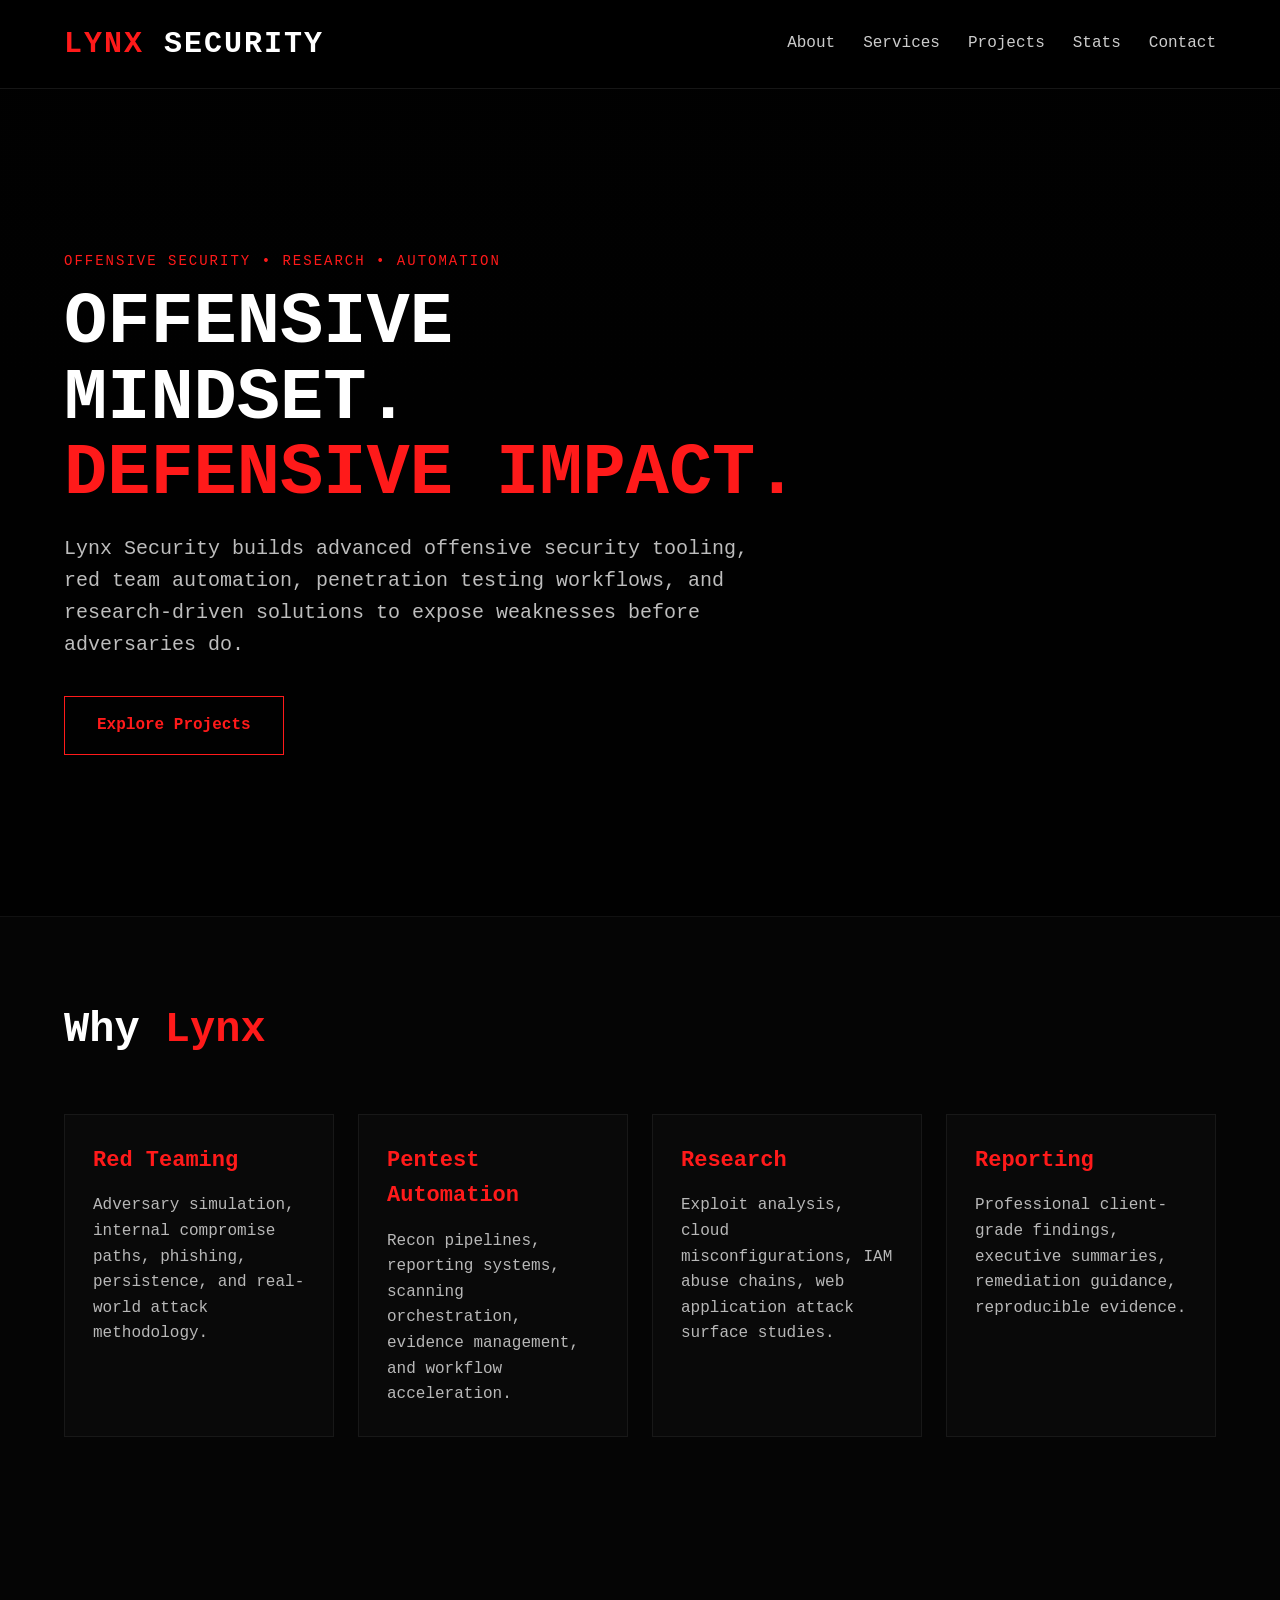
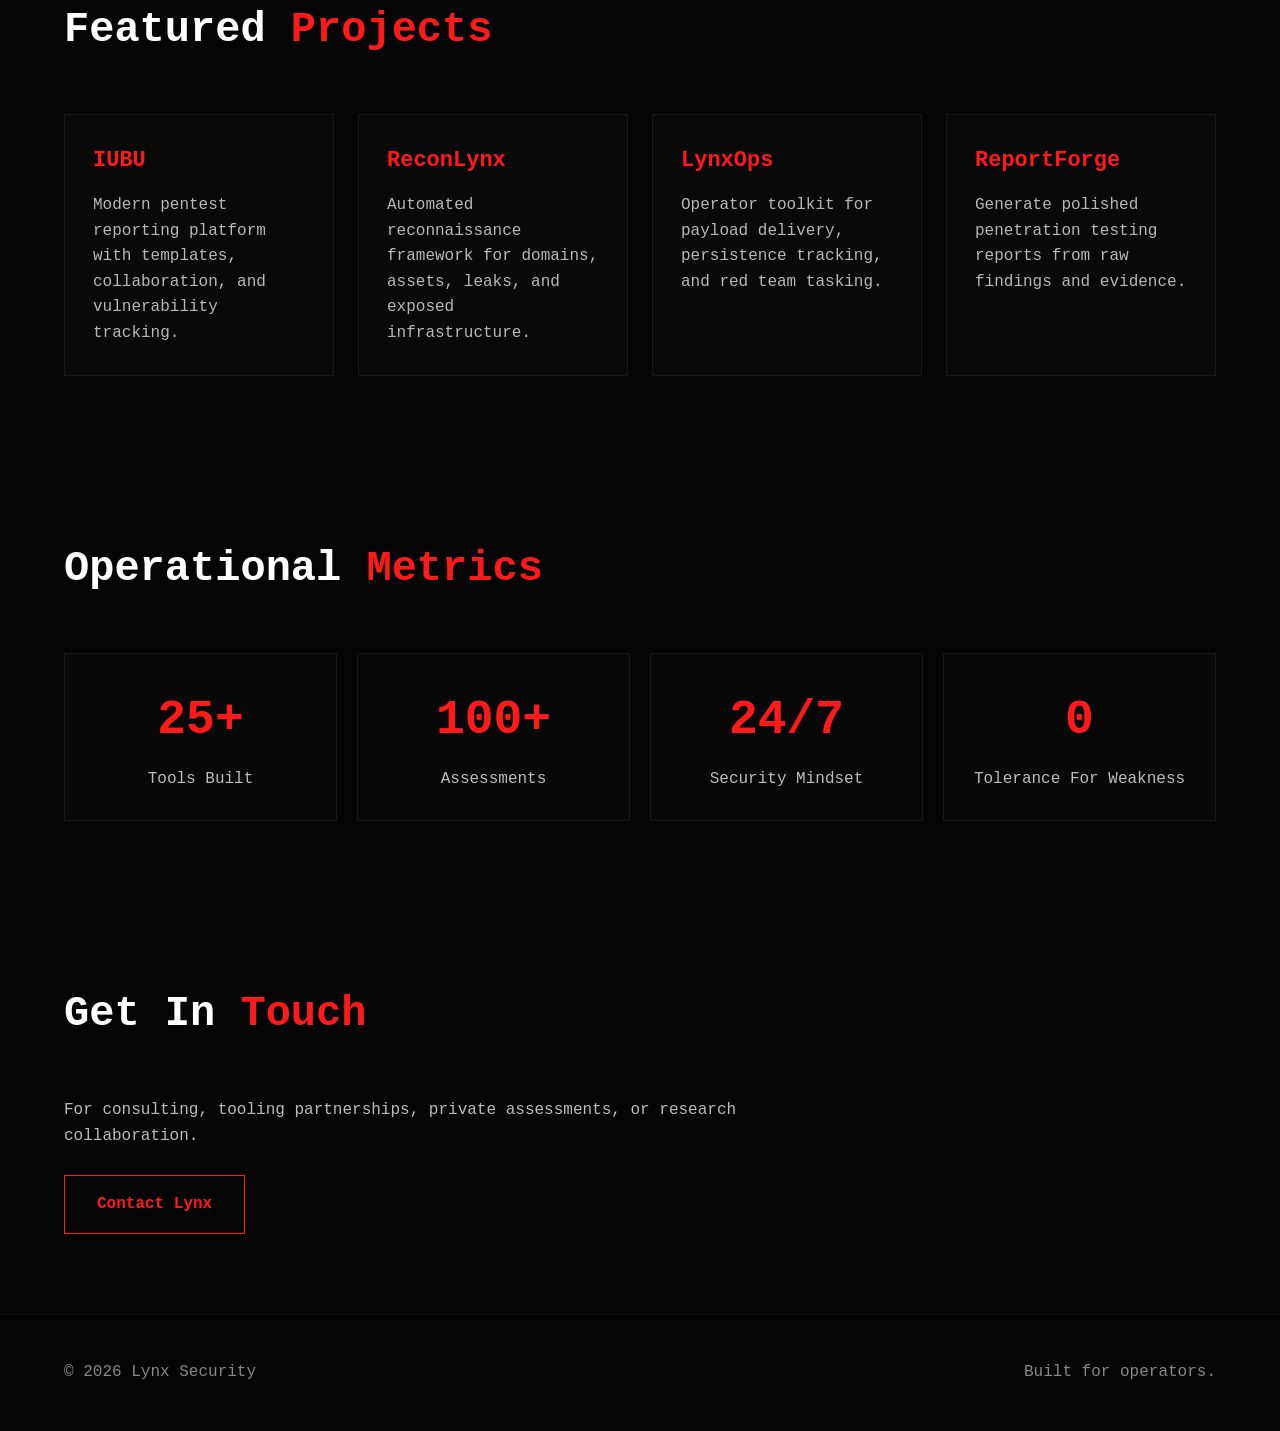
<file: index.html>
<!DOCTYPE html>
<html lang="en">
<head>
<meta charset="UTF-8">
<meta name="viewport" content="width=device-width, initial-scale=1.0">
<title>Lynx Security</title>
<style>
*{
    margin:0;
    padding:0;
    box-sizing:border-box;
}

body{
    background:#050505;
    color:#ffffff;
    font-family:Consolas, monospace;
    line-height:1.6;
}

a{
    text-decoration:none;
    color:inherit;
}

.container{
    width:90%;
    max-width:1400px;
    margin:auto;
}

header{
    border-bottom:1px solid #161616;
    background:#000;
    position:sticky;
    top:0;
    z-index:1000;
}

nav{
    display:flex;
    justify-content:space-between;
    align-items:center;
    padding:20px 0;
}

.logo{
    font-size:30px;
    font-weight:900;
    color:#ff1a1a;
    letter-spacing:2px;
}

.logo span{
    color:#fff;
}

nav ul{
    list-style:none;
    display:flex;
    gap:28px;
}

nav ul li a{
    color:#ccc;
    transition:0.2s;
}

nav ul li a:hover{
    color:#ff1a1a;
}

.hero{
    min-height:92vh;
    display:flex;
    align-items:center;
    background:
    linear-gradient(rgba(0,0,0,.75), rgba(0,0,0,.88)),
    url("https://images.unsplash.com/photo-1518770660439-4636190af475?auto=format&fit=crop&w=1600&q=80");
    background-size:cover;
    background-position:center;
    border-bottom:1px solid #111;
}

.hero-content{
    max-width:760px;
    padding:80px 0;
}

.tag{
    color:#ff1a1a;
    margin-bottom:14px;
    font-size:14px;
    letter-spacing:2px;
}

.hero h1{
    font-size:72px;
    line-height:1.05;
    margin-bottom:20px;
}

.hero h1 span{
    color:#ff1a1a;
}

.hero p{
    color:#bdbdbd;
    font-size:20px;
    max-width:700px;
    margin-bottom:35px;
}

.btn{
    display:inline-block;
    padding:16px 32px;
    border:1px solid #ff1a1a;
    color:#ff1a1a;
    font-weight:bold;
    transition:.25s;
}

.btn:hover{
    background:#ff1a1a;
    color:#000;
}

.section{
    padding:80px 0;
}

.section-title{
    font-size:42px;
    margin-bottom:50px;
}

.section-title span{
    color:#ff1a1a;
}

.grid{
    display:grid;
    grid-template-columns:repeat(auto-fit,minmax(260px,1fr));
    gap:24px;
}

.card{
    border:1px solid #181818;
    background:#090909;
    padding:28px;
    transition:.25s;
}

.card:hover{
    border-color:#ff1a1a;
    transform:translateY(-4px);
}

.card h3{
    color:#ff1a1a;
    margin-bottom:15px;
    font-size:22px;
}

.card p{
    color:#b8b8b8;
}

.stats{
    display:grid;
    grid-template-columns:repeat(auto-fit,minmax(220px,1fr));
    gap:20px;
}

.stat{
    text-align:center;
    padding:28px;
    border:1px solid #181818;
    background:#080808;
}

.stat h2{
    color:#ff1a1a;
    font-size:48px;
}

.stat p{
    color:#bcbcbc;
    margin-top:8px;
}

footer{
    border-top:1px solid #111;
    padding:45px 0;
    color:#888;
}

footer .foot{
    display:flex;
    justify-content:space-between;
    flex-wrap:wrap;
    gap:20px;
}

@media(max-width:900px){

.hero h1{
    font-size:52px;
}

nav{
    flex-direction:column;
    gap:18px;
}

nav ul{
    flex-wrap:wrap;
    justify-content:center;
}
}

@media(max-width:600px){

.hero h1{
    font-size:40px;
}

.hero p{
    font-size:17px;
}

.section-title{
    font-size:32px;
}
}
</style>
</head>
<body>

<header>
<div class="container">
<nav>
<div class="logo">LYNX <span>SECURITY</span></div>

<ul>
<li><a href="#about">About</a></li>
<li><a href="#services">Services</a></li>
<li><a href="#projects">Projects</a></li>
<li><a href="#stats">Stats</a></li>
<li><a href="#contact">Contact</a></li>
</ul>
</nav>
</div>
</header>

<section class="hero">
<div class="container">
<div class="hero-content">
<div class="tag">OFFENSIVE SECURITY • RESEARCH • AUTOMATION</div>
<h1>OFFENSIVE MINDSET.<br><span>DEFENSIVE IMPACT.</span></h1>
<p>
Lynx Security builds advanced offensive security tooling, red team automation,
penetration testing workflows, and research-driven solutions to expose weaknesses before adversaries do.
</p>
<a href="#projects" class="btn">Explore Projects</a>
</div>
</div>
</section>

<section class="section" id="about">
<div class="container">
<h2 class="section-title">Why <span>Lynx</span></h2>

<div class="grid">
<div class="card">
<h3>Red Teaming</h3>
<p>Adversary simulation, internal compromise paths, phishing, persistence, and real-world attack methodology.</p>
</div>

<div class="card">
<h3>Pentest Automation</h3>
<p>Recon pipelines, reporting systems, scanning orchestration, evidence management, and workflow acceleration.</p>
</div>

<div class="card">
<h3>Research</h3>
<p>Exploit analysis, cloud misconfigurations, IAM abuse chains, web application attack surface studies.</p>
</div>

<div class="card">
<h3>Reporting</h3>
<p>Professional client-grade findings, executive summaries, remediation guidance, reproducible evidence.</p>
</div>
</div>
</div>
</section>

<section class="section" id="projects">
<div class="container">
<h2 class="section-title">Featured <span>Projects</span></h2>

<div class="grid">
<div class="card">
<h3>IUBU</h3>
<p>Modern pentest reporting platform with templates, collaboration, and vulnerability tracking.</p>
</div>

<div class="card">
<h3>ReconLynx</h3>
<p>Automated reconnaissance framework for domains, assets, leaks, and exposed infrastructure.</p>
</div>

<div class="card">
<h3>LynxOps</h3>
<p>Operator toolkit for payload delivery, persistence tracking, and red team tasking.</p>
</div>

<div class="card">
<h3>ReportForge</h3>
<p>Generate polished penetration testing reports from raw findings and evidence.</p>
</div>
</div>
</div>
</section>

<section class="section" id="stats">
<div class="container">
<h2 class="section-title">Operational <span>Metrics</span></h2>

<div class="stats">
<div class="stat">
<h2>25+</h2>
<p>Tools Built</p>
</div>

<div class="stat">
<h2>100+</h2>
<p>Assessments</p>
</div>

<div class="stat">
<h2>24/7</h2>
<p>Security Mindset</p>
</div>

<div class="stat">
<h2>0</h2>
<p>Tolerance For Weakness</p>
</div>
</div>
</div>
</section>

<section class="section" id="contact">
<div class="container">
<h2 class="section-title">Get In <span>Touch</span></h2>
<p style="color:#bcbcbc; max-width:700px; margin-bottom:25px;">
For consulting, tooling partnerships, private assessments, or research collaboration.
</p>
<a href="mailto:contact@lynx-security.com" class="btn">Contact Lynx</a>
</div>
</section>

<footer>
<div class="container">
<div class="foot">
<div>© 2026 Lynx Security</div>
<div>Built for operators.</div>
</div>
</div>
</footer>

</body>
</html>
</file>
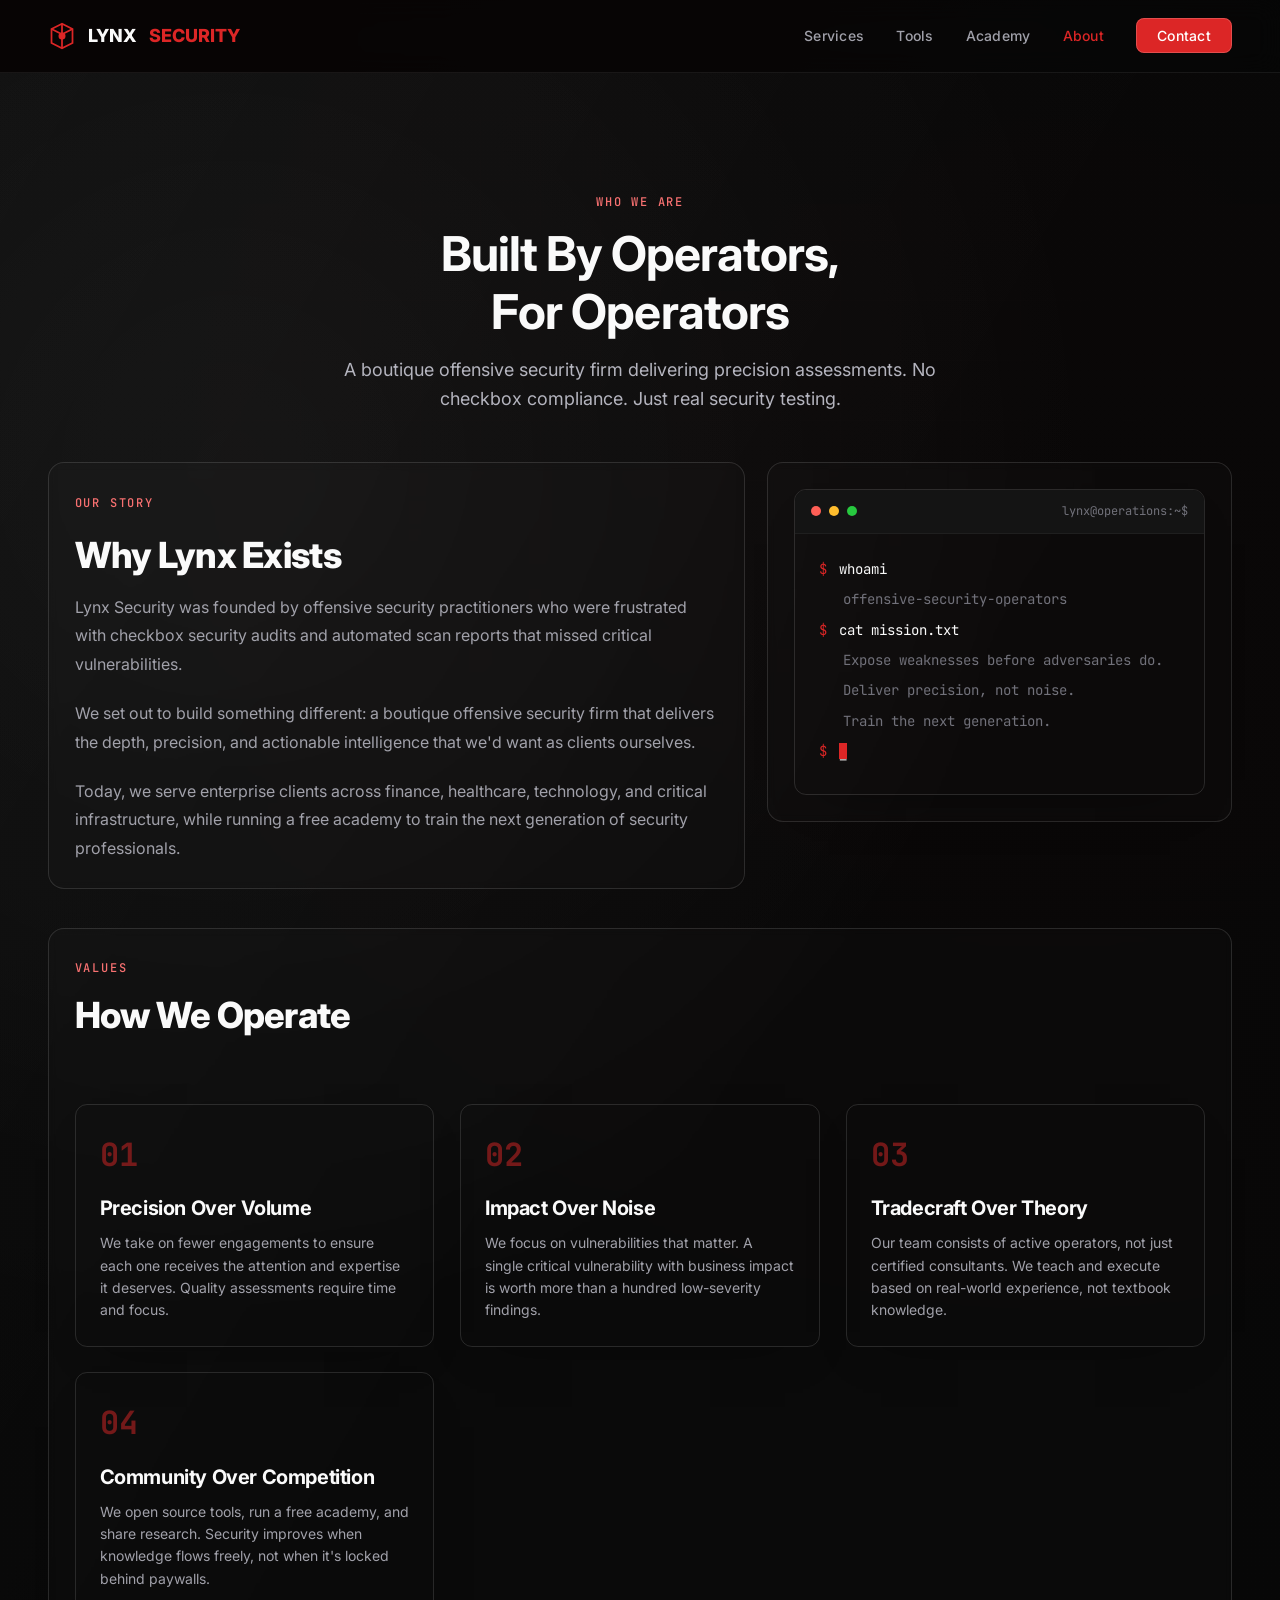
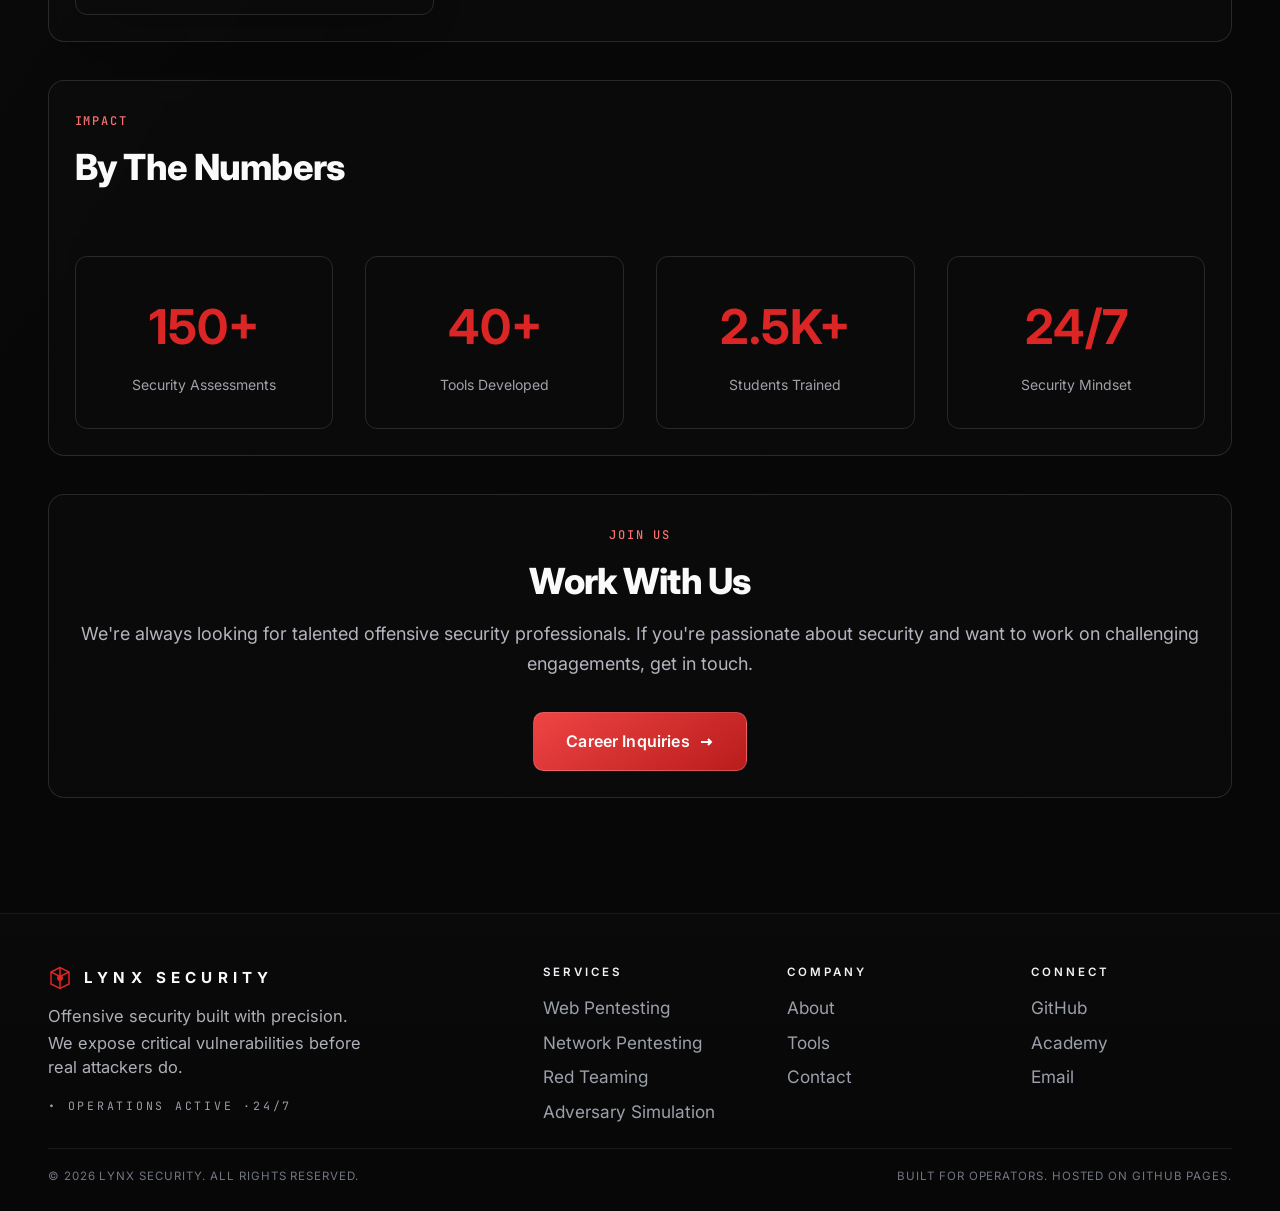
<file: pages/about.html>
<!DOCTYPE html>
<html lang="en">
<head>
    <meta charset="UTF-8">
    <meta name="viewport" content="width=device-width, initial-scale=1.0">
    <title>About | Lynx Security</title>
    <meta name="description" content="Elite offensive security firm built by operators. Learn about our mission, values, and team of professional security researchers.">
    <link rel="preconnect" href="https://fonts.googleapis.com">
    <link rel="preconnect" href="https://fonts.gstatic.com" crossorigin>
    <link href="https://fonts.googleapis.com/css2?family=Inter:wght@300;400;500;600;700;800&family=JetBrains+Mono:wght@400;500&display=swap" rel="stylesheet">
    <link rel="stylesheet" href="../css/style.css">
</head>
<body>
    <div class="grid-bg" aria-hidden="true"></div>
    
    <header class="header" id="header">
        <div class="container">
            <nav class="nav" role="navigation" aria-label="Main navigation">
                <a href="../index.html" class="logo" aria-label="Lynx Security Home">
                    <svg class="logo-icon" viewBox="0 0 32 32" fill="none" aria-hidden="true">
                        <path d="M16 2L4 8v16l12 6 12-6V8L16 2z" stroke="currentColor" stroke-width="2"/>
                        <path d="M16 2v28M4 8l12 6 12-6" stroke="currentColor" stroke-width="2"/>
                        <circle cx="16" cy="16" r="4" fill="currentColor"/>
                    </svg>
                    <span class="logo-text">LYNX</span>
                    <span class="logo-accent">SECURITY</span>
                </a>
                
                <ul class="nav-menu" role="menubar">
                    <li role="none"><a href="services.html" class="nav-link" role="menuitem">Services</a></li>
                    <li role="none"><a href="tools.html" class="nav-link" role="menuitem">Tools</a></li>
                    <li role="none"><a href="https://wiki.lynx-security.study" class="nav-link" role="menuitem">Academy</a></li>
                    <li role="none"><a href="about.html" class="nav-link is-active" role="menuitem">About</a></li>
                    <li role="none"><a href="contact.html" class="nav-link nav-link--cta" role="menuitem">Contact</a></li>
                </ul>
                
                <button class="nav-toggle" aria-label="Toggle navigation" aria-expanded="false">
                    <span></span>
                    <span></span>
                    <span></span>
                </button>
            </nav>
        </div>
    </header>

    <main>
        <section class="section about-page">
            <div class="container">
                <header class="about-page__hero reveal">
                    <span class="section-tag">Who We Are</span>
                    <h1 class="page-header__title">Built By Operators,<br>For Operators</h1>
                    <p class="page-header__subtitle">A boutique offensive security firm delivering precision assessments. No checkbox compliance. Just real security testing.</p>
                </header>

                <div class="about-page__story">
                    <div class="about-page__panel reveal">
                        <span class="section-tag">Our Story</span>
                        <h2 class="section-title">Why Lynx Exists</h2>
                        <div class="prose-stack">
                            <p>Lynx Security was founded by offensive security practitioners who were frustrated with checkbox security audits and automated scan reports that missed critical vulnerabilities.</p>
                            <p>We set out to build something different: a boutique offensive security firm that delivers the depth, precision, and actionable intelligence that we'd want as clients ourselves.</p>
                            <p>Today, we serve enterprise clients across finance, healthcare, technology, and critical infrastructure, while running a free academy to train the next generation of security professionals.</p>
                        </div>
                    </div>

                    <div class="about-page__panel reveal">
                        <div class="terminal-card">
                            <div class="terminal-header">
                                <span class="terminal-dot terminal-dot--red" aria-hidden="true"></span>
                                <span class="terminal-dot terminal-dot--yellow" aria-hidden="true"></span>
                                <span class="terminal-dot terminal-dot--green" aria-hidden="true"></span>
                                <span class="terminal-title">lynx@operations:~$</span>
                            </div>
                            <div class="terminal-body">
                                <div class="terminal-line">
                                    <span class="terminal-prompt">$</span>
                                    <span class="terminal-command">whoami</span>
                                </div>
                                <div class="terminal-line terminal-output">offensive-security-operators</div>
                                <div class="terminal-line">
                                    <span class="terminal-prompt">$</span>
                                    <span class="terminal-command">cat mission.txt</span>
                                </div>
                                <div class="terminal-line terminal-output">Expose weaknesses before adversaries do.</div>
                                <div class="terminal-line terminal-output">Deliver precision, not noise.</div>
                                <div class="terminal-line terminal-output">Train the next generation.</div>
                                <div class="terminal-line">
                                    <span class="terminal-prompt">$</span>
                                    <span class="terminal-cursor" aria-hidden="true">_</span>
                                </div>
                            </div>
                        </div>
                    </div>
                </div>

                <section class="about-page__values reveal" aria-label="Lynx values">
                    <header class="section-header">
                        <span class="section-tag">Values</span>
                        <h2 class="section-title">How We Operate</h2>
                    </header>
                    <div class="feature-grid">
                        <div class="feature-item">
                            <div class="value-item__index">01</div>
                            <h4 class="value-item__title">Precision Over Volume</h4>
                            <p class="value-item__desc">We take on fewer engagements to ensure each one receives the attention and expertise it deserves. Quality assessments require time and focus.</p>
                        </div>
                        <div class="feature-item">
                            <div class="value-item__index">02</div>
                            <h4 class="value-item__title">Impact Over Noise</h4>
                            <p class="value-item__desc">We focus on vulnerabilities that matter. A single critical vulnerability with business impact is worth more than a hundred low-severity findings.</p>
                        </div>
                        <div class="feature-item">
                            <div class="value-item__index">03</div>
                            <h4 class="value-item__title">Tradecraft Over Theory</h4>
                            <p class="value-item__desc">Our team consists of active operators, not just certified consultants. We teach and execute based on real-world experience, not textbook knowledge.</p>
                        </div>
                        <div class="feature-item">
                            <div class="value-item__index">04</div>
                            <h4 class="value-item__title">Community Over Competition</h4>
                            <p class="value-item__desc">We open source tools, run a free academy, and share research. Security improves when knowledge flows freely, not when it's locked behind paywalls.</p>
                        </div>
                    </div>
                </section>

                <section class="about-page__stats reveal" aria-label="Impact metrics">
                    <header class="section-header">
                        <span class="section-tag">Impact</span>
                        <h2 class="section-title">By The Numbers</h2>
                    </header>
                    <div class="stats-grid">
                        <div class="stat-card">
                            <div class="stat-card__value">150+</div>
                            <div class="stat-card__label">Security Assessments</div>
                        </div>
                        <div class="stat-card">
                            <div class="stat-card__value">40+</div>
                            <div class="stat-card__label">Tools Developed</div>
                        </div>
                        <div class="stat-card">
                            <div class="stat-card__value">2.5K+</div>
                            <div class="stat-card__label">Students Trained</div>
                        </div>
                        <div class="stat-card">
                            <div class="stat-card__value">24/7</div>
                            <div class="stat-card__label">Security Mindset</div>
                        </div>
                    </div>
                </section>

                <section class="about-page__cta reveal" aria-label="Work with Lynx">
                    <span class="section-tag">Join Us</span>
                    <h2 class="section-title">Work With Us</h2>
                    <p class="contact-desc">We're always looking for talented offensive security professionals. If you're passionate about security and want to work on challenging engagements, get in touch.</p>
                    <a href="contact.html" class="btn btn--primary btn--large">
                        <span>Career Inquiries</span>
                        <svg class="btn-icon" viewBox="0 0 16 16" fill="none" aria-hidden="true">
                            <path d="M3 8h10M10 5l3 3-3 3" stroke="currentColor" stroke-width="2"/>
                        </svg>
                    </a>
                </section>
            </div>
        </section>
    </main>

    <footer class="footer">
        <div class="container">
            <div class="footer-grid">
                <div class="footer-brand">
                    <a href="../index.html" class="footer-logo">
                        <svg class="footer-logo__icon" viewBox="0 0 32 32" fill="none" aria-hidden="true">
                            <path d="M16 2L4 8v16l12 6 12-6V8L16 2z" stroke="currentColor" stroke-width="2"/>
                            <path d="M16 2v28M4 8l12 6 12-6" stroke="currentColor" stroke-width="2"/>
                            <circle cx="16" cy="16" r="4" fill="currentColor"/>
                        </svg>
                        <span class="footer-logo__text">LYNX SECURITY</span>
                    </a>
                    <p class="footer-tagline">Offensive security built with precision.</p>
                </div>
                
                <nav class="footer-nav" aria-label="Footer navigation">
                    <div class="footer-nav__col">
                        <h4 class="footer-nav__title">Services</h4>
                        <ul class="footer-nav__list">
                            <li><a href="web-pentesting.html">Web Pentesting</a></li>
                            <li><a href="network-pentesting.html">Network Pentesting</a></li>
                            <li><a href="red-teaming.html">Red Teaming</a></li>
                            <li><a href="adversary-simulation.html">Adversary Simulation</a></li>
                        </ul>
                    </div>
                    <div class="footer-nav__col">
                        <h4 class="footer-nav__title">Company</h4>
                        <ul class="footer-nav__list">
                            <li><a href="about.html">About</a></li>
                            <li><a href="tools.html">Tools</a></li>
                            <li><a href="contact.html">Contact</a></li>
                        </ul>
                    </div>
                    <div class="footer-nav__col">
                        <h4 class="footer-nav__title">Connect</h4>
                        <ul class="footer-nav__list">
                            <li><a href="https://github.com/lynx-security" target="_blank" rel="noopener noreferrer">GitHub</a></li>
                            <li><a href="https://wiki.lynx-security.study">Academy</a></li>
                            <li><a href="mailto:contact@lynx-security.study">Email</a></li>
                        </ul>
                    </div>
                </nav>
            </div>
            
            <div class="footer-bottom">
                <p class="footer-copyright">© 2026 Lynx Security. All rights reserved.</p>
                <p class="footer-built">Built for operators. Hosted on GitHub Pages.</p>
            </div>
        </div>
    </footer>

    <script src="../js/main.js" defer></script>
</body>
</html>
</file>
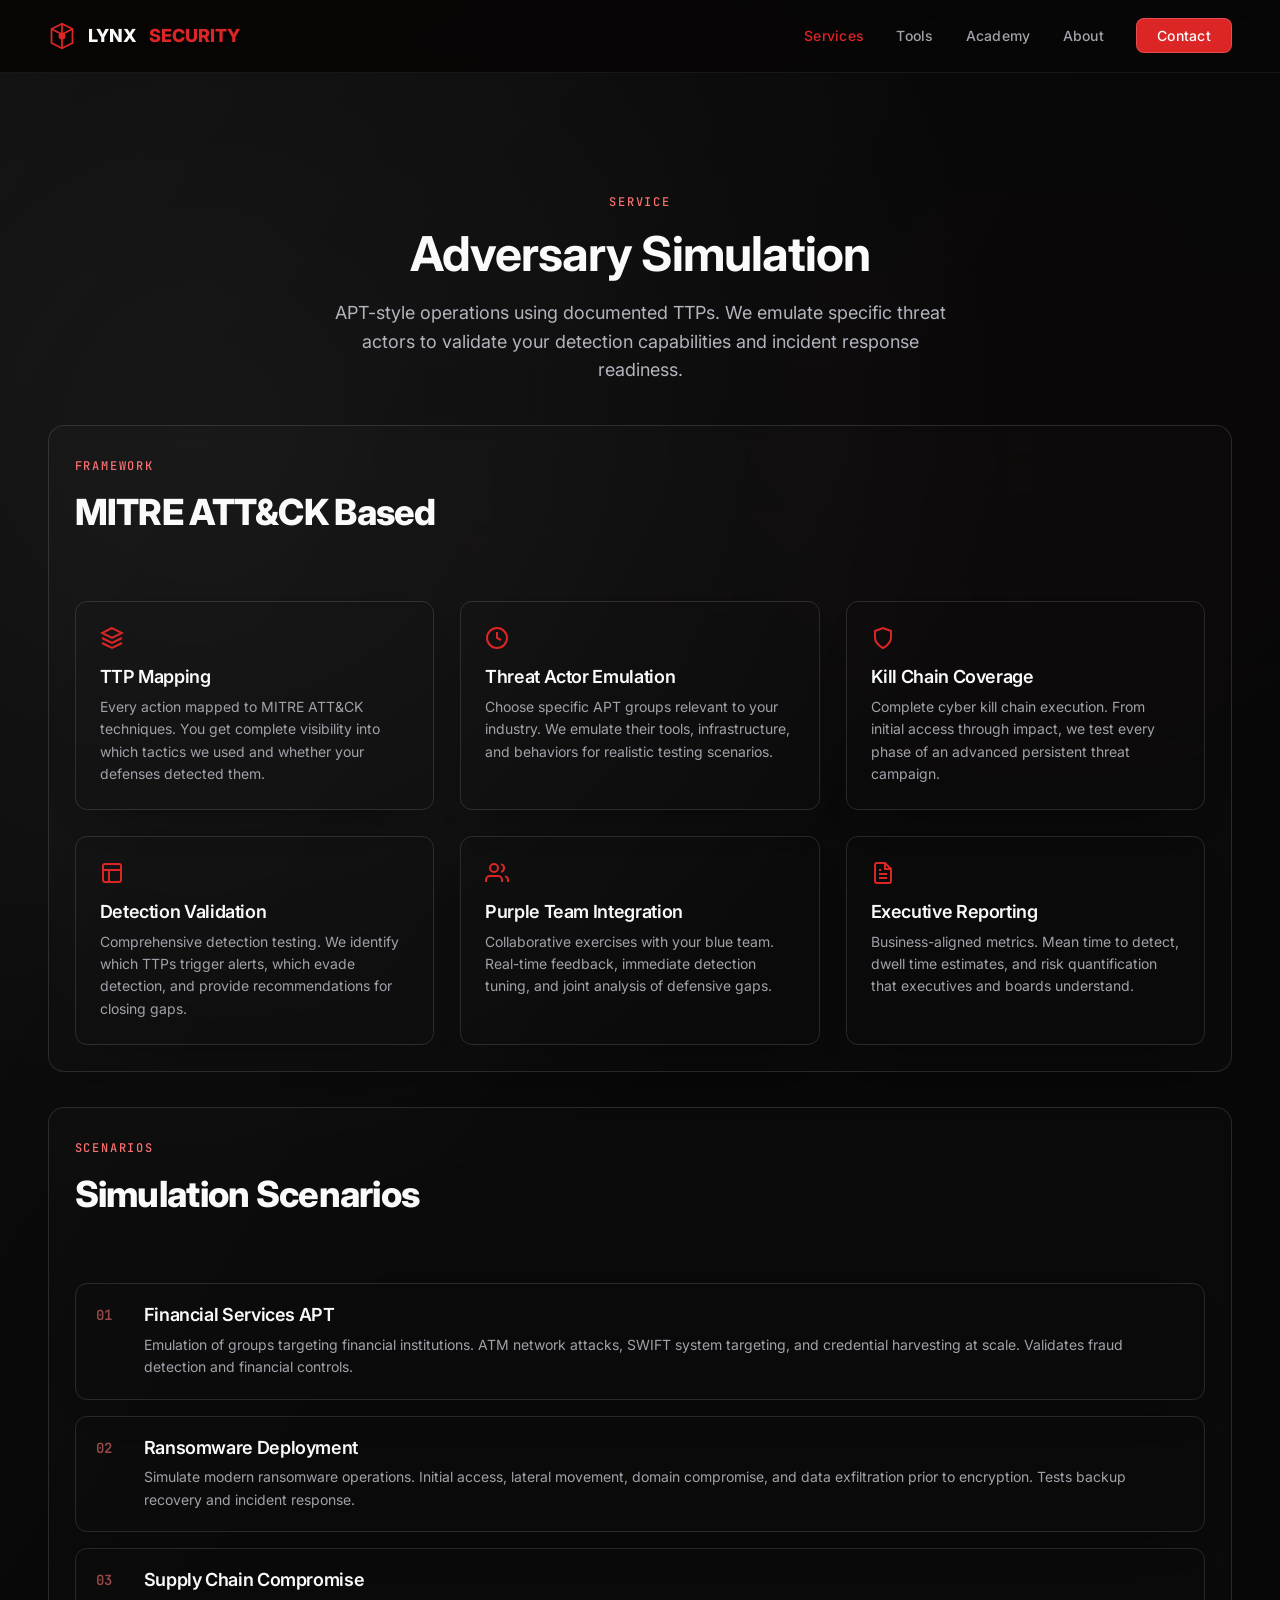
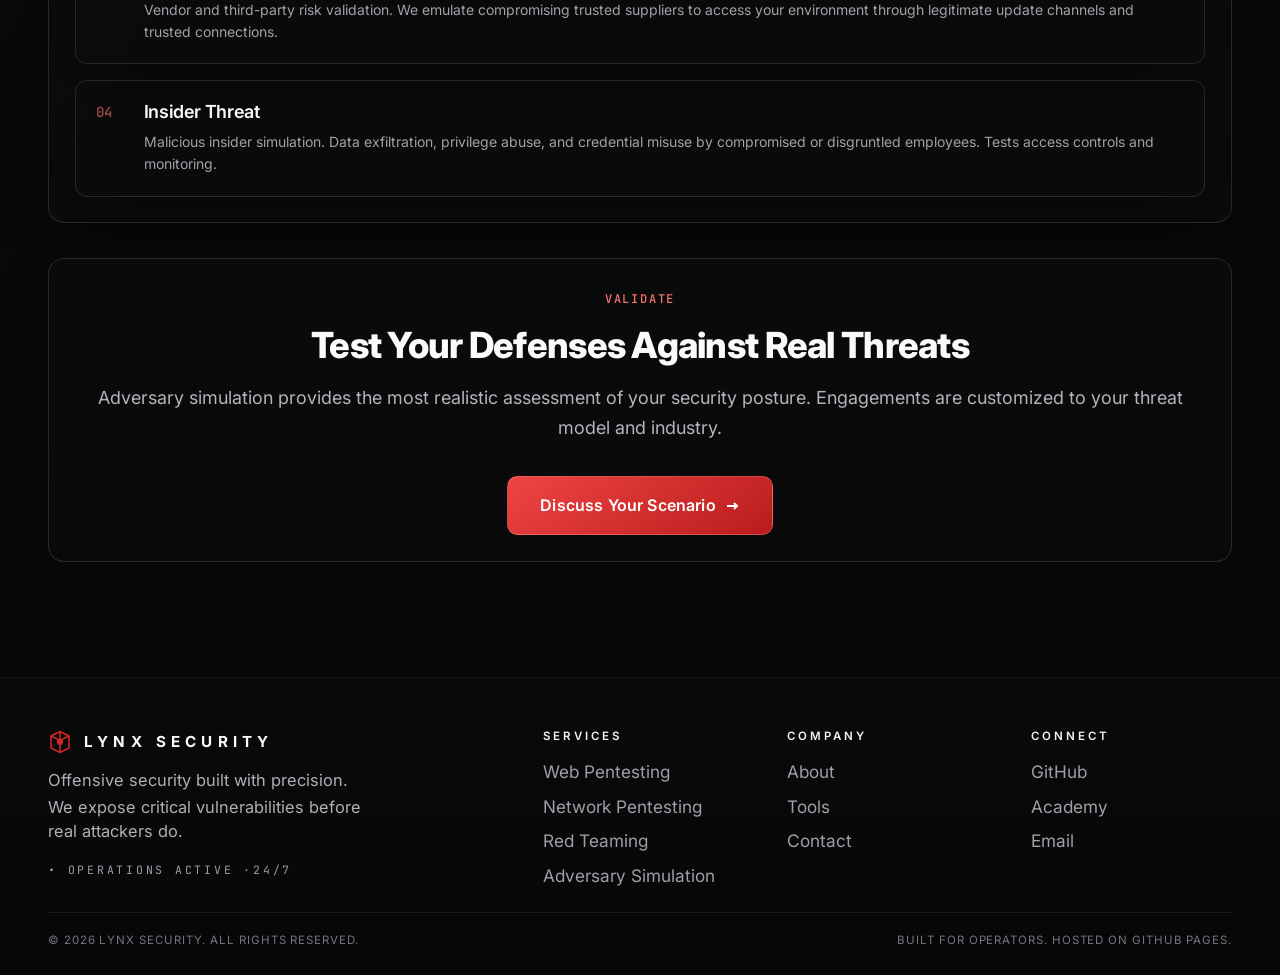
<file: pages/adversary-simulation.html>
<!DOCTYPE html>
<html lang="en">
<head>
    <meta charset="UTF-8">
    <meta name="viewport" content="width=device-width, initial-scale=1.0">
    <title>Adversary Simulation | Lynx Security</title>
    <meta name="description" content="APT-style adversary simulation using MITRE ATT&CK framework. Emulate threat actors to validate detection and response capabilities.">
    <link rel="preconnect" href="https://fonts.googleapis.com">
    <link rel="preconnect" href="https://fonts.gstatic.com" crossorigin>
    <link href="https://fonts.googleapis.com/css2?family=Inter:wght@300;400;500;600;700;800&family=JetBrains+Mono:wght@400;500&display=swap" rel="stylesheet">
    <link rel="stylesheet" href="../css/style.css">
</head>
<body>
    <div class="grid-bg" aria-hidden="true"></div>
    
    <header class="header" id="header">
        <div class="container">
            <nav class="nav" role="navigation" aria-label="Main navigation">
                <a href="../index.html" class="logo" aria-label="Lynx Security Home">
                    <svg class="logo-icon" viewBox="0 0 32 32" fill="none" aria-hidden="true">
                        <path d="M16 2L4 8v16l12 6 12-6V8L16 2z" stroke="currentColor" stroke-width="2"/>
                        <path d="M16 2v28M4 8l12 6 12-6" stroke="currentColor" stroke-width="2"/>
                        <circle cx="16" cy="16" r="4" fill="currentColor"/>
                    </svg>
                    <span class="logo-text">LYNX</span>
                    <span class="logo-accent">SECURITY</span>
                </a>
                
                <ul class="nav-menu" role="menubar">
                    <li role="none"><a href="services.html" class="nav-link is-active" role="menuitem">Services</a></li>
                    <li role="none"><a href="tools.html" class="nav-link" role="menuitem">Tools</a></li>
                    <li role="none"><a href="https://wiki.lynx-security.study" class="nav-link" role="menuitem">Academy</a></li>
                    <li role="none"><a href="about.html" class="nav-link" role="menuitem">About</a></li>
                    <li role="none"><a href="contact.html" class="nav-link nav-link--cta" role="menuitem">Contact</a></li>
                </ul>
                
                <button class="nav-toggle" aria-label="Toggle navigation" aria-expanded="false">
                    <span></span>
                    <span></span>
                    <span></span>
                </button>
            </nav>
        </div>
    </header>

    <main>
        <section class="section service-detail-page service-detail-page--adversary">
            <div class="container">
                <header class="service-detail-page__hero reveal">
                    <span class="section-tag">Service</span>
                    <h1 class="page-header__title">Adversary Simulation</h1>
                    <p class="page-header__subtitle">APT-style operations using documented TTPs. We emulate specific threat actors to validate your detection capabilities and incident response readiness.</p>
                </header>

                <section class="service-detail-page__panel reveal" aria-label="Framework">
                    <header class="section-header">
                        <span class="section-tag">Framework</span>
                        <h2 class="section-title">MITRE ATT&CK Based</h2>
                    </header>

                    <div class="feature-grid">
                    <div class="feature-item reveal">
                        <svg class="feature-item__icon" viewBox="0 0 24 24" fill="none" aria-hidden="true">
                            <path d="M12 2L2 7l10 5 10-5-10-5zM2 17l10 5 10-5M2 12l10 5 10-5" stroke="currentColor" stroke-width="2"/>
                        </svg>
                        <h4 class="feature-item__title">TTP Mapping</h4>
                        <p class="feature-item__desc">Every action mapped to MITRE ATT&CK techniques. You get complete visibility into which tactics we used and whether your defenses detected them.</p>
                    </div>
                    
                    <div class="feature-item reveal">
                        <svg class="feature-item__icon" viewBox="0 0 24 24" fill="none" aria-hidden="true">
                            <circle cx="12" cy="12" r="10" stroke="currentColor" stroke-width="2"/>
                            <path d="M12 6v6l4 2" stroke="currentColor" stroke-width="2"/>
                        </svg>
                        <h4 class="feature-item__title">Threat Actor Emulation</h4>
                        <p class="feature-item__desc">Choose specific APT groups relevant to your industry. We emulate their tools, infrastructure, and behaviors for realistic testing scenarios.</p>
                    </div>
                    
                    <div class="feature-item reveal">
                        <svg class="feature-item__icon" viewBox="0 0 24 24" fill="none" aria-hidden="true">
                            <path d="M12 22s8-4 8-10V5l-8-3-8 3v7c0 6 8 10 8 10z" stroke="currentColor" stroke-width="2"/>
                        </svg>
                        <h4 class="feature-item__title">Kill Chain Coverage</h4>
                        <p class="feature-item__desc">Complete cyber kill chain execution. From initial access through impact, we test every phase of an advanced persistent threat campaign.</p>
                    </div>
                    
                    <div class="feature-item reveal">
                        <svg class="feature-item__icon" viewBox="0 0 24 24" fill="none" aria-hidden="true">
                            <rect x="3" y="3" width="18" height="18" rx="2" stroke="currentColor" stroke-width="2"/>
                            <path d="M3 9h18M9 21V9" stroke="currentColor" stroke-width="2"/>
                        </svg>
                        <h4 class="feature-item__title">Detection Validation</h4>
                        <p class="feature-item__desc">Comprehensive detection testing. We identify which TTPs trigger alerts, which evade detection, and provide recommendations for closing gaps.</p>
                    </div>
                    
                    <div class="feature-item reveal">
                        <svg class="feature-item__icon" viewBox="0 0 24 24" fill="none" aria-hidden="true">
                            <path d="M17 21v-2a4 4 0 0 0-4-4H5a4 4 0 0 0-4 4v2" stroke="currentColor" stroke-width="2"/>
                            <circle cx="9" cy="7" r="4" stroke="currentColor" stroke-width="2"/>
                            <path d="M23 21v-2a4 4 0 0 0-3-3.87" stroke="currentColor" stroke-width="2"/>
                            <path d="M16 3.13a4 4 0 0 1 0 7.75" stroke="currentColor" stroke-width="2"/>
                        </svg>
                        <h4 class="feature-item__title">Purple Team Integration</h4>
                        <p class="feature-item__desc">Collaborative exercises with your blue team. Real-time feedback, immediate detection tuning, and joint analysis of defensive gaps.</p>
                    </div>
                    
                    <div class="feature-item reveal">
                        <svg class="feature-item__icon" viewBox="0 0 24 24" fill="none" aria-hidden="true">
                            <path d="M14 2H6a2 2 0 0 0-2 2v16a2 2 0 0 0 2 2h12a2 2 0 0 0 2-2V8z" stroke="currentColor" stroke-width="2"/>
                            <path d="M14 2v6h6M16 13H8M16 17H8M10 9H8" stroke="currentColor" stroke-width="2"/>
                        </svg>
                        <h4 class="feature-item__title">Executive Reporting</h4>
                        <p class="feature-item__desc">Business-aligned metrics. Mean time to detect, dwell time estimates, and risk quantification that executives and boards understand.</p>
                    </div>
                    </div>
                </section>

                <section class="service-detail-page__panel reveal" aria-label="Scenarios">
                    <header class="section-header">
                        <span class="section-tag">Scenarios</span>
                        <h2 class="section-title">Simulation Scenarios</h2>
                    </header>

                    <div class="list">
                    <div class="list-item reveal">
                        <span class="list-item__number">01</span>
                        <div class="list-item__content">
                            <h4 class="list-item__title">Financial Services APT</h4>
                            <p class="list-item__desc">Emulation of groups targeting financial institutions. ATM network attacks, SWIFT system targeting, and credential harvesting at scale. Validates fraud detection and financial controls.</p>
                        </div>
                    </div>
                    
                    <div class="list-item reveal">
                        <span class="list-item__number">02</span>
                        <div class="list-item__content">
                            <h4 class="list-item__title">Ransomware Deployment</h4>
                            <p class="list-item__desc">Simulate modern ransomware operations. Initial access, lateral movement, domain compromise, and data exfiltration prior to encryption. Tests backup recovery and incident response.</p>
                        </div>
                    </div>
                    
                    <div class="list-item reveal">
                        <span class="list-item__number">03</span>
                        <div class="list-item__content">
                            <h4 class="list-item__title">Supply Chain Compromise</h4>
                            <p class="list-item__desc">Vendor and third-party risk validation. We emulate compromising trusted suppliers to access your environment through legitimate update channels and trusted connections.</p>
                        </div>
                    </div>
                    
                    <div class="list-item reveal">
                        <span class="list-item__number">04</span>
                        <div class="list-item__content">
                            <h4 class="list-item__title">Insider Threat</h4>
                            <p class="list-item__desc">Malicious insider simulation. Data exfiltration, privilege abuse, and credential misuse by compromised or disgruntled employees. Tests access controls and monitoring.</p>
                        </div>
                    </div>
                    </div>
                </section>

                <section class="service-detail-page__cta reveal" aria-label="Get started">
                    <span class="section-tag">Validate</span>
                    <h2 class="section-title">Test Your Defenses Against Real Threats</h2>
                    <p class="contact-desc">Adversary simulation provides the most realistic assessment of your security posture. Engagements are customized to your threat model and industry.</p>
                    <a href="contact.html" class="btn btn--primary btn--large">
                        <span>Discuss Your Scenario</span>
                        <svg class="btn-icon" viewBox="0 0 16 16" fill="none" aria-hidden="true">
                            <path d="M3 8h10M10 5l3 3-3 3" stroke="currentColor" stroke-width="2"/>
                        </svg>
                    </a>
                </section>
            </div>
        </section>
    </main>

    <footer class="footer">
        <div class="container">
            <div class="footer-grid">
                <div class="footer-brand">
                    <a href="../index.html" class="footer-logo">
                        <svg class="footer-logo__icon" viewBox="0 0 32 32" fill="none" aria-hidden="true">
                            <path d="M16 2L4 8v16l12 6 12-6V8L16 2z" stroke="currentColor" stroke-width="2"/>
                            <path d="M16 2v28M4 8l12 6 12-6" stroke="currentColor" stroke-width="2"/>
                            <circle cx="16" cy="16" r="4" fill="currentColor"/>
                        </svg>
                        <span class="footer-logo__text">LYNX SECURITY</span>
                    </a>
                    <p class="footer-tagline">Offensive security built with precision.</p>
                </div>
                
                <nav class="footer-nav" aria-label="Footer navigation">
                    <div class="footer-nav__col">
                        <h4 class="footer-nav__title">Services</h4>
                        <ul class="footer-nav__list">
                            <li><a href="web-pentesting.html">Web Pentesting</a></li>
                            <li><a href="network-pentesting.html">Network Pentesting</a></li>
                            <li><a href="red-teaming.html">Red Teaming</a></li>
                            <li><a href="adversary-simulation.html">Adversary Simulation</a></li>
                        </ul>
                    </div>
                    <div class="footer-nav__col">
                        <h4 class="footer-nav__title">Company</h4>
                        <ul class="footer-nav__list">
                            <li><a href="about.html">About</a></li>
                            <li><a href="tools.html">Tools</a></li>
                            <li><a href="contact.html">Contact</a></li>
                        </ul>
                    </div>
                    <div class="footer-nav__col">
                        <h4 class="footer-nav__title">Connect</h4>
                        <ul class="footer-nav__list">
                            <li><a href="https://github.com/lynx-security" target="_blank" rel="noopener noreferrer">GitHub</a></li>
                            <li><a href="https://wiki.lynx-security.study">Academy</a></li>
                            <li><a href="mailto:contact@lynx-security.study">Email</a></li>
                        </ul>
                    </div>
                </nav>
            </div>
            
            <div class="footer-bottom">
                <p class="footer-copyright">© 2026 Lynx Security. All rights reserved.</p>
                <p class="footer-built">Built for operators. Hosted on GitHub Pages.</p>
            </div>
        </div>
    </footer>

    <script src="../js/main.js" defer></script>
</body>
</html>
</file>
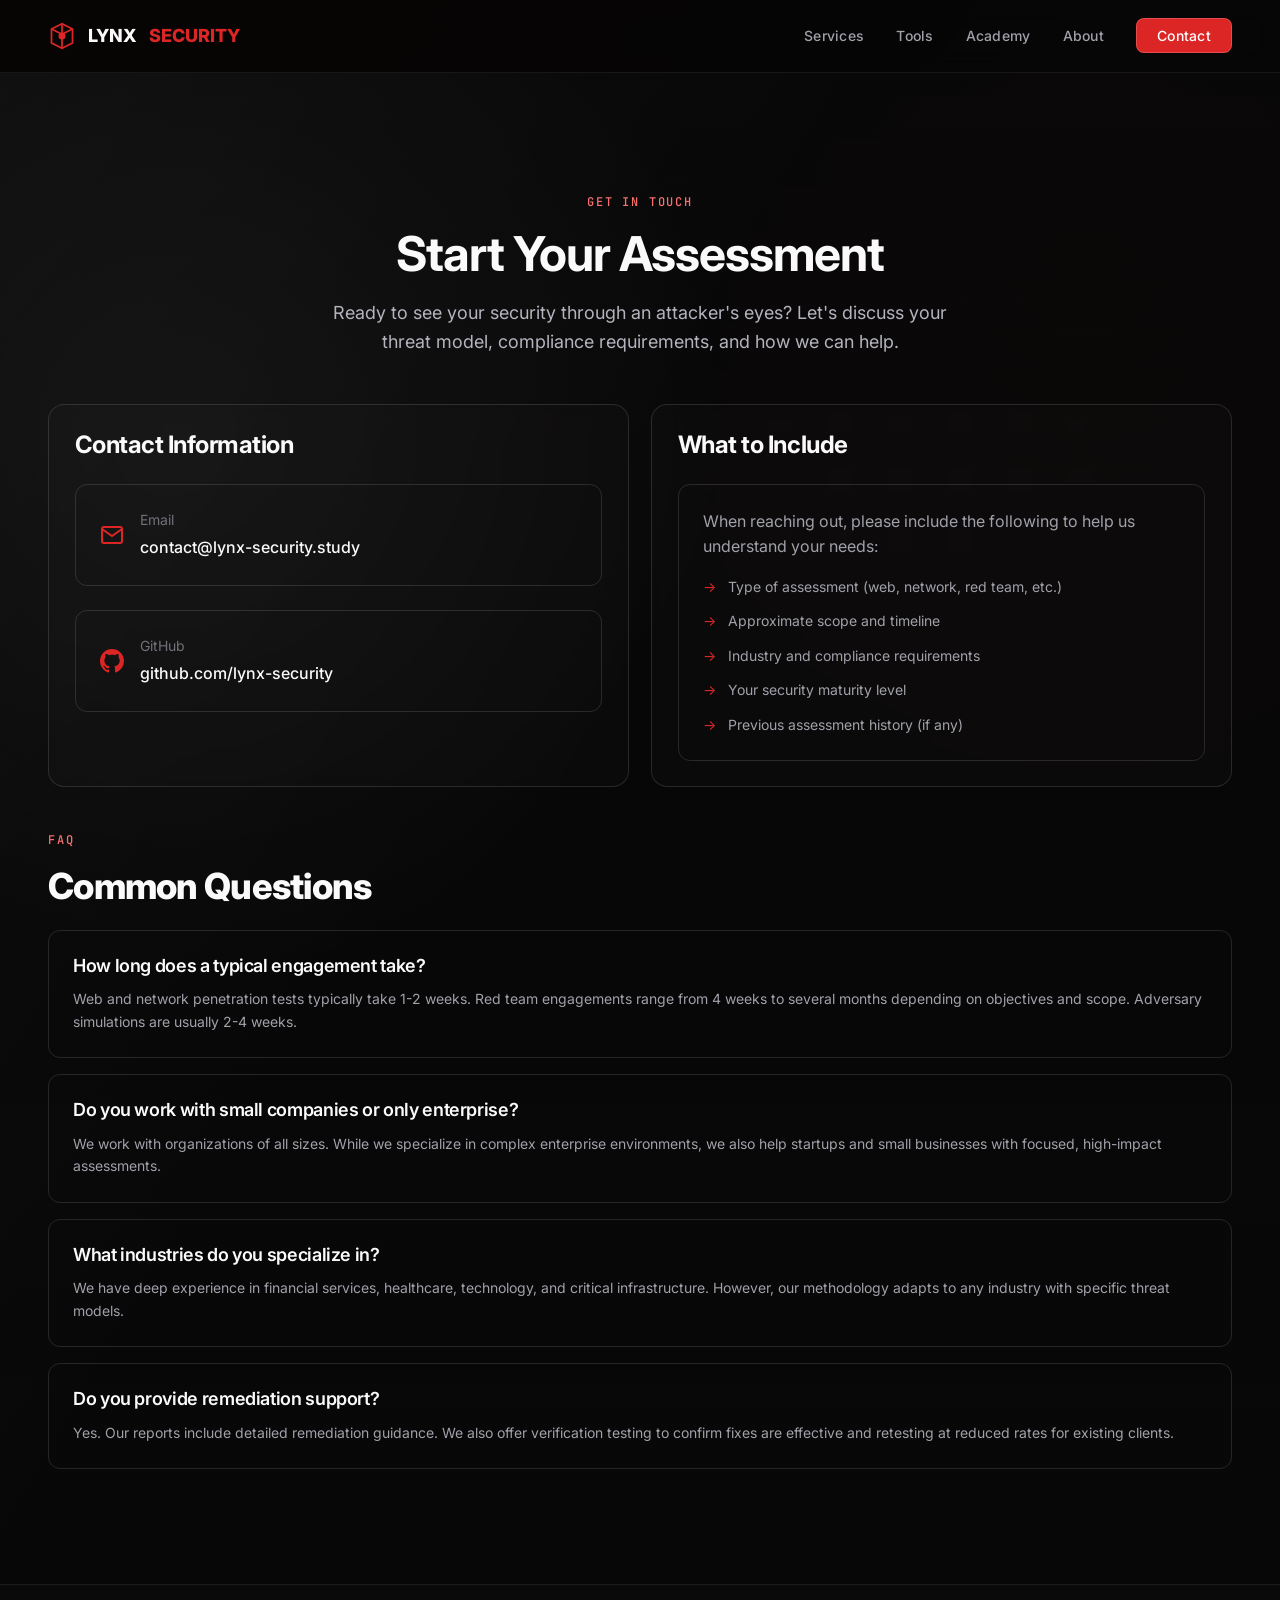
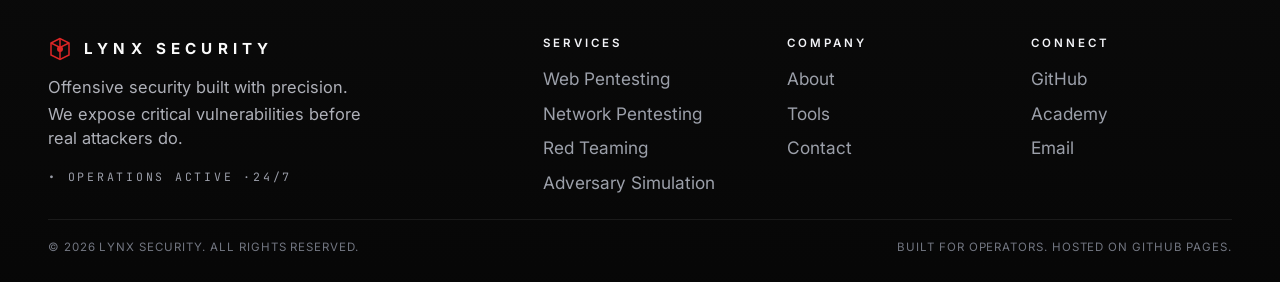
<file: pages/contact.html>
<!DOCTYPE html>
<html lang="en">
<head>
    <meta charset="UTF-8">
    <meta name="viewport" content="width=device-width, initial-scale=1.0">
    <title>Contact | Lynx Security</title>
    <meta name="description" content="Contact Lynx Security for offensive security assessments, red team operations, and security consulting. Email us or connect on GitHub.">
    <link rel="preconnect" href="https://fonts.googleapis.com">
    <link rel="preconnect" href="https://fonts.gstatic.com" crossorigin>
    <link href="https://fonts.googleapis.com/css2?family=Inter:wght@300;400;500;600;700;800&family=JetBrains+Mono:wght@400;500&display=swap" rel="stylesheet">
    <link rel="stylesheet" href="../css/style.css">
</head>
<body>
    <div class="grid-bg" aria-hidden="true"></div>
    
    <header class="header" id="header">
        <div class="container">
            <nav class="nav" role="navigation" aria-label="Main navigation">
                <a href="../index.html" class="logo" aria-label="Lynx Security Home">
                    <svg class="logo-icon" viewBox="0 0 32 32" fill="none" aria-hidden="true">
                        <path d="M16 2L4 8v16l12 6 12-6V8L16 2z" stroke="currentColor" stroke-width="2"/>
                        <path d="M16 2v28M4 8l12 6 12-6" stroke="currentColor" stroke-width="2"/>
                        <circle cx="16" cy="16" r="4" fill="currentColor"/>
                    </svg>
                    <span class="logo-text">LYNX</span>
                    <span class="logo-accent">SECURITY</span>
                </a>
                
                <ul class="nav-menu" role="menubar">
                    <li role="none"><a href="services.html" class="nav-link" role="menuitem">Services</a></li>
                    <li role="none"><a href="tools.html" class="nav-link" role="menuitem">Tools</a></li>
                    <li role="none"><a href="https://wiki.lynx-security.study" class="nav-link" role="menuitem">Academy</a></li>
                    <li role="none"><a href="about.html" class="nav-link" role="menuitem">About</a></li>
                    <li role="none"><a href="contact.html" class="nav-link nav-link--cta is-active" role="menuitem">Contact</a></li>
                </ul>
                
                <button class="nav-toggle" aria-label="Toggle navigation" aria-expanded="false">
                    <span></span>
                    <span></span>
                    <span></span>
                </button>
            </nav>
        </div>
    </header>

    <main>
        <section class="section contact-page">
            <div class="container">
                <header class="contact-page__hero reveal">
                    <span class="section-tag">Get In Touch</span>
                    <h1 class="page-header__title">Start Your Assessment</h1>
                    <p class="page-header__subtitle">Ready to see your security through an attacker's eyes? Let's discuss your threat model, compliance requirements, and how we can help.</p>
                </header>

                <div class="contact-page__grid">
                    <article class="contact-page__panel reveal">
                        <h2 class="block-title">Contact Information</h2>
                        <div class="contact-methods">
                            <a href="mailto:contact@lynx-security.study" class="contact-method">
                                <svg class="contact-method__icon" viewBox="0 0 24 24" fill="none" aria-hidden="true">
                                    <path d="M4 4h16c1.1 0 2 .9 2 2v12c0 1.1-.9 2-2 2H4c-1.1 0-2-.9-2-2V6c0-1.1.9-2 2-2z" stroke="currentColor" stroke-width="2"/>
                                    <path d="M22 6l-10 7L2 6" stroke="currentColor" stroke-width="2"/>
                                </svg>
                                <div>
                                    <div class="contact-method__label">Email</div>
                                    <div class="contact-method__value">contact@lynx-security.study</div>
                                </div>
                            </a>

                            <a href="https://github.com/lynx-security" target="_blank" rel="noopener noreferrer" class="contact-method">
                                <svg class="contact-method__icon" viewBox="0 0 24 24" fill="currentColor" aria-hidden="true">
                                    <path d="M12 0C5.37 0 0 5.37 0 12c0 5.31 3.435 9.795 8.205 11.385.6.105.825-.255.825-.57 0-.285-.015-1.23-.015-2.235-3.015.555-3.795-.735-4.035-1.41-.135-.345-.72-1.41-1.23-1.695-.42-.225-1.02-.78-.015-.795.945-.015 1.62.87 1.845 1.23 1.08 1.815 2.805 1.305 3.495.99.105-.78.42-1.305.765-1.605-2.67-.3-5.46-1.335-5.46-5.925 0-1.305.465-2.385 1.23-3.225-.12-.3-.54-1.53.12-3.18 0 0 1.005-.315 3.3 1.23.96-.27 1.98-.405 3-.405s2.04.135 3 .405c2.295-1.56 3.3-1.23 3.3-1.23.66 1.65.24 2.88.12 3.18.765.84 1.23 1.905 1.23 3.225 0 4.605-2.805 5.625-5.475 5.925.435.375.81 1.095.81 2.22 0 1.605-.015 2.895-.015 3.3 0 .315.225.69.825.57A12.02 12.02 0 0 0 24 12c0-6.63-5.37-12-12-12z"/>
                                </svg>
                                <div>
                                    <div class="contact-method__label">GitHub</div>
                                    <div class="contact-method__value">github.com/lynx-security</div>
                                </div>
                            </a>
                        </div>
                    </article>

                    <article class="contact-page__panel reveal">
                        <h2 class="block-title">What to Include</h2>
                        <div class="info-card">
                            <p class="info-card__desc">When reaching out, please include the following to help us understand your needs:</p>
                            <ul class="checklist">
                                <li><span>Type of assessment (web, network, red team, etc.)</span></li>
                                <li><span>Approximate scope and timeline</span></li>
                                <li><span>Industry and compliance requirements</span></li>
                                <li><span>Your security maturity level</span></li>
                                <li><span>Previous assessment history (if any)</span></li>
                            </ul>
                        </div>
                    </article>
                </div>

                <div class="contact-page__faq reveal">
                    <header class="section-header">
                        <span class="section-tag">FAQ</span>
                        <h2 class="section-title">Common Questions</h2>
                    </header>

                    <div class="faq-list">
                        <div class="faq-item">
                            <h4 class="faq-item__q">How long does a typical engagement take?</h4>
                            <p class="faq-item__a">Web and network penetration tests typically take 1-2 weeks. Red team engagements range from 4 weeks to several months depending on objectives and scope. Adversary simulations are usually 2-4 weeks.</p>
                        </div>

                        <div class="faq-item">
                            <h4 class="faq-item__q">Do you work with small companies or only enterprise?</h4>
                            <p class="faq-item__a">We work with organizations of all sizes. While we specialize in complex enterprise environments, we also help startups and small businesses with focused, high-impact assessments.</p>
                        </div>

                        <div class="faq-item">
                            <h4 class="faq-item__q">What industries do you specialize in?</h4>
                            <p class="faq-item__a">We have deep experience in financial services, healthcare, technology, and critical infrastructure. However, our methodology adapts to any industry with specific threat models.</p>
                        </div>

                        <div class="faq-item">
                            <h4 class="faq-item__q">Do you provide remediation support?</h4>
                            <p class="faq-item__a">Yes. Our reports include detailed remediation guidance. We also offer verification testing to confirm fixes are effective and retesting at reduced rates for existing clients.</p>
                        </div>
                    </div>
                </div>
            </div>
        </section>
    </main>

    <footer class="footer">
        <div class="container">
            <div class="footer-grid">
                <div class="footer-brand">
                    <a href="../index.html" class="footer-logo">
                        <svg class="footer-logo__icon" viewBox="0 0 32 32" fill="none" aria-hidden="true">
                            <path d="M16 2L4 8v16l12 6 12-6V8L16 2z" stroke="currentColor" stroke-width="2"/>
                            <path d="M16 2v28M4 8l12 6 12-6" stroke="currentColor" stroke-width="2"/>
                            <circle cx="16" cy="16" r="4" fill="currentColor"/>
                        </svg>
                        <span class="footer-logo__text">LYNX SECURITY</span>
                    </a>
                    <p class="footer-tagline">Offensive security built with precision.</p>
                </div>
                
                <nav class="footer-nav" aria-label="Footer navigation">
                    <div class="footer-nav__col">
                        <h4 class="footer-nav__title">Services</h4>
                        <ul class="footer-nav__list">
                            <li><a href="web-pentesting.html">Web Pentesting</a></li>
                            <li><a href="network-pentesting.html">Network Pentesting</a></li>
                            <li><a href="red-teaming.html">Red Teaming</a></li>
                            <li><a href="adversary-simulation.html">Adversary Simulation</a></li>
                        </ul>
                    </div>
                    <div class="footer-nav__col">
                        <h4 class="footer-nav__title">Company</h4>
                        <ul class="footer-nav__list">
                            <li><a href="about.html">About</a></li>
                            <li><a href="tools.html">Tools</a></li>
                            <li><a href="contact.html">Contact</a></li>
                        </ul>
                    </div>
                    <div class="footer-nav__col">
                        <h4 class="footer-nav__title">Connect</h4>
                        <ul class="footer-nav__list">
                            <li><a href="https://github.com/lynx-security" target="_blank" rel="noopener noreferrer">GitHub</a></li>
                            <li><a href="https://wiki.lynx-security.study">Academy</a></li>
                            <li><a href="mailto:contact@lynx-security.study">Email</a></li>
                        </ul>
                    </div>
                </nav>
            </div>
            
            <div class="footer-bottom">
                <p class="footer-copyright">© 2026 Lynx Security. All rights reserved.</p>
                <p class="footer-built">Built for operators. Hosted on GitHub Pages.</p>
            </div>
        </div>
    </footer>

    <script src="../js/main.js" defer></script>
</body>
</html>
</file>
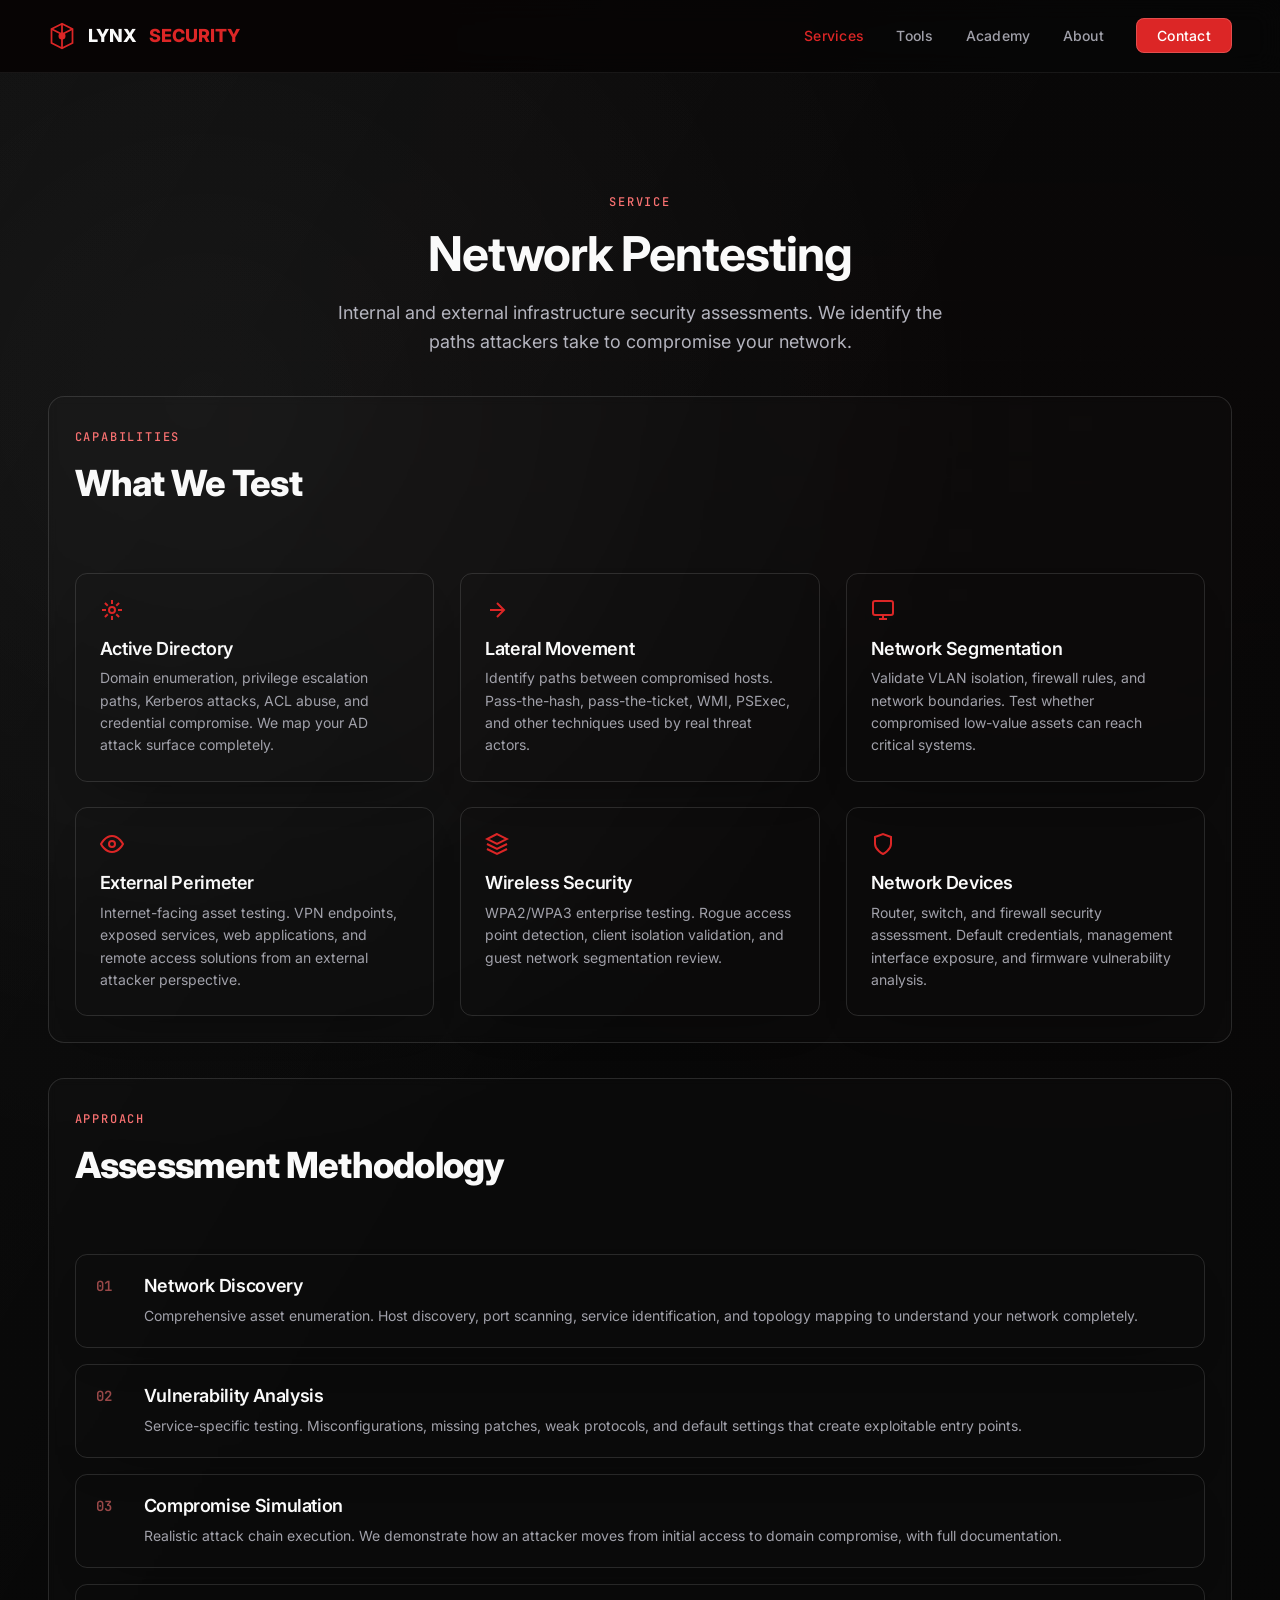
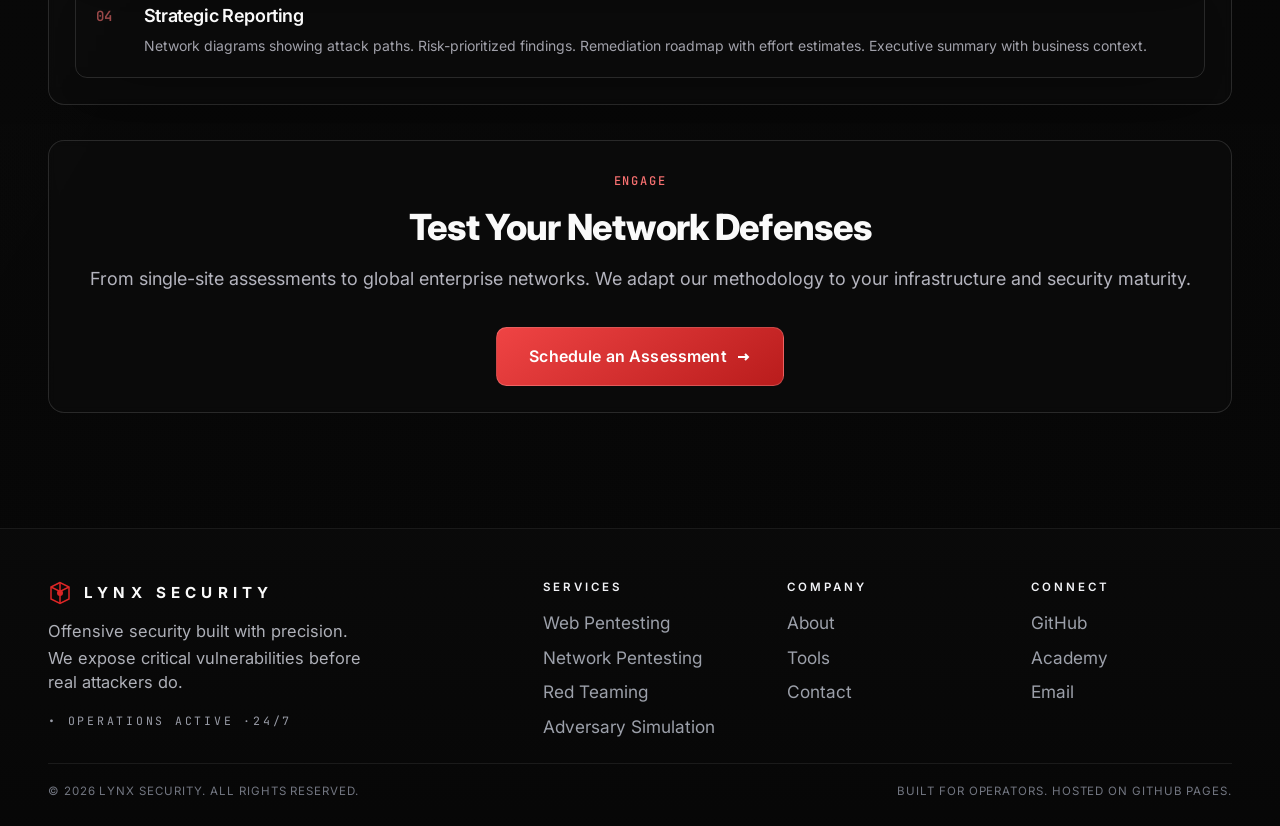
<file: pages/network-pentesting.html>
<!DOCTYPE html>
<html lang="en">
<head>
    <meta charset="UTF-8">
    <meta name="viewport" content="width=device-width, initial-scale=1.0">
    <title>Network Pentesting | Lynx Security</title>
    <meta name="description" content="Professional network penetration testing. Active Directory exploitation, lateral movement, infrastructure assessment, and wireless security.">
    <link rel="preconnect" href="https://fonts.googleapis.com">
    <link rel="preconnect" href="https://fonts.gstatic.com" crossorigin>
    <link href="https://fonts.googleapis.com/css2?family=Inter:wght@300;400;500;600;700;800&family=JetBrains+Mono:wght@400;500&display=swap" rel="stylesheet">
    <link rel="stylesheet" href="../css/style.css">
</head>
<body>
    <div class="grid-bg" aria-hidden="true"></div>
    
    <header class="header" id="header">
        <div class="container">
            <nav class="nav" role="navigation" aria-label="Main navigation">
                <a href="../index.html" class="logo" aria-label="Lynx Security Home">
                    <svg class="logo-icon" viewBox="0 0 32 32" fill="none" aria-hidden="true">
                        <path d="M16 2L4 8v16l12 6 12-6V8L16 2z" stroke="currentColor" stroke-width="2"/>
                        <path d="M16 2v28M4 8l12 6 12-6" stroke="currentColor" stroke-width="2"/>
                        <circle cx="16" cy="16" r="4" fill="currentColor"/>
                    </svg>
                    <span class="logo-text">LYNX</span>
                    <span class="logo-accent">SECURITY</span>
                </a>
                
                <ul class="nav-menu" role="menubar">
                    <li role="none"><a href="services.html" class="nav-link is-active" role="menuitem">Services</a></li>
                    <li role="none"><a href="tools.html" class="nav-link" role="menuitem">Tools</a></li>
                    <li role="none"><a href="https://wiki.lynx-security.study" class="nav-link" role="menuitem">Academy</a></li>
                    <li role="none"><a href="about.html" class="nav-link" role="menuitem">About</a></li>
                    <li role="none"><a href="contact.html" class="nav-link nav-link--cta" role="menuitem">Contact</a></li>
                </ul>
                
                <button class="nav-toggle" aria-label="Toggle navigation" aria-expanded="false">
                    <span></span>
                    <span></span>
                    <span></span>
                </button>
            </nav>
        </div>
    </header>

    <main>
        <section class="section service-detail-page service-detail-page--network">
            <div class="container">
                <header class="service-detail-page__hero reveal">
                    <span class="section-tag">Service</span>
                    <h1 class="page-header__title">Network Pentesting</h1>
                    <p class="page-header__subtitle">Internal and external infrastructure security assessments. We identify the paths attackers take to compromise your network.</p>
                </header>

                <section class="service-detail-page__panel reveal" aria-label="Capabilities">
                    <header class="section-header">
                        <span class="section-tag">Capabilities</span>
                        <h2 class="section-title">What We Test</h2>
                    </header>

                    <div class="feature-grid">
                    <div class="feature-item reveal">
                        <svg class="feature-item__icon" viewBox="0 0 24 24" fill="none" aria-hidden="true">
                            <circle cx="12" cy="12" r="3" stroke="currentColor" stroke-width="2"/>
                            <path d="M12 2v4M12 18v4M4.93 4.93l2.83 2.83M16.24 16.24l2.83 2.83M2 12h4M18 12h4M4.93 19.07l2.83-2.83M16.24 7.76l2.83-2.83" stroke="currentColor" stroke-width="2"/>
                        </svg>
                        <h4 class="feature-item__title">Active Directory</h4>
                        <p class="feature-item__desc">Domain enumeration, privilege escalation paths, Kerberos attacks, ACL abuse, and credential compromise. We map your AD attack surface completely.</p>
                    </div>
                    
                    <div class="feature-item reveal">
                        <svg class="feature-item__icon" viewBox="0 0 24 24" fill="none" aria-hidden="true">
                            <path d="M5 12h14M12 5l7 7-7 7" stroke="currentColor" stroke-width="2"/>
                        </svg>
                        <h4 class="feature-item__title">Lateral Movement</h4>
                        <p class="feature-item__desc">Identify paths between compromised hosts. Pass-the-hash, pass-the-ticket, WMI, PSExec, and other techniques used by real threat actors.</p>
                    </div>
                    
                    <div class="feature-item reveal">
                        <svg class="feature-item__icon" viewBox="0 0 24 24" fill="none" aria-hidden="true">
                            <rect x="2" y="3" width="20" height="14" rx="2" stroke="currentColor" stroke-width="2"/>
                            <line x1="8" y1="21" x2="16" y2="21" stroke="currentColor" stroke-width="2"/>
                            <line x1="12" y1="17" x2="12" y2="21" stroke="currentColor" stroke-width="2"/>
                        </svg>
                        <h4 class="feature-item__title">Network Segmentation</h4>
                        <p class="feature-item__desc">Validate VLAN isolation, firewall rules, and network boundaries. Test whether compromised low-value assets can reach critical systems.</p>
                    </div>
                    
                    <div class="feature-item reveal">
                        <svg class="feature-item__icon" viewBox="0 0 24 24" fill="none" aria-hidden="true">
                            <path d="M1 12s4-8 11-8 11 8 11 8-4 8-11 8-11-8-11-8z" stroke="currentColor" stroke-width="2"/>
                            <circle cx="12" cy="12" r="3" stroke="currentColor" stroke-width="2"/>
                        </svg>
                        <h4 class="feature-item__title">External Perimeter</h4>
                        <p class="feature-item__desc">Internet-facing asset testing. VPN endpoints, exposed services, web applications, and remote access solutions from an external attacker perspective.</p>
                    </div>
                    
                    <div class="feature-item reveal">
                        <svg class="feature-item__icon" viewBox="0 0 24 24" fill="none" aria-hidden="true">
                            <path d="M12 2L2 7l10 5 10-5-10-5zM2 17l10 5 10-5M2 12l10 5 10-5" stroke="currentColor" stroke-width="2"/>
                        </svg>
                        <h4 class="feature-item__title">Wireless Security</h4>
                        <p class="feature-item__desc">WPA2/WPA3 enterprise testing. Rogue access point detection, client isolation validation, and guest network segmentation review.</p>
                    </div>
                    
                    <div class="feature-item reveal">
                        <svg class="feature-item__icon" viewBox="0 0 24 24" fill="none" aria-hidden="true">
                            <path d="M12 22s8-4 8-10V5l-8-3-8 3v7c0 6 8 10 8 10z" stroke="currentColor" stroke-width="2"/>
                        </svg>
                        <h4 class="feature-item__title">Network Devices</h4>
                        <p class="feature-item__desc">Router, switch, and firewall security assessment. Default credentials, management interface exposure, and firmware vulnerability analysis.</p>
                    </div>
                    </div>
                </section>

                <section class="service-detail-page__panel reveal" aria-label="Approach">
                    <header class="section-header">
                        <span class="section-tag">Approach</span>
                        <h2 class="section-title">Assessment Methodology</h2>
                    </header>
                
                    <div class="list">
                    <div class="list-item reveal">
                        <span class="list-item__number">01</span>
                        <div class="list-item__content">
                            <h4 class="list-item__title">Network Discovery</h4>
                            <p class="list-item__desc">Comprehensive asset enumeration. Host discovery, port scanning, service identification, and topology mapping to understand your network completely.</p>
                        </div>
                    </div>
                    
                    <div class="list-item reveal">
                        <span class="list-item__number">02</span>
                        <div class="list-item__content">
                            <h4 class="list-item__title">Vulnerability Analysis</h4>
                            <p class="list-item__desc">Service-specific testing. Misconfigurations, missing patches, weak protocols, and default settings that create exploitable entry points.</p>
                        </div>
                    </div>
                    
                    <div class="list-item reveal">
                        <span class="list-item__number">03</span>
                        <div class="list-item__content">
                            <h4 class="list-item__title">Compromise Simulation</h4>
                            <p class="list-item__desc">Realistic attack chain execution. We demonstrate how an attacker moves from initial access to domain compromise, with full documentation.</p>
                        </div>
                    </div>
                    
                    <div class="list-item reveal">
                        <span class="list-item__number">04</span>
                        <div class="list-item__content">
                            <h4 class="list-item__title">Strategic Reporting</h4>
                            <p class="list-item__desc">Network diagrams showing attack paths. Risk-prioritized findings. Remediation roadmap with effort estimates. Executive summary with business context.</p>
                        </div>
                    </div>
                    </div>
                </section>

                <section class="service-detail-page__cta reveal" aria-label="Get started">
                    <span class="section-tag">Engage</span>
                    <h2 class="section-title">Test Your Network Defenses</h2>
                    <p class="contact-desc">From single-site assessments to global enterprise networks. We adapt our methodology to your infrastructure and security maturity.</p>
                    <a href="contact.html" class="btn btn--primary btn--large">
                        <span>Schedule an Assessment</span>
                        <svg class="btn-icon" viewBox="0 0 16 16" fill="none" aria-hidden="true">
                            <path d="M3 8h10M10 5l3 3-3 3" stroke="currentColor" stroke-width="2"/>
                        </svg>
                    </a>
                </section>
            </div>
        </section>
    </main>

    <footer class="footer">
        <div class="container">
            <div class="footer-grid">
                <div class="footer-brand">
                    <a href="../index.html" class="footer-logo">
                        <svg class="footer-logo__icon" viewBox="0 0 32 32" fill="none" aria-hidden="true">
                            <path d="M16 2L4 8v16l12 6 12-6V8L16 2z" stroke="currentColor" stroke-width="2"/>
                            <path d="M16 2v28M4 8l12 6 12-6" stroke="currentColor" stroke-width="2"/>
                            <circle cx="16" cy="16" r="4" fill="currentColor"/>
                        </svg>
                        <span class="footer-logo__text">LYNX SECURITY</span>
                    </a>
                    <p class="footer-tagline">Offensive security built with precision.</p>
                </div>
                
                <nav class="footer-nav" aria-label="Footer navigation">
                    <div class="footer-nav__col">
                        <h4 class="footer-nav__title">Services</h4>
                        <ul class="footer-nav__list">
                            <li><a href="web-pentesting.html">Web Pentesting</a></li>
                            <li><a href="network-pentesting.html">Network Pentesting</a></li>
                            <li><a href="red-teaming.html">Red Teaming</a></li>
                            <li><a href="adversary-simulation.html">Adversary Simulation</a></li>
                        </ul>
                    </div>
                    <div class="footer-nav__col">
                        <h4 class="footer-nav__title">Company</h4>
                        <ul class="footer-nav__list">
                            <li><a href="about.html">About</a></li>
                            <li><a href="tools.html">Tools</a></li>
                            <li><a href="contact.html">Contact</a></li>
                        </ul>
                    </div>
                    <div class="footer-nav__col">
                        <h4 class="footer-nav__title">Connect</h4>
                        <ul class="footer-nav__list">
                            <li><a href="https://github.com/lynx-security" target="_blank" rel="noopener noreferrer">GitHub</a></li>
                            <li><a href="https://wiki.lynx-security.study">Academy</a></li>
                            <li><a href="mailto:contact@lynx-security.study">Email</a></li>
                        </ul>
                    </div>
                </nav>
            </div>
            
            <div class="footer-bottom">
                <p class="footer-copyright">© 2026 Lynx Security. All rights reserved.</p>
                <p class="footer-built">Built for operators. Hosted on GitHub Pages.</p>
            </div>
        </div>
    </footer>

    <script src="../js/main.js" defer></script>
</body>
</html>
</file>
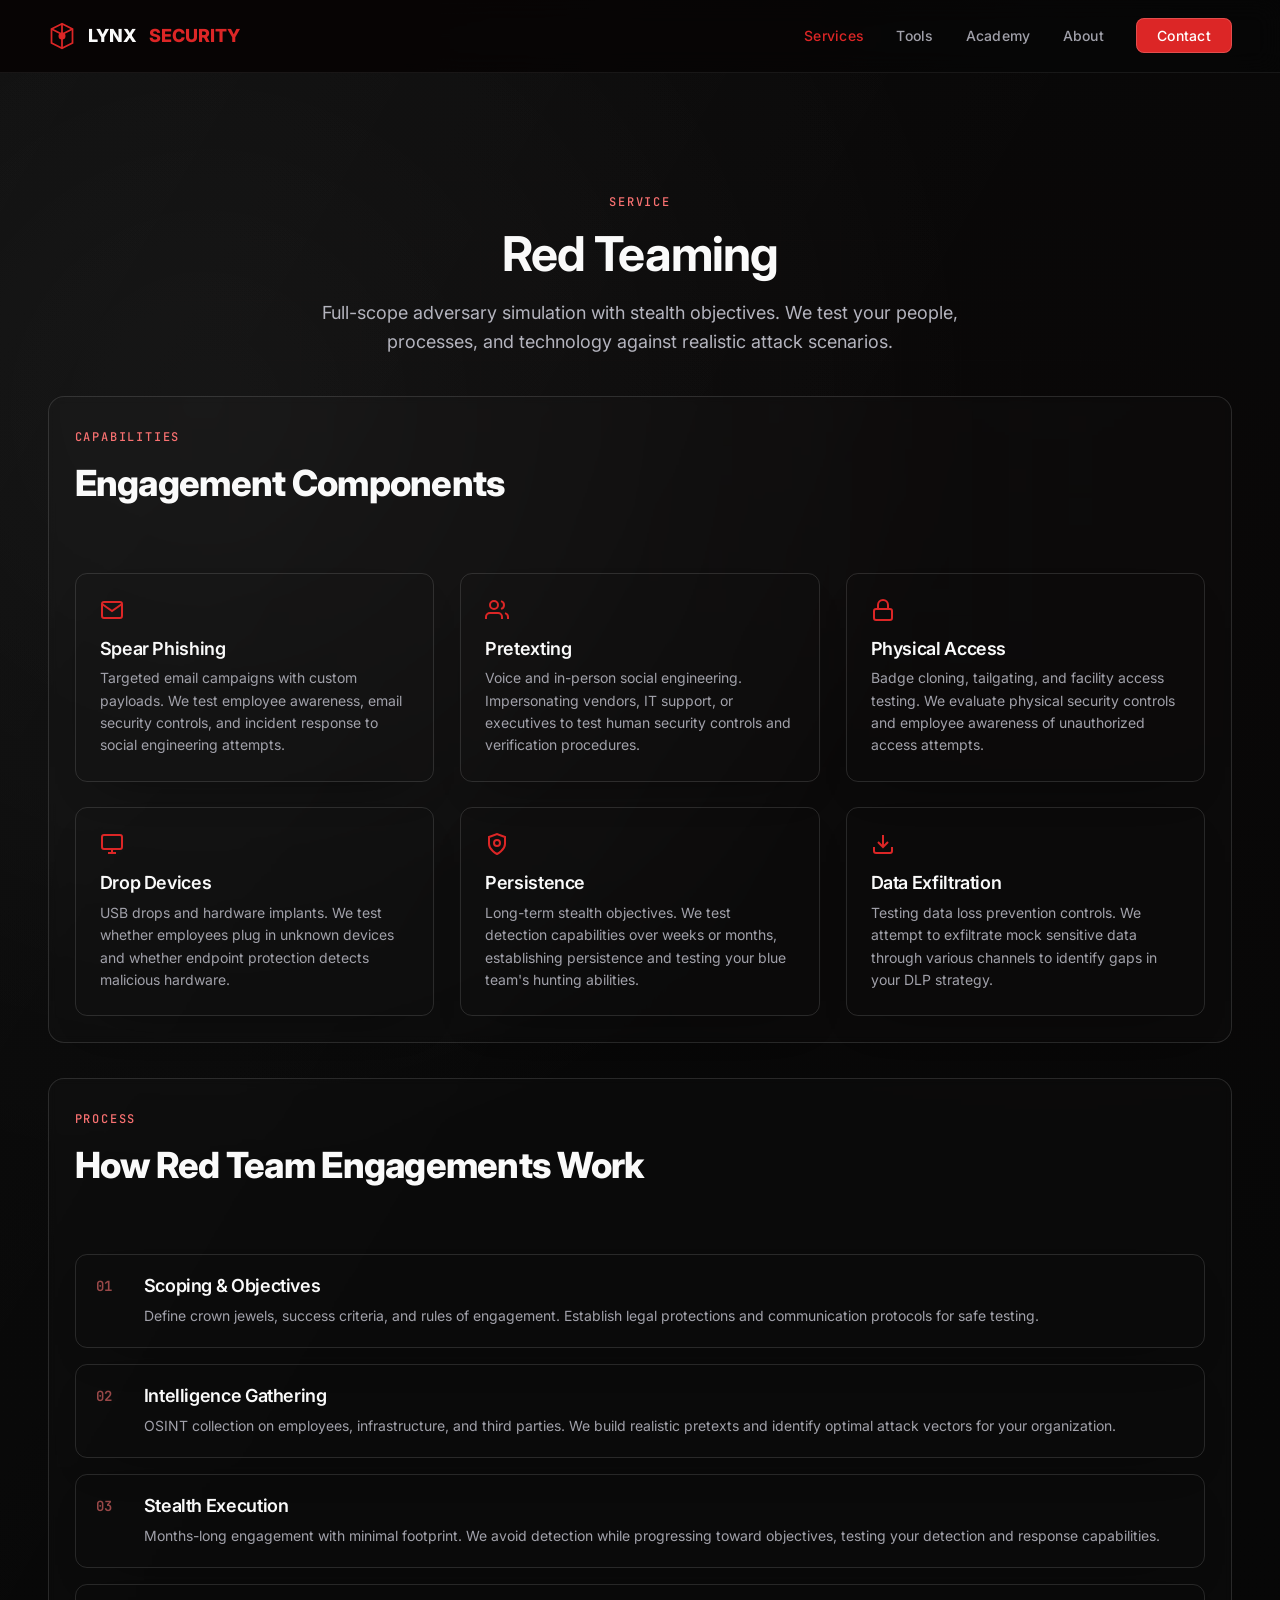
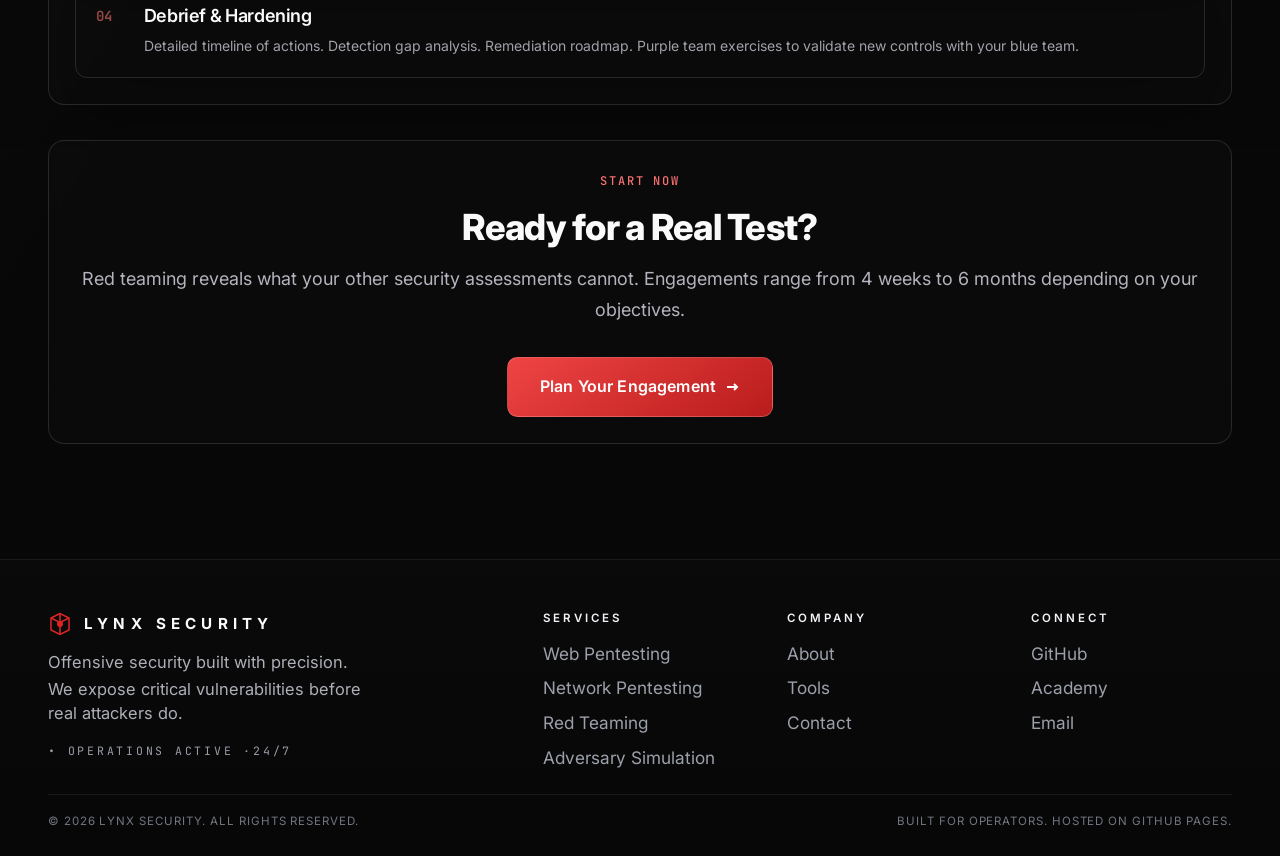
<file: pages/red-teaming.html>
<!DOCTYPE html>
<html lang="en">
<head>
    <meta charset="UTF-8">
    <meta name="viewport" content="width=device-width, initial-scale=1.0">
    <title>Red Teaming | Lynx Security</title>
    <meta name="description" content="Full-scope red team engagements with stealth objectives. Social engineering, physical access testing, and realistic adversary simulation.">
    <link rel="preconnect" href="https://fonts.googleapis.com">
    <link rel="preconnect" href="https://fonts.gstatic.com" crossorigin>
    <link href="https://fonts.googleapis.com/css2?family=Inter:wght@300;400;500;600;700;800&family=JetBrains+Mono:wght@400;500&display=swap" rel="stylesheet">
    <link rel="stylesheet" href="../css/style.css">
</head>
<body>
    <div class="grid-bg" aria-hidden="true"></div>
    
    <header class="header" id="header">
        <div class="container">
            <nav class="nav" role="navigation" aria-label="Main navigation">
                <a href="../index.html" class="logo" aria-label="Lynx Security Home">
                    <svg class="logo-icon" viewBox="0 0 32 32" fill="none" aria-hidden="true">
                        <path d="M16 2L4 8v16l12 6 12-6V8L16 2z" stroke="currentColor" stroke-width="2"/>
                        <path d="M16 2v28M4 8l12 6 12-6" stroke="currentColor" stroke-width="2"/>
                        <circle cx="16" cy="16" r="4" fill="currentColor"/>
                    </svg>
                    <span class="logo-text">LYNX</span>
                    <span class="logo-accent">SECURITY</span>
                </a>
                
                <ul class="nav-menu" role="menubar">
                    <li role="none"><a href="services.html" class="nav-link is-active" role="menuitem">Services</a></li>
                    <li role="none"><a href="tools.html" class="nav-link" role="menuitem">Tools</a></li>
                    <li role="none"><a href="https://wiki.lynx-security.study" class="nav-link" role="menuitem">Academy</a></li>
                    <li role="none"><a href="about.html" class="nav-link" role="menuitem">About</a></li>
                    <li role="none"><a href="contact.html" class="nav-link nav-link--cta" role="menuitem">Contact</a></li>
                </ul>
                
                <button class="nav-toggle" aria-label="Toggle navigation" aria-expanded="false">
                    <span></span>
                    <span></span>
                    <span></span>
                </button>
            </nav>
        </div>
    </header>

    <main>
        <section class="section service-detail-page service-detail-page--red-team">
            <div class="container">
                <header class="service-detail-page__hero reveal">
                    <span class="section-tag">Service</span>
                    <h1 class="page-header__title">Red Teaming</h1>
                    <p class="page-header__subtitle">Full-scope adversary simulation with stealth objectives. We test your people, processes, and technology against realistic attack scenarios.</p>
                </header>

                <section class="service-detail-page__panel reveal" aria-label="Capabilities">
                    <header class="section-header">
                        <span class="section-tag">Capabilities</span>
                        <h2 class="section-title">Engagement Components</h2>
                    </header>

                    <div class="feature-grid">
                    <div class="feature-item reveal">
                        <svg class="feature-item__icon" viewBox="0 0 24 24" fill="none" aria-hidden="true">
                            <path d="M4 4h16c1.1 0 2 .9 2 2v12c0 1.1-.9 2-2 2H4c-1.1 0-2-.9-2-2V6c0-1.1.9-2 2-2z" stroke="currentColor" stroke-width="2"/>
                            <path d="M22 6l-10 7L2 6" stroke="currentColor" stroke-width="2"/>
                        </svg>
                        <h4 class="feature-item__title">Spear Phishing</h4>
                        <p class="feature-item__desc">Targeted email campaigns with custom payloads. We test employee awareness, email security controls, and incident response to social engineering attempts.</p>
                    </div>
                    
                    <div class="feature-item reveal">
                        <svg class="feature-item__icon" viewBox="0 0 24 24" fill="none" aria-hidden="true">
                            <path d="M17 21v-2a4 4 0 0 0-4-4H5a4 4 0 0 0-4 4v2" stroke="currentColor" stroke-width="2"/>
                            <circle cx="9" cy="7" r="4" stroke="currentColor" stroke-width="2"/>
                            <path d="M23 21v-2a4 4 0 0 0-3-3.87" stroke="currentColor" stroke-width="2"/>
                            <path d="M16 3.13a4 4 0 0 1 0 7.75" stroke="currentColor" stroke-width="2"/>
                        </svg>
                        <h4 class="feature-item__title">Pretexting</h4>
                        <p class="feature-item__desc">Voice and in-person social engineering. Impersonating vendors, IT support, or executives to test human security controls and verification procedures.</p>
                    </div>
                    
                    <div class="feature-item reveal">
                        <svg class="feature-item__icon" viewBox="0 0 24 24" fill="none" aria-hidden="true">
                            <rect x="3" y="11" width="18" height="11" rx="2" ry="2" stroke="currentColor" stroke-width="2"/>
                            <path d="M7 11V7a5 5 0 0 1 10 0v4" stroke="currentColor" stroke-width="2"/>
                        </svg>
                        <h4 class="feature-item__title">Physical Access</h4>
                        <p class="feature-item__desc">Badge cloning, tailgating, and facility access testing. We evaluate physical security controls and employee awareness of unauthorized access attempts.</p>
                    </div>
                    
                    <div class="feature-item reveal">
                        <svg class="feature-item__icon" viewBox="0 0 24 24" fill="none" aria-hidden="true">
                            <rect x="2" y="3" width="20" height="14" rx="2" stroke="currentColor" stroke-width="2"/>
                            <line x1="8" y1="21" x2="16" y2="21" stroke="currentColor" stroke-width="2"/>
                            <line x1="12" y1="17" x2="12" y2="21" stroke="currentColor" stroke-width="2"/>
                        </svg>
                        <h4 class="feature-item__title">Drop Devices</h4>
                        <p class="feature-item__desc">USB drops and hardware implants. We test whether employees plug in unknown devices and whether endpoint protection detects malicious hardware.</p>
                    </div>
                    
                    <div class="feature-item reveal">
                        <svg class="feature-item__icon" viewBox="0 0 24 24" fill="none" aria-hidden="true">
                            <path d="M12 22s8-4 8-10V5l-8-3-8 3v7c0 6 8 10 8 10z" stroke="currentColor" stroke-width="2"/>
                            <circle cx="12" cy="11" r="3" stroke="currentColor" stroke-width="2"/>
                        </svg>
                        <h4 class="feature-item__title">Persistence</h4>
                        <p class="feature-item__desc">Long-term stealth objectives. We test detection capabilities over weeks or months, establishing persistence and testing your blue team's hunting abilities.</p>
                    </div>
                    
                    <div class="feature-item reveal">
                        <svg class="feature-item__icon" viewBox="0 0 24 24" fill="none" aria-hidden="true">
                            <path d="M21 15v4a2 2 0 0 1-2 2H5a2 2 0 0 1-2-2v-4" stroke="currentColor" stroke-width="2"/>
                            <polyline points="7,10 12,15 17,10" stroke="currentColor" stroke-width="2" fill="none"/>
                            <line x1="12" y1="15" x2="12" y2="3" stroke="currentColor" stroke-width="2"/>
                        </svg>
                        <h4 class="feature-item__title">Data Exfiltration</h4>
                        <p class="feature-item__desc">Testing data loss prevention controls. We attempt to exfiltrate mock sensitive data through various channels to identify gaps in your DLP strategy.</p>
                    </div>
                    </div>
                </section>

                <section class="service-detail-page__panel reveal" aria-label="Process">
                    <header class="section-header">
                        <span class="section-tag">Process</span>
                        <h2 class="section-title">How Red Team Engagements Work</h2>
                    </header>

                    <div class="list">
                    <div class="list-item reveal">
                        <span class="list-item__number">01</span>
                        <div class="list-item__content">
                            <h4 class="list-item__title">Scoping & Objectives</h4>
                            <p class="list-item__desc">Define crown jewels, success criteria, and rules of engagement. Establish legal protections and communication protocols for safe testing.</p>
                        </div>
                    </div>
                    
                    <div class="list-item reveal">
                        <span class="list-item__number">02</span>
                        <div class="list-item__content">
                            <h4 class="list-item__title">Intelligence Gathering</h4>
                            <p class="list-item__desc">OSINT collection on employees, infrastructure, and third parties. We build realistic pretexts and identify optimal attack vectors for your organization.</p>
                        </div>
                    </div>
                    
                    <div class="list-item reveal">
                        <span class="list-item__number">03</span>
                        <div class="list-item__content">
                            <h4 class="list-item__title">Stealth Execution</h4>
                            <p class="list-item__desc">Months-long engagement with minimal footprint. We avoid detection while progressing toward objectives, testing your detection and response capabilities.</p>
                        </div>
                    </div>
                    
                    <div class="list-item reveal">
                        <span class="list-item__number">04</span>
                        <div class="list-item__content">
                            <h4 class="list-item__title">Debrief & Hardening</h4>
                            <p class="list-item__desc">Detailed timeline of actions. Detection gap analysis. Remediation roadmap. Purple team exercises to validate new controls with your blue team.</p>
                        </div>
                    </div>
                    </div>
                </section>

                <section class="service-detail-page__cta reveal" aria-label="Get started">
                    <span class="section-tag">Start Now</span>
                    <h2 class="section-title">Ready for a Real Test?</h2>
                    <p class="contact-desc">Red teaming reveals what your other security assessments cannot. Engagements range from 4 weeks to 6 months depending on your objectives.</p>
                    <a href="contact.html" class="btn btn--primary btn--large">
                        <span>Plan Your Engagement</span>
                        <svg class="btn-icon" viewBox="0 0 16 16" fill="none" aria-hidden="true">
                            <path d="M3 8h10M10 5l3 3-3 3" stroke="currentColor" stroke-width="2"/>
                        </svg>
                    </a>
                </section>
            </div>
        </section>
    </main>

    <footer class="footer">
        <div class="container">
            <div class="footer-grid">
                <div class="footer-brand">
                    <a href="../index.html" class="footer-logo">
                        <svg class="footer-logo__icon" viewBox="0 0 32 32" fill="none" aria-hidden="true">
                            <path d="M16 2L4 8v16l12 6 12-6V8L16 2z" stroke="currentColor" stroke-width="2"/>
                            <path d="M16 2v28M4 8l12 6 12-6" stroke="currentColor" stroke-width="2"/>
                            <circle cx="16" cy="16" r="4" fill="currentColor"/>
                        </svg>
                        <span class="footer-logo__text">LYNX SECURITY</span>
                    </a>
                    <p class="footer-tagline">Offensive security built with precision.</p>
                </div>
                
                <nav class="footer-nav" aria-label="Footer navigation">
                    <div class="footer-nav__col">
                        <h4 class="footer-nav__title">Services</h4>
                        <ul class="footer-nav__list">
                            <li><a href="web-pentesting.html">Web Pentesting</a></li>
                            <li><a href="network-pentesting.html">Network Pentesting</a></li>
                            <li><a href="red-teaming.html">Red Teaming</a></li>
                            <li><a href="adversary-simulation.html">Adversary Simulation</a></li>
                        </ul>
                    </div>
                    <div class="footer-nav__col">
                        <h4 class="footer-nav__title">Company</h4>
                        <ul class="footer-nav__list">
                            <li><a href="about.html">About</a></li>
                            <li><a href="tools.html">Tools</a></li>
                            <li><a href="contact.html">Contact</a></li>
                        </ul>
                    </div>
                    <div class="footer-nav__col">
                        <h4 class="footer-nav__title">Connect</h4>
                        <ul class="footer-nav__list">
                            <li><a href="https://github.com/lynx-security" target="_blank" rel="noopener noreferrer">GitHub</a></li>
                            <li><a href="https://wiki.lynx-security.study">Academy</a></li>
                            <li><a href="mailto:contact@lynx-security.study">Email</a></li>
                        </ul>
                    </div>
                </nav>
            </div>
            
            <div class="footer-bottom">
                <p class="footer-copyright">© 2026 Lynx Security. All rights reserved.</p>
                <p class="footer-built">Built for operators. Hosted on GitHub Pages.</p>
            </div>
        </div>
    </footer>

    <script src="../js/main.js" defer></script>
</body>
</html>
</file>
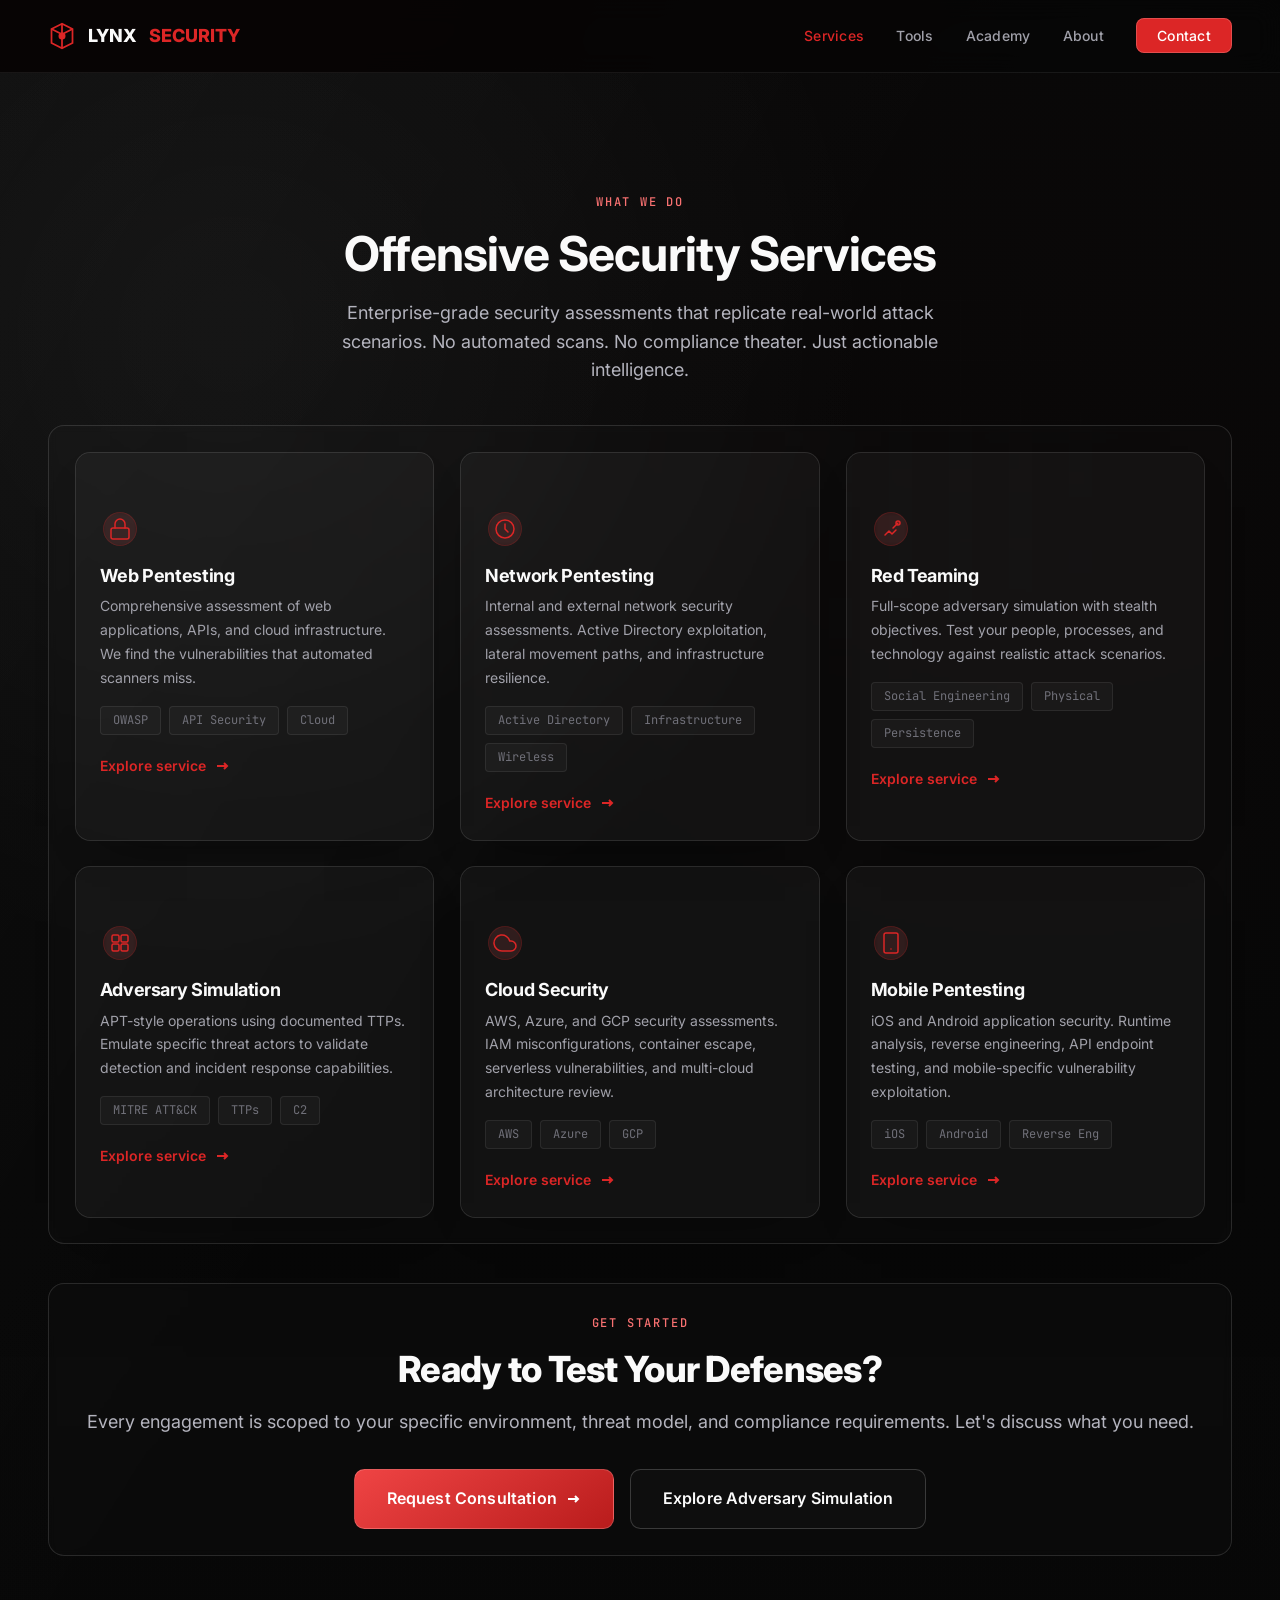
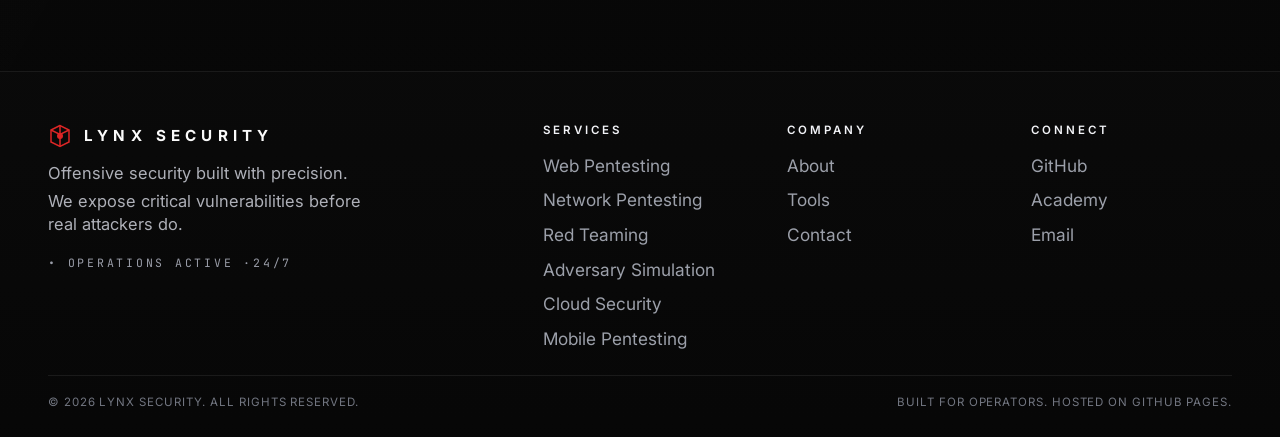
<file: pages/services.html>
<!DOCTYPE html>
<html lang="en">
<head>
    <meta charset="UTF-8">
    <meta name="viewport" content="width=device-width, initial-scale=1.0">
    <title>Services | Lynx Security</title>
    <meta name="description" content="Professional offensive security services: web pentesting, network pentesting, red teaming, and adversary simulation.">
    <link rel="preconnect" href="https://fonts.googleapis.com">
    <link rel="preconnect" href="https://fonts.gstatic.com" crossorigin>
    <link href="https://fonts.googleapis.com/css2?family=Inter:wght@300;400;500;600;700;800&family=JetBrains+Mono:wght@400;500&display=swap" rel="stylesheet">
    <link rel="stylesheet" href="../css/style.css">
</head>
<body>
    <div class="grid-bg" aria-hidden="true"></div>
    
    <header class="header" id="header">
        <div class="container">
            <nav class="nav" role="navigation" aria-label="Main navigation">
                <a href="../index.html" class="logo" aria-label="Lynx Security Home">
                    <svg class="logo-icon" viewBox="0 0 32 32" fill="none" aria-hidden="true">
                        <path d="M16 2L4 8v16l12 6 12-6V8L16 2z" stroke="currentColor" stroke-width="2"/>
                        <path d="M16 2v28M4 8l12 6 12-6" stroke="currentColor" stroke-width="2"/>
                        <circle cx="16" cy="16" r="4" fill="currentColor"/>
                    </svg>
                    <span class="logo-text">LYNX</span>
                    <span class="logo-accent">SECURITY</span>
                </a>
                
                <ul class="nav-menu" role="menubar">
                    <li role="none"><a href="services.html" class="nav-link is-active" role="menuitem">Services</a></li>
                    <li role="none"><a href="tools.html" class="nav-link" role="menuitem">Tools</a></li>
                    <li role="none"><a href="https://wiki.lynx-security.study" class="nav-link" role="menuitem">Academy</a></li>
                    <li role="none"><a href="about.html" class="nav-link" role="menuitem">About</a></li>
                    <li role="none"><a href="contact.html" class="nav-link nav-link--cta" role="menuitem">Contact</a></li>
                </ul>
                
                <button class="nav-toggle" aria-label="Toggle navigation" aria-expanded="false">
                    <span></span>
                    <span></span>
                    <span></span>
                </button>
            </nav>
        </div>
    </header>

    <main>
        <section class="section services-page">
            <div class="container">
                <header class="services-page__hero reveal">
                    <span class="section-tag">What We Do</span>
                    <h1 class="page-header__title">Offensive Security Services</h1>
                    <p class="page-header__subtitle">Enterprise-grade security assessments that replicate real-world attack scenarios. No automated scans. No compliance theater. Just actionable intelligence.</p>
                </header>

                <section class="services-page__catalog reveal" aria-label="Service catalog">
                    <div class="feature-grid">
                    <article class="card reveal">
                        <span class="card__icon">
                            <svg viewBox="0 0 24 24" fill="none" stroke="currentColor" stroke-width="1.2" stroke-linecap="round" stroke-linejoin="round">
                                <rect x="3" y="11" width="18" height="11" rx="2" ry="2" stroke="currentColor" stroke-width="1.5"/>
                                <path d="M7 11V7a5 5 0 0 1 10 0v4" stroke="currentColor" stroke-width="1.5"/>
                            </svg>
                        </span>
                        <h3 class="card__title">Web Pentesting</h3>
                        <p class="card__desc">Comprehensive assessment of web applications, APIs, and cloud infrastructure. We find the vulnerabilities that automated scanners miss.</p>
                        <div class="card__meta">
                            <span class="card__tag">OWASP</span>
                            <span class="card__tag">API Security</span>
                            <span class="card__tag">Cloud</span>
                        </div>
                        <a href="web-pentesting.html" class="card__link">
                            Explore service
                            <svg width="16" height="16" viewBox="0 0 16 16" fill="none" aria-hidden="true">
                                <path d="M3 8h10M10 5l3 3-3 3" stroke="currentColor" stroke-width="2"/>
                            </svg>
                        </a>
                        <div class="shine"></div>
                        <div class="background">
                            <div class="tiles">
                                <div class="tile tile-1"></div>
                                <div class="tile tile-2"></div>
                                <div class="tile tile-3"></div>
                                <div class="tile tile-4"></div>
                                <div class="tile tile-5"></div>
                                <div class="tile tile-6"></div>
                                <div class="tile tile-7"></div>
                                <div class="tile tile-8"></div>
                                <div class="tile tile-9"></div>
                                <div class="tile tile-10"></div>
                            </div>
                            <div class="line line-1"></div>
                            <div class="line line-2"></div>
                            <div class="line line-3"></div>
                        </div>
                    </article>
                    
                    <article class="card reveal">
                        <span class="card__icon">
                            <svg viewBox="0 0 24 24" fill="none" stroke="currentColor" stroke-width="1.2" stroke-linecap="round" stroke-linejoin="round">
                                <circle cx="12" cy="12" r="9" stroke="currentColor" stroke-width="1.5"/>
                                <path d="M12 7v5l3 3" stroke="currentColor" stroke-width="1.5"/>
                            </svg>
                        </span>
                        <h3 class="card__title">Network Pentesting</h3>
                        <p class="card__desc">Internal and external network security assessments. Active Directory exploitation, lateral movement paths, and infrastructure resilience.</p>
                        <div class="card__meta">
                            <span class="card__tag">Active Directory</span>
                            <span class="card__tag">Infrastructure</span>
                            <span class="card__tag">Wireless</span>
                        </div>
                        <a href="network-pentesting.html" class="card__link">
                            Explore service
                            <svg width="16" height="16" viewBox="0 0 16 16" fill="none" aria-hidden="true">
                                <path d="M3 8h10M10 5l3 3-3 3" stroke="currentColor" stroke-width="2"/>
                            </svg>
                        </a>
                        <div class="shine"></div>
                        <div class="background">
                            <div class="tiles">
                                <div class="tile tile-1"></div>
                                <div class="tile tile-2"></div>
                                <div class="tile tile-3"></div>
                                <div class="tile tile-4"></div>
                                <div class="tile tile-5"></div>
                                <div class="tile tile-6"></div>
                                <div class="tile tile-7"></div>
                                <div class="tile tile-8"></div>
                                <div class="tile tile-9"></div>
                                <div class="tile tile-10"></div>
                            </div>
                            <div class="line line-1"></div>
                            <div class="line line-2"></div>
                            <div class="line line-3"></div>
                        </div>
                    </article>
                    
                    <article class="card reveal">
                        <span class="card__icon">
                            <svg viewBox="0 0 24 24" fill="none" stroke="currentColor" stroke-width="1.2" stroke-linecap="round" stroke-linejoin="round">
                                <path d="M6 18l4-4 3 3 4-4" stroke="currentColor" stroke-width="1.5"/>
                                <path d="M19 6L14 11" stroke="currentColor" stroke-width="1.5"/>
                                <circle cx="19" cy="6" r="2" stroke="currentColor" stroke-width="1.5"/>
                            </svg>
                        </span>
                        <h3 class="card__title">Red Teaming</h3>
                        <p class="card__desc">Full-scope adversary simulation with stealth objectives. Test your people, processes, and technology against realistic attack scenarios.</p>
                        <div class="card__meta">
                            <span class="card__tag">Social Engineering</span>
                            <span class="card__tag">Physical</span>
                            <span class="card__tag">Persistence</span>
                        </div>
                        <a href="red-teaming.html" class="card__link">
                            Explore service
                            <svg width="16" height="16" viewBox="0 0 16 16" fill="none" aria-hidden="true">
                                <path d="M3 8h10M10 5l3 3-3 3" stroke="currentColor" stroke-width="2"/>
                            </svg>
                        </a>
                        <div class="shine"></div>
                        <div class="background">
                            <div class="tiles">
                                <div class="tile tile-1"></div>
                                <div class="tile tile-2"></div>
                                <div class="tile tile-3"></div>
                                <div class="tile tile-4"></div>
                                <div class="tile tile-5"></div>
                                <div class="tile tile-6"></div>
                                <div class="tile tile-7"></div>
                                <div class="tile tile-8"></div>
                                <div class="tile tile-9"></div>
                                <div class="tile tile-10"></div>
                            </div>
                            <div class="line line-1"></div>
                            <div class="line line-2"></div>
                            <div class="line line-3"></div>
                        </div>
                    </article>
                    
                    <article class="card reveal">
                        <span class="card__icon">
                            <svg viewBox="0 0 24 24" fill="none" stroke="currentColor" stroke-width="1.2" stroke-linecap="round" stroke-linejoin="round">
                                <rect x="4" y="4" width="7" height="7" rx="1.5" stroke="currentColor" stroke-width="1.5"/>
                                <rect x="13" y="4" width="7" height="7" rx="1.5" stroke="currentColor" stroke-width="1.5"/>
                                <rect x="4" y="13" width="7" height="7" rx="1.5" stroke="currentColor" stroke-width="1.5"/>
                                <rect x="13" y="13" width="7" height="7" rx="1.5" stroke="currentColor" stroke-width="1.5"/>
                            </svg>
                        </span>
                        <h3 class="card__title">Adversary Simulation</h3>
                        <p class="card__desc">APT-style operations using documented TTPs. Emulate specific threat actors to validate detection and incident response capabilities.</p>
                        <div class="card__meta">
                            <span class="card__tag">MITRE ATT&CK</span>
                            <span class="card__tag">TTPs</span>
                            <span class="card__tag">C2</span>
                        </div>
                        <a href="adversary-simulation.html" class="card__link">
                            Explore service
                            <svg width="16" height="16" viewBox="0 0 16 16" fill="none" aria-hidden="true">
                                <path d="M3 8h10M10 5l3 3-3 3" stroke="currentColor" stroke-width="2"/>
                            </svg>
                        </a>
                        <div class="shine"></div>
                        <div class="background">
                            <div class="tiles">
                                <div class="tile tile-1"></div>
                                <div class="tile tile-2"></div>
                                <div class="tile tile-3"></div>
                                <div class="tile tile-4"></div>
                                <div class="tile tile-5"></div>
                                <div class="tile tile-6"></div>
                                <div class="tile tile-7"></div>
                                <div class="tile tile-8"></div>
                                <div class="tile tile-9"></div>
                                <div class="tile tile-10"></div>
                            </div>
                            <div class="line line-1"></div>
                            <div class="line line-2"></div>
                            <div class="line line-3"></div>
                        </div>
                    </article>
                    
                    <article class="card reveal">
                        <span class="card__icon">
                            <svg viewBox="0 0 24 24" fill="none" stroke="currentColor" stroke-width="1.2" stroke-linecap="round" stroke-linejoin="round">
                                <path d="M18 10h-1.26A8 8 0 1 0 9 20h9a5 5 0 0 0 0-10z" stroke="currentColor" stroke-width="1.5"/>
                            </svg>
                        </span>
                        <h3 class="card__title">Cloud Security</h3>
                        <p class="card__desc">AWS, Azure, and GCP security assessments. IAM misconfigurations, container escape, serverless vulnerabilities, and multi-cloud architecture review.</p>
                        <div class="card__meta">
                            <span class="card__tag">AWS</span>
                            <span class="card__tag">Azure</span>
                            <span class="card__tag">GCP</span>
                        </div>
                        <a href="services.html" class="card__link">
                            Explore service
                            <svg width="16" height="16" viewBox="0 0 16 16" fill="none" aria-hidden="true">
                                <path d="M3 8h10M10 5l3 3-3 3" stroke="currentColor" stroke-width="2"/>
                            </svg>
                        </a>
                        <div class="shine"></div>
                        <div class="background">
                            <div class="tiles">
                                <div class="tile tile-1"></div>
                                <div class="tile tile-2"></div>
                                <div class="tile tile-3"></div>
                                <div class="tile tile-4"></div>
                                <div class="tile tile-5"></div>
                                <div class="tile tile-6"></div>
                                <div class="tile tile-7"></div>
                                <div class="tile tile-8"></div>
                                <div class="tile tile-9"></div>
                                <div class="tile tile-10"></div>
                            </div>
                            <div class="line line-1"></div>
                            <div class="line line-2"></div>
                            <div class="line line-3"></div>
                        </div>
                    </article>
                    
                    <article class="card reveal">
                        <span class="card__icon">
                            <svg viewBox="0 0 24 24" fill="none" stroke="currentColor" stroke-width="1.2" stroke-linecap="round" stroke-linejoin="round">
                                <rect x="5" y="2" width="14" height="20" rx="2" ry="2" stroke="currentColor" stroke-width="1.5"/>
                                <path d="M12 18h.01" stroke="currentColor" stroke-width="1.5"/>
                            </svg>
                        </span>
                        <h3 class="card__title">Mobile Pentesting</h3>
                        <p class="card__desc">iOS and Android application security. Runtime analysis, reverse engineering, API endpoint testing, and mobile-specific vulnerability exploitation.</p>
                        <div class="card__meta">
                            <span class="card__tag">iOS</span>
                            <span class="card__tag">Android</span>
                            <span class="card__tag">Reverse Eng</span>
                        </div>
                        <a href="services.html" class="card__link">
                            Explore service
                            <svg width="16" height="16" viewBox="0 0 16 16" fill="none" aria-hidden="true">
                                <path d="M3 8h10M10 5l3 3-3 3" stroke="currentColor" stroke-width="2"/>
                            </svg>
                        </a>
                        <div class="shine"></div>
                        <div class="background">
                            <div class="tiles">
                                <div class="tile tile-1"></div>
                                <div class="tile tile-2"></div>
                                <div class="tile tile-3"></div>
                                <div class="tile tile-4"></div>
                                <div class="tile tile-5"></div>
                                <div class="tile tile-6"></div>
                                <div class="tile tile-7"></div>
                                <div class="tile tile-8"></div>
                                <div class="tile tile-9"></div>
                                <div class="tile tile-10"></div>
                            </div>
                            <div class="line line-1"></div>
                            <div class="line line-2"></div>
                            <div class="line line-3"></div>
                        </div>
                    </article>
                    </div>
                </section>

                <section class="services-page__cta reveal" aria-label="Get started">
                    <span class="section-tag">Get Started</span>
                    <h2 class="section-title">Ready to Test Your Defenses?</h2>
                    <p class="contact-desc">Every engagement is scoped to your specific environment, threat model, and compliance requirements. Let's discuss what you need.</p>
                    <div class="button-row">
                        <a href="contact.html" class="btn btn--primary btn--large">
                            <span>Request Consultation</span>
                            <svg class="btn-icon" viewBox="0 0 16 16" fill="none" aria-hidden="true">
                                <path d="M3 8h10M10 5l3 3-3 3" stroke="currentColor" stroke-width="2"/>
                            </svg>
                        </a>
                        <a href="adversary-simulation.html" class="btn btn--secondary btn--large">
                            <span>Explore Adversary Simulation</span>
                        </a>
                    </div>
                </section>
            </div>
        </section>
    </main>

    <footer class="footer">
        <div class="container">
            <div class="footer-grid">
                <div class="footer-brand">
                    <a href="../index.html" class="footer-logo">
                        <svg class="footer-logo__icon" viewBox="0 0 32 32" fill="none" aria-hidden="true">
                            <path d="M16 2L4 8v16l12 6 12-6V8L16 2z" stroke="currentColor" stroke-width="2"/>
                            <path d="M16 2v28M4 8l12 6 12-6" stroke="currentColor" stroke-width="2"/>
                            <circle cx="16" cy="16" r="4" fill="currentColor"/>
                        </svg>
                        <span class="footer-logo__text">LYNX SECURITY</span>
                    </a>
                    <p class="footer-tagline">Offensive security built with precision.</p>
                </div>
                
                <nav class="footer-nav" aria-label="Footer navigation">
                    <div class="footer-nav__col">
                        <h4 class="footer-nav__title">Services</h4>
                        <ul class="footer-nav__list">
                            <li><a href="web-pentesting.html">Web Pentesting</a></li>
                            <li><a href="network-pentesting.html">Network Pentesting</a></li>
                            <li><a href="red-teaming.html">Red Teaming</a></li>
                            <li><a href="adversary-simulation.html">Adversary Simulation</a></li>
                            <li><a href="services.html">Cloud Security</a></li>
                            <li><a href="services.html">Mobile Pentesting</a></li>
                        </ul>
                    </div>
                    <div class="footer-nav__col">
                        <h4 class="footer-nav__title">Company</h4>
                        <ul class="footer-nav__list">
                            <li><a href="about.html">About</a></li>
                            <li><a href="tools.html">Tools</a></li>
                            <li><a href="contact.html">Contact</a></li>
                        </ul>
                    </div>
                    <div class="footer-nav__col">
                        <h4 class="footer-nav__title">Connect</h4>
                        <ul class="footer-nav__list">
                            <li><a href="https://github.com/lynx-security" target="_blank" rel="noopener noreferrer">GitHub</a></li>
                            <li><a href="https://wiki.lynx-security.study">Academy</a></li>
                            <li><a href="mailto:contact@lynx-security.study">Email</a></li>
                        </ul>
                    </div>
                </nav>
            </div>
            
            <div class="footer-bottom">
                <p class="footer-copyright">© 2026 Lynx Security. All rights reserved.</p>
                <p class="footer-built">Built for operators. Hosted on GitHub Pages.</p>
            </div>
        </div>
    </footer>

    <script src="../js/main.js" defer></script>
</body>
</html>
</file>
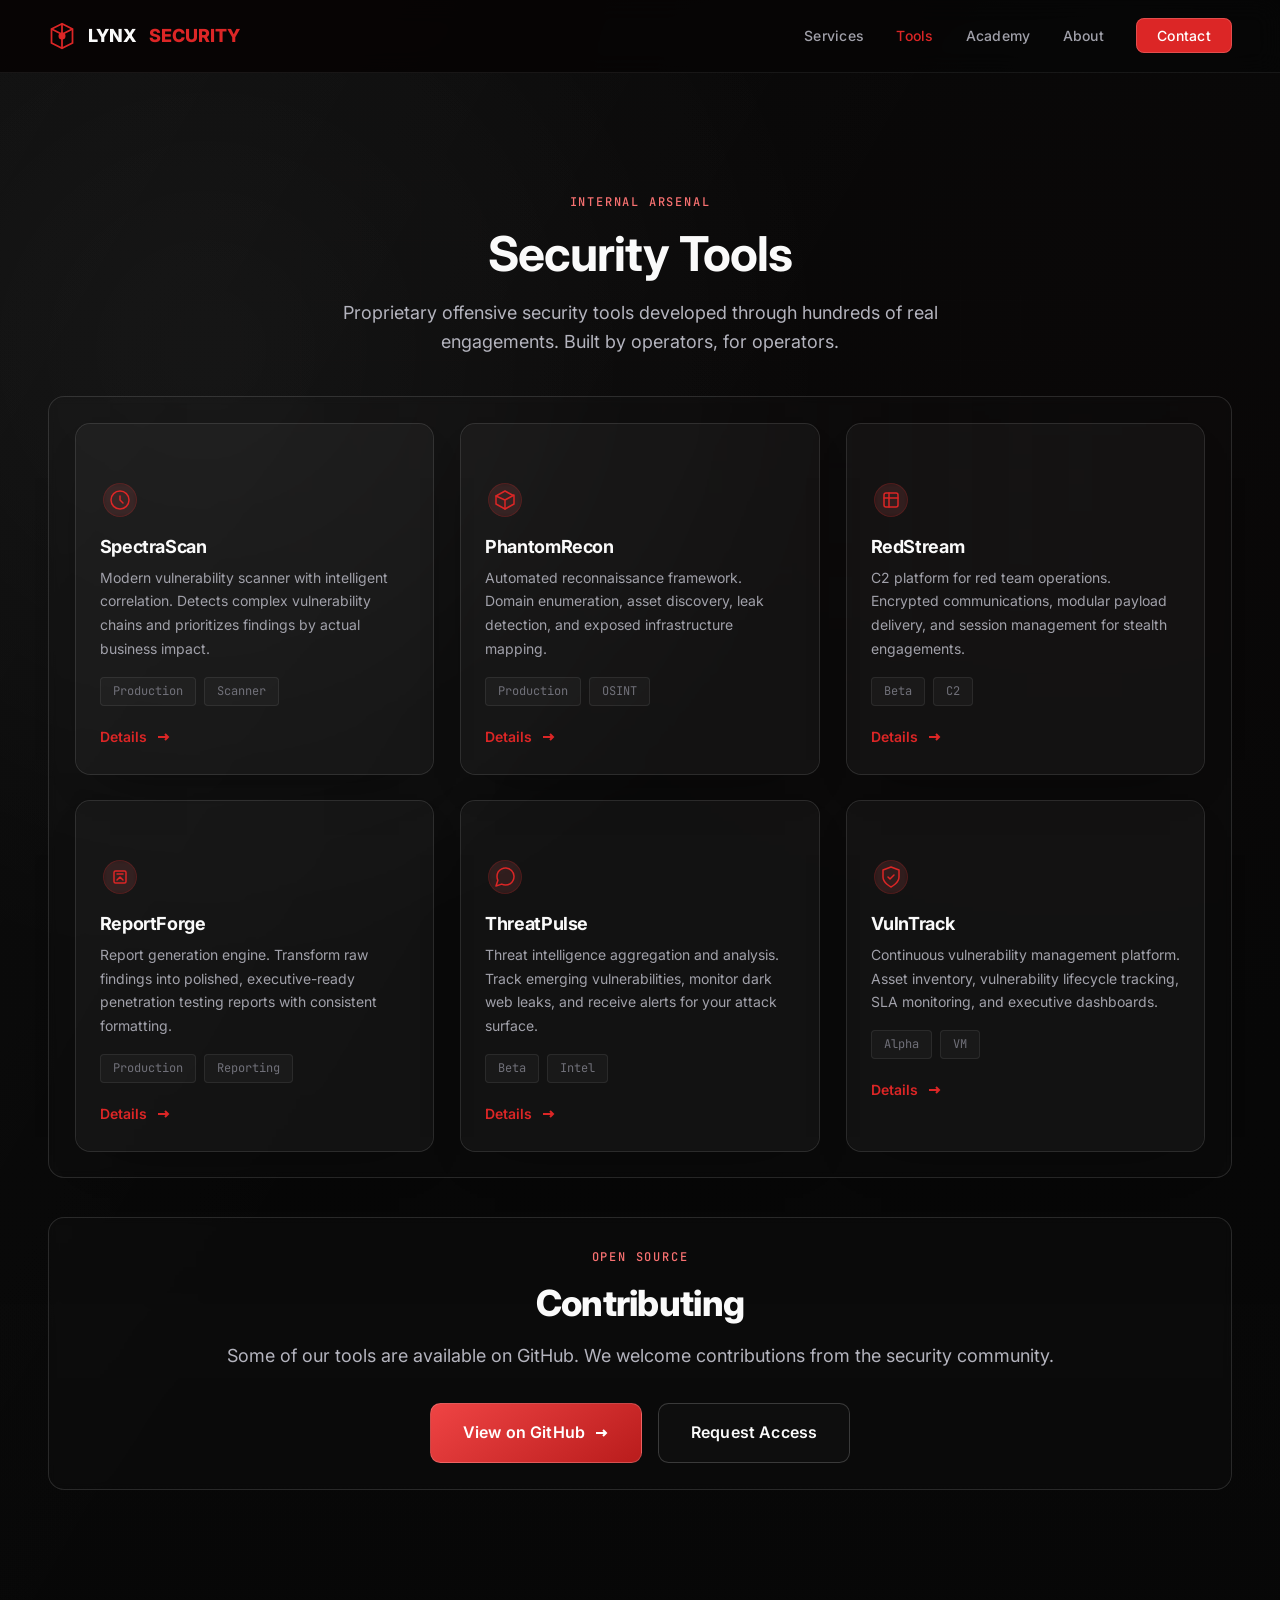
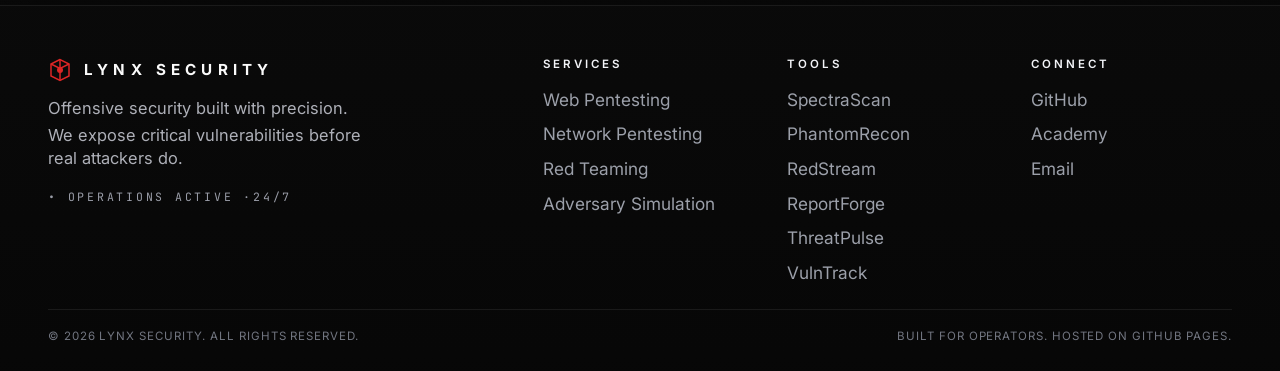
<file: pages/tools.html>
<!DOCTYPE html>
<html lang="en">
<head>
    <meta charset="UTF-8">
    <meta name="viewport" content="width=device-width, initial-scale=1.0">
    <title>Tools | Lynx Security</title>
    <meta name="description" content="Internal offensive security tools. Vulnerability scanners, reconnaissance frameworks, C2 platforms, and reporting engines built by operators.">
    <link rel="preconnect" href="https://fonts.googleapis.com">
    <link rel="preconnect" href="https://fonts.gstatic.com" crossorigin>
    <link href="https://fonts.googleapis.com/css2?family=Inter:wght@300;400;500;600;700;800&family=JetBrains+Mono:wght@400;500&display=swap" rel="stylesheet">
    <link rel="stylesheet" href="../css/style.css">
</head>
<body>
    <div class="grid-bg" aria-hidden="true"></div>
    
    <header class="header" id="header">
        <div class="container">
            <nav class="nav" role="navigation" aria-label="Main navigation">
                <a href="../index.html" class="logo" aria-label="Lynx Security Home">
                    <svg class="logo-icon" viewBox="0 0 32 32" fill="none" aria-hidden="true">
                        <path d="M16 2L4 8v16l12 6 12-6V8L16 2z" stroke="currentColor" stroke-width="2"/>
                        <path d="M16 2v28M4 8l12 6 12-6" stroke="currentColor" stroke-width="2"/>
                        <circle cx="16" cy="16" r="4" fill="currentColor"/>
                    </svg>
                    <span class="logo-text">LYNX</span>
                    <span class="logo-accent">SECURITY</span>
                </a>
                
                <ul class="nav-menu" role="menubar">
                    <li role="none"><a href="services.html" class="nav-link" role="menuitem">Services</a></li>
                    <li role="none"><a href="tools.html" class="nav-link is-active" role="menuitem">Tools</a></li>
                    <li role="none"><a href="https://wiki.lynx-security.study" class="nav-link" role="menuitem">Academy</a></li>
                    <li role="none"><a href="about.html" class="nav-link" role="menuitem">About</a></li>
                    <li role="none"><a href="contact.html" class="nav-link nav-link--cta" role="menuitem">Contact</a></li>
                </ul>
                
                <button class="nav-toggle" aria-label="Toggle navigation" aria-expanded="false">
                    <span></span>
                    <span></span>
                    <span></span>
                </button>
            </nav>
        </div>
    </header>

    <main>
        <section class="section tools-page">
            <div class="container">
                <header class="tools-page__hero reveal">
                    <span class="section-tag">Internal Arsenal</span>
                    <h1 class="page-header__title">Security Tools</h1>
                    <p class="page-header__subtitle">Proprietary offensive security tools developed through hundreds of real engagements. Built by operators, for operators.</p>
                </header>

                <section class="tools-page__catalog reveal" aria-label="Tool catalog">
                    <div class="feature-grid">
                    <article class="card reveal">
                        <span class="card__icon">
                            <svg viewBox="0 0 24 24" fill="none" stroke="currentColor" stroke-width="1.2" stroke-linecap="round" stroke-linejoin="round">
                                <circle cx="12" cy="12" r="9" stroke="currentColor" stroke-width="1.5"/>
                                <path d="M12 8v4l3 3" stroke="currentColor" stroke-width="1.5"/>
                            </svg>
                        </span>
                        <h3 class="card__title">SpectraScan</h3>
                        <p class="card__desc">Modern vulnerability scanner with intelligent correlation. Detects complex vulnerability chains and prioritizes findings by actual business impact.</p>
                        <div class="card__meta">
                            <span class="card__tag">Production</span>
                            <span class="card__tag">Scanner</span>
                        </div>
                        <a href="#" class="card__link">
                            Details
                            <svg width="16" height="16" viewBox="0 0 16 16" fill="none" aria-hidden="true">
                                <path d="M3 8h10M10 5l3 3-3 3" stroke="currentColor" stroke-width="2"/>
                            </svg>
                        </a>
                        <div class="shine"></div>
                        <div class="background">
                            <div class="tiles">
                                <div class="tile tile-1"></div>
                                <div class="tile tile-2"></div>
                                <div class="tile tile-3"></div>
                                <div class="tile tile-4"></div>
                                <div class="tile tile-5"></div>
                                <div class="tile tile-6"></div>
                                <div class="tile tile-7"></div>
                                <div class="tile tile-8"></div>
                                <div class="tile tile-9"></div>
                                <div class="tile tile-10"></div>
                            </div>
                            <div class="line line-1"></div>
                            <div class="line line-2"></div>
                            <div class="line line-3"></div>
                        </div>
                    </article>
                    
                    <article class="card reveal">
                        <span class="card__icon">
                            <svg viewBox="0 0 24 24" fill="none" stroke="currentColor" stroke-width="1.2" stroke-linecap="round" stroke-linejoin="round">
                                <path d="M12 3L3 8v8l9 5 9-5V8L12 3z" stroke="currentColor" stroke-width="1.5"/>
                                <path d="M12 12L3 8M12 12l9-5M12 12v9" stroke="currentColor" stroke-width="1.5"/>
                            </svg>
                        </span>
                        <h3 class="card__title">PhantomRecon</h3>
                        <p class="card__desc">Automated reconnaissance framework. Domain enumeration, asset discovery, leak detection, and exposed infrastructure mapping.</p>
                        <div class="card__meta">
                            <span class="card__tag">Production</span>
                            <span class="card__tag">OSINT</span>
                        </div>
                        <a href="#" class="card__link">
                            Details
                            <svg width="16" height="16" viewBox="0 0 16 16" fill="none" aria-hidden="true">
                                <path d="M3 8h10M10 5l3 3-3 3" stroke="currentColor" stroke-width="2"/>
                            </svg>
                        </a>
                        <div class="shine"></div>
                        <div class="background">
                            <div class="tiles">
                                <div class="tile tile-1"></div>
                                <div class="tile tile-2"></div>
                                <div class="tile tile-3"></div>
                                <div class="tile tile-4"></div>
                                <div class="tile tile-5"></div>
                                <div class="tile tile-6"></div>
                                <div class="tile tile-7"></div>
                                <div class="tile tile-8"></div>
                                <div class="tile tile-9"></div>
                                <div class="tile tile-10"></div>
                            </div>
                            <div class="line line-1"></div>
                            <div class="line line-2"></div>
                            <div class="line line-3"></div>
                        </div>
                    </article>
                    
                    <article class="card reveal">
                        <span class="card__icon">
                            <svg viewBox="0 0 24 24" fill="none" stroke="currentColor" stroke-width="1.2" stroke-linecap="round" stroke-linejoin="round">
                                <rect x="5" y="5" width="14" height="14" rx="2" stroke="currentColor" stroke-width="1.5"/>
                                <path d="M5 10h14M10 5v14" stroke="currentColor" stroke-width="1.5"/>
                            </svg>
                        </span>
                        <h3 class="card__title">RedStream</h3>
                        <p class="card__desc">C2 platform for red team operations. Encrypted communications, modular payload delivery, and session management for stealth engagements.</p>
                        <div class="card__meta">
                            <span class="card__tag">Beta</span>
                            <span class="card__tag">C2</span>
                        </div>
                        <a href="#" class="card__link">
                            Details
                            <svg width="16" height="16" viewBox="0 0 16 16" fill="none" aria-hidden="true">
                                <path d="M3 8h10M10 5l3 3-3 3" stroke="currentColor" stroke-width="2"/>
                            </svg>
                        </a>
                        <div class="shine"></div>
                        <div class="background">
                            <div class="tiles">
                                <div class="tile tile-1"></div>
                                <div class="tile tile-2"></div>
                                <div class="tile tile-3"></div>
                                <div class="tile tile-4"></div>
                                <div class="tile tile-5"></div>
                                <div class="tile tile-6"></div>
                                <div class="tile tile-7"></div>
                                <div class="tile tile-8"></div>
                                <div class="tile tile-9"></div>
                                <div class="tile tile-10"></div>
                            </div>
                            <div class="line line-1"></div>
                            <div class="line line-2"></div>
                            <div class="line line-3"></div>
                        </div>
                    </article>
                    
                    <article class="card reveal">
                        <span class="card__icon">
                            <svg viewBox="0 0 24 24" fill="none" stroke="currentColor" stroke-width="1.2" stroke-linecap="round" stroke-linejoin="round">
                                <rect x="6" y="6" width="12" height="12" rx="1.5" stroke="currentColor" stroke-width="1.5"/>
                                <path d="M9 15l3-3 3 3M9 9h6" stroke="currentColor" stroke-width="1.5"/>
                            </svg>
                        </span>
                        <h3 class="card__title">ReportForge</h3>
                        <p class="card__desc">Report generation engine. Transform raw findings into polished, executive-ready penetration testing reports with consistent formatting.</p>
                        <div class="card__meta">
                            <span class="card__tag">Production</span>
                            <span class="card__tag">Reporting</span>
                        </div>
                        <a href="#" class="card__link">
                            Details
                            <svg width="16" height="16" viewBox="0 0 16 16" fill="none" aria-hidden="true">
                                <path d="M3 8h10M10 5l3 3-3 3" stroke="currentColor" stroke-width="2"/>
                            </svg>
                        </a>
                        <div class="shine"></div>
                        <div class="background">
                            <div class="tiles">
                                <div class="tile tile-1"></div>
                                <div class="tile tile-2"></div>
                                <div class="tile tile-3"></div>
                                <div class="tile tile-4"></div>
                                <div class="tile tile-5"></div>
                                <div class="tile tile-6"></div>
                                <div class="tile tile-7"></div>
                                <div class="tile tile-8"></div>
                                <div class="tile tile-9"></div>
                                <div class="tile tile-10"></div>
                            </div>
                            <div class="line line-1"></div>
                            <div class="line line-2"></div>
                            <div class="line line-3"></div>
                        </div>
                    </article>
                    
                    <article class="card reveal">
                        <span class="card__icon">
                            <svg viewBox="0 0 24 24" fill="none" stroke="currentColor" stroke-width="1.2" stroke-linecap="round" stroke-linejoin="round">
                                <path d="M21 11.5a8.38 8.38 0 0 1-.9 3.8 8.5 8.5 0 0 1-7.6 4.7 8.38 8.38 0 0 1-3.8-.9L3 21l1.9-5.7a8.38 8.38 0 0 1-.9-3.8 8.5 8.5 0 0 1 4.7-7.6 8.38 8.38 0 0 1 3.8-.9h.5a8.48 8.48 0 0 1 8 8v.5z" stroke="currentColor" stroke-width="1.5"/>
                            </svg>
                        </span>
                        <h3 class="card__title">ThreatPulse</h3>
                        <p class="card__desc">Threat intelligence aggregation and analysis. Track emerging vulnerabilities, monitor dark web leaks, and receive alerts for your attack surface.</p>
                        <div class="card__meta">
                            <span class="card__tag">Beta</span>
                            <span class="card__tag">Intel</span>
                        </div>
                        <a href="#" class="card__link">
                            Details
                            <svg width="16" height="16" viewBox="0 0 16 16" fill="none" aria-hidden="true">
                                <path d="M3 8h10M10 5l3 3-3 3" stroke="currentColor" stroke-width="2"/>
                            </svg>
                        </a>
                        <div class="shine"></div>
                        <div class="background">
                            <div class="tiles">
                                <div class="tile tile-1"></div>
                                <div class="tile tile-2"></div>
                                <div class="tile tile-3"></div>
                                <div class="tile tile-4"></div>
                                <div class="tile tile-5"></div>
                                <div class="tile tile-6"></div>
                                <div class="tile tile-7"></div>
                                <div class="tile tile-8"></div>
                                <div class="tile tile-9"></div>
                                <div class="tile tile-10"></div>
                            </div>
                            <div class="line line-1"></div>
                            <div class="line line-2"></div>
                            <div class="line line-3"></div>
                        </div>
                    </article>
                    
                    <article class="card reveal">
                        <span class="card__icon">
                            <svg viewBox="0 0 24 24" fill="none" stroke="currentColor" stroke-width="1.2" stroke-linecap="round" stroke-linejoin="round">
                                <path d="M12 22s8-4 8-10V5l-8-3-8 3v7c0 6 8 10 8 10z" stroke="currentColor" stroke-width="1.5"/>
                                <path d="M9 12l2 2 4-4" stroke="currentColor" stroke-width="1.5"/>
                            </svg>
                        </span>
                        <h3 class="card__title">VulnTrack</h3>
                        <p class="card__desc">Continuous vulnerability management platform. Asset inventory, vulnerability lifecycle tracking, SLA monitoring, and executive dashboards.</p>
                        <div class="card__meta">
                            <span class="card__tag">Alpha</span>
                            <span class="card__tag">VM</span>
                        </div>
                        <a href="#" class="card__link">
                            Details
                            <svg width="16" height="16" viewBox="0 0 16 16" fill="none" aria-hidden="true">
                                <path d="M3 8h10M10 5l3 3-3 3" stroke="currentColor" stroke-width="2"/>
                            </svg>
                        </a>
                        <div class="shine"></div>
                        <div class="background">
                            <div class="tiles">
                                <div class="tile tile-1"></div>
                                <div class="tile tile-2"></div>
                                <div class="tile tile-3"></div>
                                <div class="tile tile-4"></div>
                                <div class="tile tile-5"></div>
                                <div class="tile tile-6"></div>
                                <div class="tile tile-7"></div>
                                <div class="tile tile-8"></div>
                                <div class="tile tile-9"></div>
                                <div class="tile tile-10"></div>
                            </div>
                            <div class="line line-1"></div>
                            <div class="line line-2"></div>
                            <div class="line line-3"></div>
                        </div>
                    </article>
                    </div>
                </section>

                <section class="tools-page__cta reveal" aria-label="Contributing">
                    <span class="section-tag">Open Source</span>
                    <h2 class="section-title">Contributing</h2>
                    <p class="contact-desc">Some of our tools are available on GitHub. We welcome contributions from the security community.</p>
                    <div class="button-row">
                        <a href="https://github.com/lynx-security" class="btn btn--primary btn--large" target="_blank" rel="noopener noreferrer">
                            <span>View on GitHub</span>
                            <svg class="btn-icon" viewBox="0 0 16 16" fill="none" aria-hidden="true">
                                <path d="M3 8h10M10 5l3 3-3 3" stroke="currentColor" stroke-width="2"/>
                            </svg>
                        </a>
                        <a href="contact.html" class="btn btn--secondary btn--large">
                            <span>Request Access</span>
                        </a>
                    </div>
                </section>
            </div>
        </section>
    </main>

    <footer class="footer">
        <div class="container">
            <div class="footer-grid">
                <div class="footer-brand">
                    <a href="../index.html" class="footer-logo">
                        <svg class="footer-logo__icon" viewBox="0 0 32 32" fill="none" aria-hidden="true">
                            <path d="M16 2L4 8v16l12 6 12-6V8L16 2z" stroke="currentColor" stroke-width="2"/>
                            <path d="M16 2v28M4 8l12 6 12-6" stroke="currentColor" stroke-width="2"/>
                            <circle cx="16" cy="16" r="4" fill="currentColor"/>
                        </svg>
                        <span class="footer-logo__text">LYNX SECURITY</span>
                    </a>
                    <p class="footer-tagline">Offensive security built with precision.</p>
                </div>
                
                <nav class="footer-nav" aria-label="Footer navigation">
                    <div class="footer-nav__col">
                        <h4 class="footer-nav__title">Services</h4>
                        <ul class="footer-nav__list">
                            <li><a href="web-pentesting.html">Web Pentesting</a></li>
                            <li><a href="network-pentesting.html">Network Pentesting</a></li>
                            <li><a href="red-teaming.html">Red Teaming</a></li>
                            <li><a href="adversary-simulation.html">Adversary Simulation</a></li>
                        </ul>
                    </div>
                    <div class="footer-nav__col">
                        <h4 class="footer-nav__title">Tools</h4>
                        <ul class="footer-nav__list">
                            <li><a href="tools.html">SpectraScan</a></li>
                            <li><a href="tools.html">PhantomRecon</a></li>
                            <li><a href="tools.html">RedStream</a></li>
                            <li><a href="tools.html">ReportForge</a></li>
                            <li><a href="tools.html">ThreatPulse</a></li>
                            <li><a href="tools.html">VulnTrack</a></li>
                        </ul>
                    </div>
                    <div class="footer-nav__col">
                        <h4 class="footer-nav__title">Connect</h4>
                        <ul class="footer-nav__list">
                            <li><a href="https://github.com/lynx-security" target="_blank" rel="noopener noreferrer">GitHub</a></li>
                            <li><a href="https://wiki.lynx-security.study">Academy</a></li>
                            <li><a href="mailto:contact@lynx-security.study">Email</a></li>
                        </ul>
                    </div>
                </nav>
            </div>
            
            <div class="footer-bottom">
                <p class="footer-copyright">© 2026 Lynx Security. All rights reserved.</p>
                <p class="footer-built">Built for operators. Hosted on GitHub Pages.</p>
            </div>
        </div>
    </footer>

    <script src="../js/main.js" defer></script>
</body>
</html>
</file>
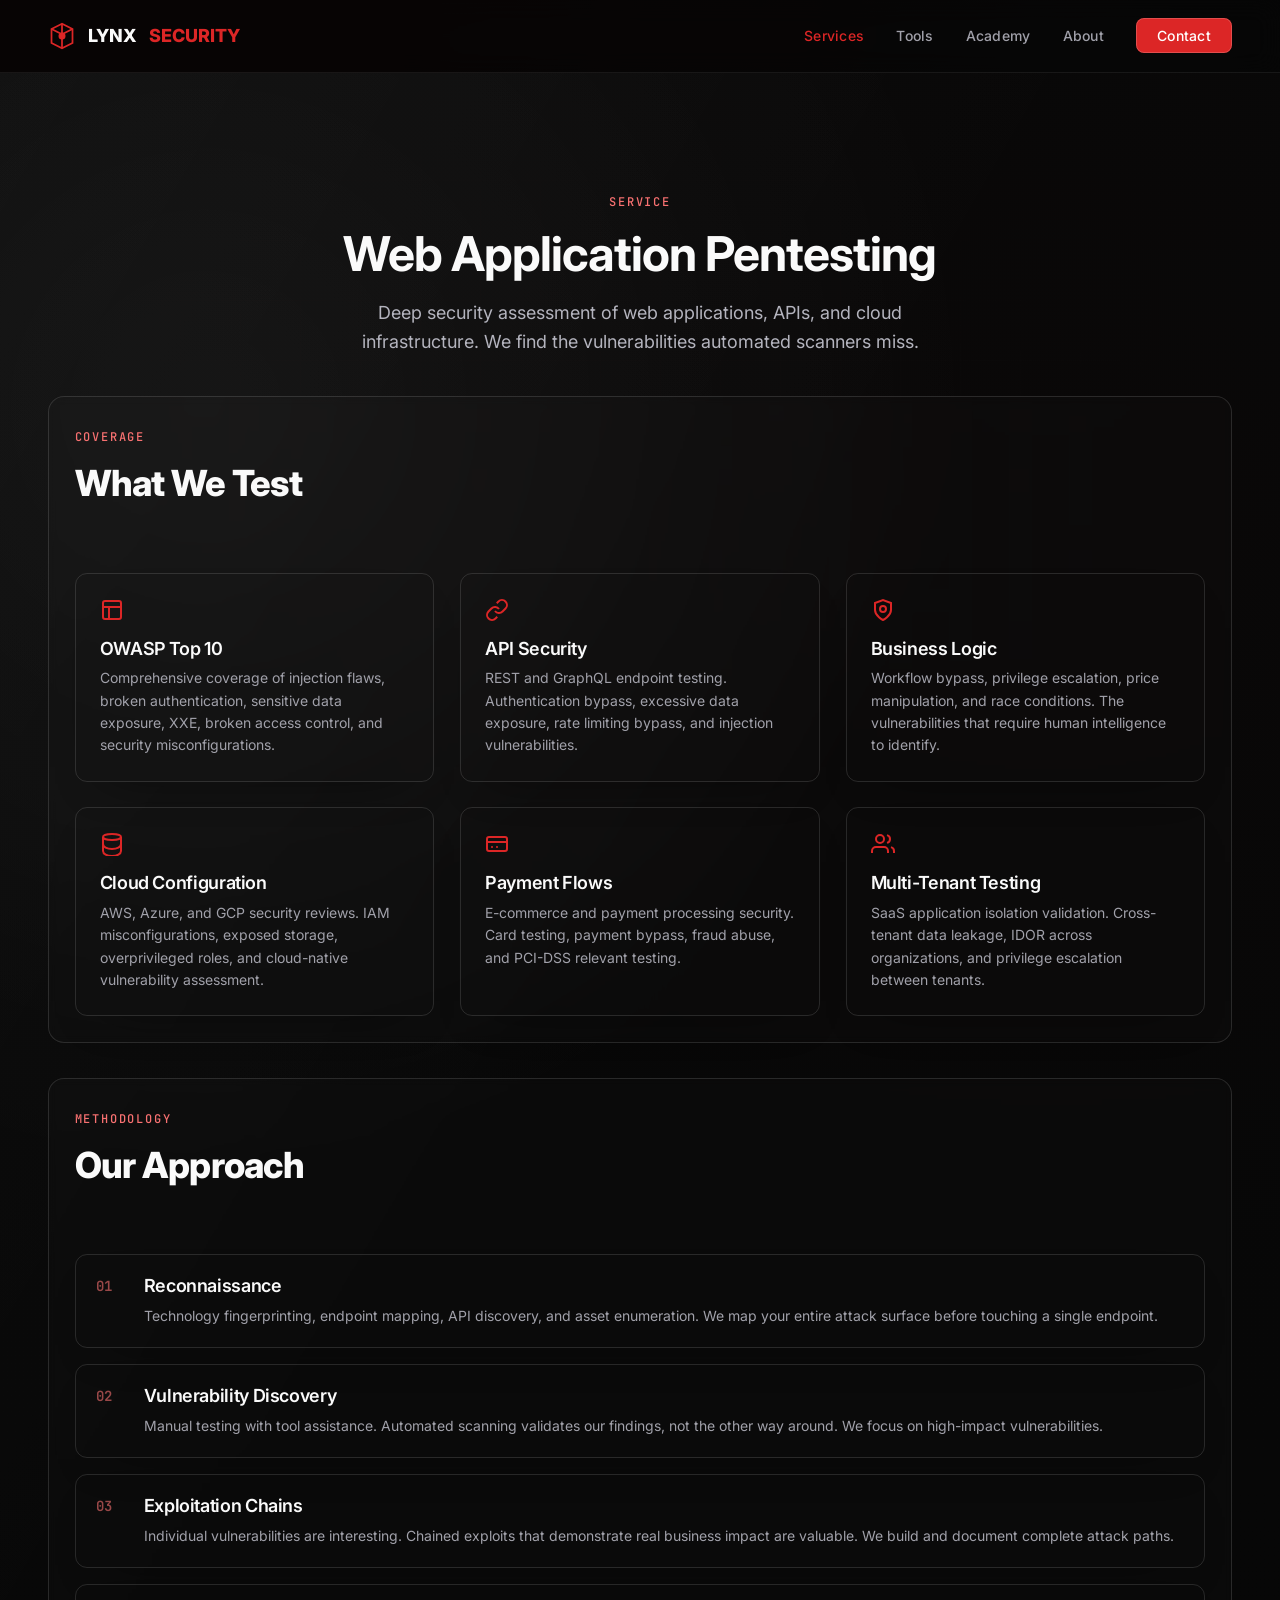
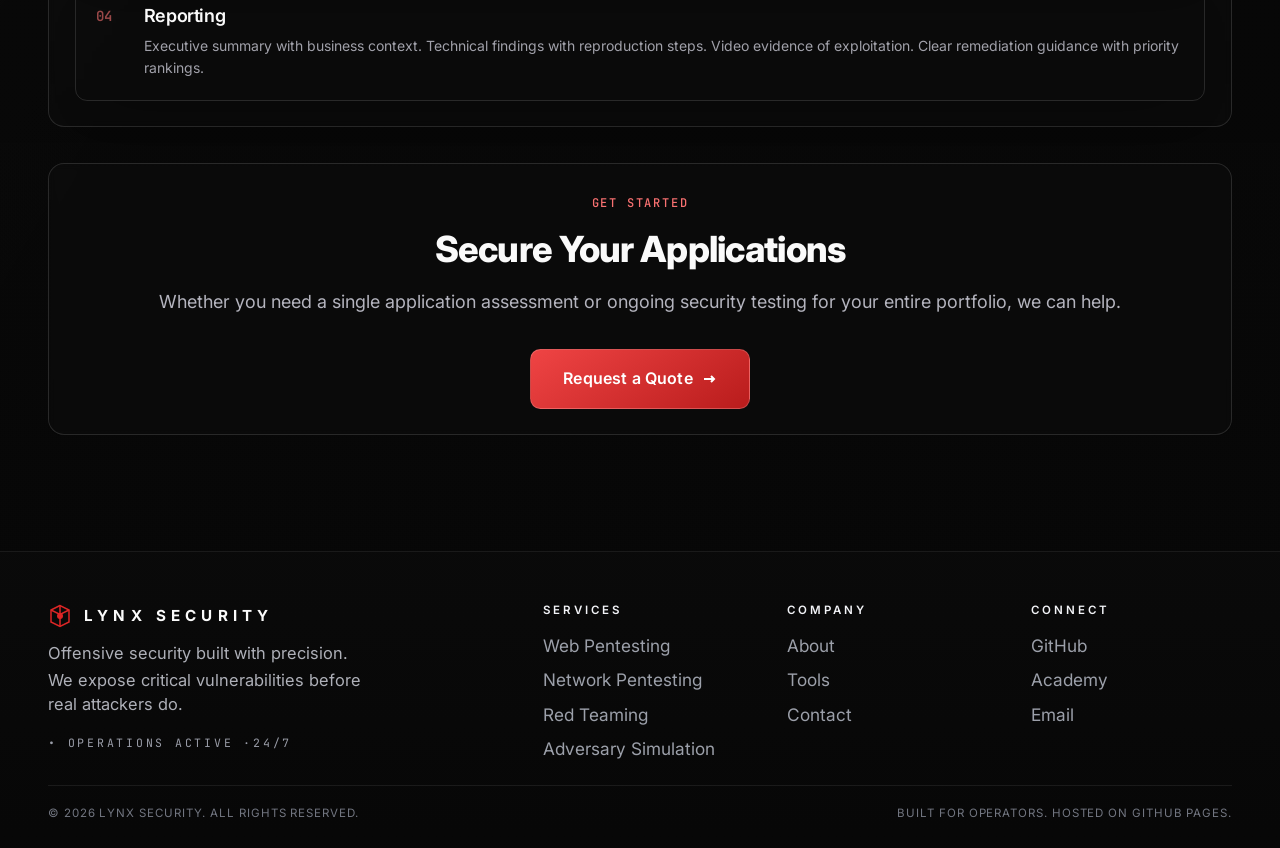
<file: pages/web-pentesting.html>
<!DOCTYPE html>
<html lang="en">
<head>
    <meta charset="UTF-8">
    <meta name="viewport" content="width=device-width, initial-scale=1.0">
    <title>Web Pentesting | Lynx Security</title>
    <meta name="description" content="Professional web application penetration testing. OWASP coverage, API security, business logic testing, and cloud configuration review.">
    <link rel="preconnect" href="https://fonts.googleapis.com">
    <link rel="preconnect" href="https://fonts.gstatic.com" crossorigin>
    <link href="https://fonts.googleapis.com/css2?family=Inter:wght@300;400;500;600;700;800&family=JetBrains+Mono:wght@400;500&display=swap" rel="stylesheet">
    <link rel="stylesheet" href="../css/style.css">
</head>
<body>
    <div class="grid-bg" aria-hidden="true"></div>
    
    <header class="header" id="header">
        <div class="container">
            <nav class="nav" role="navigation" aria-label="Main navigation">
                <a href="../index.html" class="logo" aria-label="Lynx Security Home">
                    <svg class="logo-icon" viewBox="0 0 32 32" fill="none" aria-hidden="true">
                        <path d="M16 2L4 8v16l12 6 12-6V8L16 2z" stroke="currentColor" stroke-width="2"/>
                        <path d="M16 2v28M4 8l12 6 12-6" stroke="currentColor" stroke-width="2"/>
                        <circle cx="16" cy="16" r="4" fill="currentColor"/>
                    </svg>
                    <span class="logo-text">LYNX</span>
                    <span class="logo-accent">SECURITY</span>
                </a>
                
                <ul class="nav-menu" role="menubar">
                    <li role="none"><a href="services.html" class="nav-link is-active" role="menuitem">Services</a></li>
                    <li role="none"><a href="tools.html" class="nav-link" role="menuitem">Tools</a></li>
                    <li role="none"><a href="https://wiki.lynx-security.study" class="nav-link" role="menuitem">Academy</a></li>
                    <li role="none"><a href="about.html" class="nav-link" role="menuitem">About</a></li>
                    <li role="none"><a href="contact.html" class="nav-link nav-link--cta" role="menuitem">Contact</a></li>
                </ul>
                
                <button class="nav-toggle" aria-label="Toggle navigation" aria-expanded="false">
                    <span></span>
                    <span></span>
                    <span></span>
                </button>
            </nav>
        </div>
    </header>

    <main>
        <section class="section service-detail-page service-detail-page--web">
            <div class="container">
                <header class="service-detail-page__hero reveal">
                    <span class="section-tag">Service</span>
                    <h1 class="page-header__title">Web Application Pentesting</h1>
                    <p class="page-header__subtitle">Deep security assessment of web applications, APIs, and cloud infrastructure. We find the vulnerabilities automated scanners miss.</p>
                </header>

                <section class="service-detail-page__panel reveal" aria-label="Coverage">
                    <header class="section-header">
                        <span class="section-tag">Coverage</span>
                        <h2 class="section-title">What We Test</h2>
                    </header>
                
                    <div class="feature-grid">
                    <div class="feature-item reveal">
                        <svg class="feature-item__icon" viewBox="0 0 24 24" fill="none" aria-hidden="true">
                            <rect x="3" y="3" width="18" height="18" rx="2" stroke="currentColor" stroke-width="2"/>
                            <path d="M3 9h18M9 21V9" stroke="currentColor" stroke-width="2"/>
                        </svg>
                        <h4 class="feature-item__title">OWASP Top 10</h4>
                        <p class="feature-item__desc">Comprehensive coverage of injection flaws, broken authentication, sensitive data exposure, XXE, broken access control, and security misconfigurations.</p>
                    </div>
                    
                    <div class="feature-item reveal">
                        <svg class="feature-item__icon" viewBox="0 0 24 24" fill="none" aria-hidden="true">
                            <path d="M10 13a5 5 0 0 0 7.54.54l3-3a5 5 0 0 0-7.07-7.07l-1.72 1.71" stroke="currentColor" stroke-width="2"/>
                            <path d="M14 11a5 5 0 0 0-7.54-.54l-3 3a5 5 0 0 0 7.07 7.07l1.71-1.71" stroke="currentColor" stroke-width="2"/>
                        </svg>
                        <h4 class="feature-item__title">API Security</h4>
                        <p class="feature-item__desc">REST and GraphQL endpoint testing. Authentication bypass, excessive data exposure, rate limiting bypass, and injection vulnerabilities.</p>
                    </div>
                    
                    <div class="feature-item reveal">
                        <svg class="feature-item__icon" viewBox="0 0 24 24" fill="none" aria-hidden="true">
                            <path d="M12 22s8-4 8-10V5l-8-3-8 3v7c0 6 8 10 8 10z" stroke="currentColor" stroke-width="2"/>
                            <circle cx="12" cy="11" r="3" stroke="currentColor" stroke-width="2"/>
                        </svg>
                        <h4 class="feature-item__title">Business Logic</h4>
                        <p class="feature-item__desc">Workflow bypass, privilege escalation, price manipulation, and race conditions. The vulnerabilities that require human intelligence to identify.</p>
                    </div>
                    
                    <div class="feature-item reveal">
                        <svg class="feature-item__icon" viewBox="0 0 24 24" fill="none" aria-hidden="true">
                            <ellipse cx="12" cy="5" rx="9" ry="3" stroke="currentColor" stroke-width="2"/>
                            <path d="M3 5v14c0 3 4 5 9 5s9-2 9-5V5" stroke="currentColor" stroke-width="2"/>
                            <path d="M3 12c0 3 4 5 9 5s9-2 9-5" stroke="currentColor" stroke-width="2"/>
                        </svg>
                        <h4 class="feature-item__title">Cloud Configuration</h4>
                        <p class="feature-item__desc">AWS, Azure, and GCP security reviews. IAM misconfigurations, exposed storage, overprivileged roles, and cloud-native vulnerability assessment.</p>
                    </div>
                    
                    <div class="feature-item reveal">
                        <svg class="feature-item__icon" viewBox="0 0 24 24" fill="none" aria-hidden="true">
                            <rect x="2" y="5" width="20" height="14" rx="2" stroke="currentColor" stroke-width="2"/>
                            <path d="M2 10h20" stroke="currentColor" stroke-width="2"/>
                            <circle cx="7" cy="15" r="1" fill="currentColor"/>
                            <circle cx="12" cy="15" r="1" fill="currentColor"/>
                        </svg>
                        <h4 class="feature-item__title">Payment Flows</h4>
                        <p class="feature-item__desc">E-commerce and payment processing security. Card testing, payment bypass, fraud abuse, and PCI-DSS relevant testing.</p>
                    </div>
                    
                    <div class="feature-item reveal">
                        <svg class="feature-item__icon" viewBox="0 0 24 24" fill="none" aria-hidden="true">
                            <path d="M17 21v-2a4 4 0 0 0-4-4H5a4 4 0 0 0-4 4v2" stroke="currentColor" stroke-width="2"/>
                            <circle cx="9" cy="7" r="4" stroke="currentColor" stroke-width="2"/>
                            <path d="M23 21v-2a4 4 0 0 0-3-3.87" stroke="currentColor" stroke-width="2"/>
                            <path d="M16 3.13a4 4 0 0 1 0 7.75" stroke="currentColor" stroke-width="2"/>
                        </svg>
                        <h4 class="feature-item__title">Multi-Tenant Testing</h4>
                        <p class="feature-item__desc">SaaS application isolation validation. Cross-tenant data leakage, IDOR across organizations, and privilege escalation between tenants.</p>
                    </div>
                    </div>
                </section>

                <section class="service-detail-page__panel reveal" aria-label="Methodology">
                    <header class="section-header">
                        <span class="section-tag">Methodology</span>
                        <h2 class="section-title">Our Approach</h2>
                    </header>
                
                    <div class="list">
                    <div class="list-item reveal">
                        <span class="list-item__number">01</span>
                        <div class="list-item__content">
                            <h4 class="list-item__title">Reconnaissance</h4>
                            <p class="list-item__desc">Technology fingerprinting, endpoint mapping, API discovery, and asset enumeration. We map your entire attack surface before touching a single endpoint.</p>
                        </div>
                    </div>
                    
                    <div class="list-item reveal">
                        <span class="list-item__number">02</span>
                        <div class="list-item__content">
                            <h4 class="list-item__title">Vulnerability Discovery</h4>
                            <p class="list-item__desc">Manual testing with tool assistance. Automated scanning validates our findings, not the other way around. We focus on high-impact vulnerabilities.</p>
                        </div>
                    </div>
                    
                    <div class="list-item reveal">
                        <span class="list-item__number">03</span>
                        <div class="list-item__content">
                            <h4 class="list-item__title">Exploitation Chains</h4>
                            <p class="list-item__desc">Individual vulnerabilities are interesting. Chained exploits that demonstrate real business impact are valuable. We build and document complete attack paths.</p>
                        </div>
                    </div>
                    
                    <div class="list-item reveal">
                        <span class="list-item__number">04</span>
                        <div class="list-item__content">
                            <h4 class="list-item__title">Reporting</h4>
                            <p class="list-item__desc">Executive summary with business context. Technical findings with reproduction steps. Video evidence of exploitation. Clear remediation guidance with priority rankings.</p>
                        </div>
                    </div>
                    </div>
                </section>

                <section class="service-detail-page__cta reveal" aria-label="Get started">
                    <span class="section-tag">Get Started</span>
                    <h2 class="section-title">Secure Your Applications</h2>
                    <p class="contact-desc">Whether you need a single application assessment or ongoing security testing for your entire portfolio, we can help.</p>
                    <a href="contact.html" class="btn btn--primary btn--large">
                        <span>Request a Quote</span>
                        <svg class="btn-icon" viewBox="0 0 16 16" fill="none" aria-hidden="true">
                            <path d="M3 8h10M10 5l3 3-3 3" stroke="currentColor" stroke-width="2"/>
                        </svg>
                    </a>
                </section>
            </div>
        </section>
    </main>

    <footer class="footer">
        <div class="container">
            <div class="footer-grid">
                <div class="footer-brand">
                    <a href="../index.html" class="footer-logo">
                        <svg class="footer-logo__icon" viewBox="0 0 32 32" fill="none" aria-hidden="true">
                            <path d="M16 2L4 8v16l12 6 12-6V8L16 2z" stroke="currentColor" stroke-width="2"/>
                            <path d="M16 2v28M4 8l12 6 12-6" stroke="currentColor" stroke-width="2"/>
                            <circle cx="16" cy="16" r="4" fill="currentColor"/>
                        </svg>
                        <span class="footer-logo__text">LYNX SECURITY</span>
                    </a>
                    <p class="footer-tagline">Offensive security built with precision.</p>
                </div>
                
                <nav class="footer-nav" aria-label="Footer navigation">
                    <div class="footer-nav__col">
                        <h4 class="footer-nav__title">Services</h4>
                        <ul class="footer-nav__list">
                            <li><a href="web-pentesting.html">Web Pentesting</a></li>
                            <li><a href="network-pentesting.html">Network Pentesting</a></li>
                            <li><a href="red-teaming.html">Red Teaming</a></li>
                            <li><a href="adversary-simulation.html">Adversary Simulation</a></li>
                        </ul>
                    </div>
                    <div class="footer-nav__col">
                        <h4 class="footer-nav__title">Company</h4>
                        <ul class="footer-nav__list">
                            <li><a href="about.html">About</a></li>
                            <li><a href="tools.html">Tools</a></li>
                            <li><a href="contact.html">Contact</a></li>
                        </ul>
                    </div>
                    <div class="footer-nav__col">
                        <h4 class="footer-nav__title">Connect</h4>
                        <ul class="footer-nav__list">
                            <li><a href="https://github.com/lynx-security" target="_blank" rel="noopener noreferrer">GitHub</a></li>
                            <li><a href="https://wiki.lynx-security.study">Academy</a></li>
                            <li><a href="mailto:contact@lynx-security.study">Email</a></li>
                        </ul>
                    </div>
                </nav>
            </div>
            
            <div class="footer-bottom">
                <p class="footer-copyright">© 2026 Lynx Security. All rights reserved.</p>
                <p class="footer-built">Built for operators. Hosted on GitHub Pages.</p>
            </div>
        </div>
    </footer>

    <script src="../js/main.js" defer></script>
</body>
</html>
</file>
<file: css/style.css>
/* ==========================================================================
   Lynx Security - Shared Stylesheet
   Multi-page static site - Premium cybersecurity aesthetic
   ========================================================================== */

/* CSS Variables
   ========================================================================== */
:root {
    --color-bg-primary: #050505;
    --color-bg-secondary: #0a0a0a;
    --color-bg-tertiary: #111111;
    --color-bg-card: #0d0d0d;
    --color-bg-card-hover: #121212;
    --color-surface-1: #141414;
    --color-surface-2: #1a1a1a;
    --color-border: #1f1f1f;
    --color-border-hover: #2a2a2a;
    --color-accent: #dc2626;
    --color-accent-light: #ef4444;
    --color-accent-glow: rgba(220, 38, 38, 0.3);
    --color-text-primary: #fafafa;
    --color-text-secondary: #a1a1aa;
    --color-text-tertiary: #71717a;
    --color-text-muted: #52525b;
    --font-primary: 'Inter', -apple-system, BlinkMacSystemFont, 'Segoe UI', Roboto, sans-serif;
    --font-mono: 'JetBrains Mono', 'Fira Code', Consolas, monospace;
    --container-max: 1280px;
    --container-padding: 1.5rem;
    --transition-base: 250ms ease;
}

@media (min-width: 640px) { :root { --container-padding: 2rem; } }
@media (min-width: 1024px) { :root { --container-padding: 3rem; } }

/* Reset & Base
   ========================================================================== */
*, *::before, *::after { box-sizing: border-box; margin: 0; padding: 0; }

html {
    scroll-behavior: smooth;
    -webkit-font-smoothing: antialiased;
    -moz-osx-font-smoothing: grayscale;
}

body {
    font-family: var(--font-primary);
    font-size: 1rem;
    line-height: 1.6;
    color: var(--color-text-primary);
    background-color: var(--color-bg-primary);
    min-height: 100vh;
}

img, svg { display: block; max-width: 100%; }
a { color: inherit; text-decoration: none; }
ul, ol { list-style: none; }

/* Typography
   ========================================================================== */
h1, h2, h3, h4, h5, h6 { font-weight: 700; line-height: 1.2; letter-spacing: -0.02em; }
.text-accent { color: var(--color-accent); }

/* Container
   ========================================================================== */
.container {
    width: 100%;
    max-width: var(--container-max);
    margin-left: auto;
    margin-right: auto;
    padding-left: var(--container-padding);
    padding-right: var(--container-padding);
}

/* Grid Background
   ========================================================================== */
.grid-bg {
    position: fixed;
    top: 0;
    left: 0;
    width: 100%;
    height: 100%;
    pointer-events: none;
    z-index: 0;
    background-image: 
        linear-gradient(rgba(255, 255, 255, 0.02) 1px, transparent 1px),
        linear-gradient(90deg, rgba(255, 255, 255, 0.02) 1px, transparent 1px);
    background-size: 60px 60px;
    mask-image: radial-gradient(ellipse at center, black 40%, transparent 70%);
}

/* Header & Navigation
   ========================================================================== */
.header {
    position: fixed;
    top: 0;
    left: 0;
    right: 0;
    z-index: 1000;
    background: rgba(5, 5, 5, 0.8);
    backdrop-filter: blur(12px);
    border-bottom: 1px solid var(--color-border);
}

.header--scrolled { background: rgba(5, 5, 5, 0.95); border-color: var(--color-border-hover); }

.nav {
    display: flex;
    align-items: center;
    justify-content: space-between;
    height: 72px;
}

.logo {
    display: flex;
    align-items: center;
    gap: 0.75rem;
    font-weight: 800;
    font-size: 1.125rem;
}

.logo-icon { width: 28px; height: 28px; color: var(--color-accent); }
.logo-text { color: var(--color-text-primary); }
.logo-accent { color: var(--color-accent); }

.nav-menu { display: none; align-items: center; gap: 2rem; }
.nav-link { font-size: 0.875rem; font-weight: 500; color: var(--color-text-secondary); position: relative; }
.nav-link::after {
    content: '';
    position: absolute;
    bottom: -4px;
    left: 0;
    width: 0;
    height: 2px;
    background: var(--color-accent);
    transition: width var(--transition-base);
}
.nav-link:hover { color: var(--color-text-primary); }
.nav-link:hover::after { width: 100%; }
.nav-link--cta {
    padding: 0.5rem 1.25rem;
    background: var(--color-accent);
    color: white !important;
    border-radius: 0.5rem;
}
.nav-link--cta::after { display: none; }
.nav-link--cta:hover { background: var(--color-accent-light); box-shadow: 0 0 20px var(--color-accent-glow); }
.nav-link.is-active { color: var(--color-accent); }

.nav-toggle {
    display: flex;
    flex-direction: column;
    justify-content: center;
    gap: 5px;
    width: 32px;
    height: 32px;
    background: none;
    border: none;
    cursor: pointer;
}
.nav-toggle span { display: block; width: 100%; height: 2px; background: var(--color-text-primary); transition: transform var(--transition-base), opacity var(--transition-base); }
.nav-toggle[aria-expanded="true"] span:first-child { transform: translateY(7px) rotate(45deg); }
.nav-toggle[aria-expanded="true"] span:nth-child(2) { opacity: 0; }
.nav-toggle[aria-expanded="true"] span:last-child { transform: translateY(-7px) rotate(-45deg); }

@media (min-width: 768px) { .nav-menu { display: flex; } .nav-toggle { display: none; } }
@media (max-width: 767px) {
    .nav-menu {
        position: fixed;
        top: 72px;
        left: 0;
        right: 0;
        bottom: 0;
        background: var(--color-bg-primary);
        flex-direction: column;
        padding: 2rem;
        gap: 1.5rem;
        transform: translateX(100%);
        transition: transform var(--transition-base);
    }
    .nav-menu.is-open { transform: translateX(0); display: flex; }
    .nav-link { font-size: 1.25rem; }
}

/* Buttons
   ========================================================================== */
.btn {
    display: inline-flex;
    align-items: center;
    gap: 0.5rem;
    padding: 0.75rem 1.5rem;
    font-family: var(--font-primary);
    font-size: 0.875rem;
    font-weight: 600;
    border-radius: 0.5rem;
    border: none;
    cursor: pointer;
    transition: all var(--transition-base);
}

.btn--primary { background: var(--color-accent); color: white; }
.btn--primary:hover { background: var(--color-accent-light); box-shadow: 0 0 30px var(--color-accent-glow); transform: translateY(-1px); }

.btn--secondary { background: transparent; color: var(--color-text-primary); border: 1px solid var(--color-border); }
.btn--secondary:hover { border-color: var(--color-accent); color: var(--color-accent); background: rgba(220, 38, 38, 0.05); }

.btn--large { padding: 1rem 2rem; font-size: 1rem; }

.btn-icon { width: 16px; height: 16px; transition: transform var(--transition-base); }
.btn:hover .btn-icon { transform: translateX(2px); }

/* Hero Section
   ========================================================================== */
.hero {
    position: relative;
    min-height: 100vh;
    display: flex;
    align-items: center;
    padding-top: 72px;
    overflow: hidden;
}

.hero-glow {
    position: absolute;
    top: 20%;
    right: -10%;
    width: 600px;
    height: 600px;
    background: radial-gradient(circle, var(--color-accent-glow) 0%, transparent 70%);
    filter: blur(60px);
    animation: pulse-glow 8s ease-in-out infinite;
}

@keyframes pulse-glow {
    0%, 100% { opacity: 0.5; transform: scale(1); }
    50% { opacity: 0.8; transform: scale(1.1); }
}

.hero-content { position: relative; z-index: 1; max-width: 800px; }
.hero-badge {
    display: inline-flex;
    align-items: center;
    gap: 0.75rem;
    margin-bottom: 1.5rem;
}
.badge-indicator {
    width: 8px;
    height: 8px;
    background: var(--color-accent);
    border-radius: 50%;
    animation: pulse-dot 2s ease-in-out infinite;
}
@keyframes pulse-dot {
    0%, 100% { opacity: 1; box-shadow: 0 0 0 0 var(--color-accent-glow); }
    50% { opacity: 0.8; box-shadow: 0 0 0 8px transparent; }
}
.badge-text {
    font-family: var(--font-mono);
    font-size: 0.75rem;
    font-weight: 500;
    color: var(--color-text-tertiary);
    letter-spacing: 0.1em;
}

.hero-title {
    font-size: clamp(2.25rem, 8vw, 3.75rem);
    font-weight: 800;
    line-height: 1.1;
    margin-bottom: 1.5rem;
    letter-spacing: -0.03em;
}

.hero-subtitle {
    font-size: clamp(1.125rem, 2.5vw, 1.25rem);
    color: var(--color-text-secondary);
    max-width: 640px;
    margin-bottom: 2rem;
    line-height: 1.7;
}

.hero-actions { display: flex; flex-wrap: wrap; gap: 1rem; margin-bottom: 4rem; }

.hero-stats { display: flex; align-items: center; gap: 2rem; flex-wrap: wrap; }
.hero-stat { display: flex; flex-direction: column; gap: 0.25rem; }
.hero-stat__value { font-size: 1.5rem; font-weight: 700; }
.hero-stat__label { font-size: 0.875rem; color: var(--color-text-tertiary); }
.hero-stat__divider { width: 1px; height: 40px; background: var(--color-border); }

@media (max-width: 640px) {
    .hero-stats { gap: 1.5rem; }
    .hero-stat__divider { display: none; }
}

/* Page Header
   ========================================================================== */
.page-header {
    padding: 140px 0 80px;
    text-align: center;
    border-bottom: 1px solid var(--color-border);
}

.page-header__title {
    font-size: clamp(2rem, 5vw, 3rem);
    margin-bottom: 1rem;
}

.page-header__subtitle {
    font-size: 1.125rem;
    color: var(--color-text-secondary);
    max-width: 640px;
    margin: 0 auto;
}

/* Section Components
   ========================================================================== */
.section { position: relative; padding: 6rem 0; }
.section-header { max-width: 640px; margin-bottom: 4rem; }
.section-tag {
    display: inline-block;
    font-family: var(--font-mono);
    font-size: 0.75rem;
    font-weight: 500;
    color: var(--color-accent);
    text-transform: uppercase;
    letter-spacing: 0.15em;
    margin-bottom: 1rem;
}
.section-tag--accent {
    padding: 0.25rem 0.75rem;
    background: rgba(220, 38, 38, 0.1);
    border: 1px solid rgba(220, 38, 38, 0.3);
    border-radius: 0.25rem;
}
.section-title {
    font-size: clamp(1.875rem, 5vw, 2.25rem);
    font-weight: 800;
    margin-bottom: 1rem;
    letter-spacing: -0.02em;
}
.section-desc {
    font-size: 1.125rem;
    color: var(--color-text-secondary);
    line-height: 1.7;
}

/* Card
   ========================================================================== */
.card {
    --card-bg: rgba(255, 255, 255, 0.02);
    --card-border: rgba(255, 255, 255, 0.08);
    --card-tile: rgba(220, 38, 38, 0.08);
    --card-line: rgba(255, 255, 255, 0.1);
    --card-shine: conic-gradient(from 205deg at 50% 50%, rgba(220, 38, 38, 0) 0deg, rgba(220, 38, 38, 0.6) 25deg, rgba(220, 38, 38, 0.1) 295deg, rgba(220, 38, 38, 0) 360deg);
    --card-icon-bg: rgba(220, 38, 38, 0.1);
    --card-icon-border: rgba(220, 38, 38, 0.2);
    
    position: relative;
    padding: 3.5rem 1.5rem 1.5rem;
    background: var(--card-bg);
    border: 1px solid var(--card-border);
    border-radius: 0.75rem;
    cursor: pointer;
    overflow: hidden;
    transition: all var(--transition-base);
}

.card::before {
    content: '';
    position: absolute;
    inset: 0;
    border-radius: inherit;
    background: var(--card-bg);
}

.card:hover {
    border-color: rgba(255, 255, 255, 0.15);
    box-shadow: 0 10px 30px -10px rgba(0, 0, 0, 0.5);
}

.card__icon {
    position: relative;
    z-index: 2;
    display: inline-flex;
    padding: 0.5rem;
    margin-bottom: 1rem;
}

.card__icon::after {
    content: '';
    position: absolute;
    inset: 3px;
    border-radius: 50%;
    background: var(--card-icon-bg);
    border: 1px solid var(--card-icon-border);
    backdrop-filter: blur(2px);
    transition: all var(--transition-base);
}

.card__icon svg {
    position: relative;
    z-index: 1;
    width: 24px;
    height: 24px;
    color: var(--color-accent);
}

.card:hover .card__icon::after {
    background: rgba(220, 38, 38, 0.15);
    border-color: rgba(220, 38, 38, 0.3);
}

.card__title {
    position: relative;
    z-index: 2;
    font-size: 1.125rem;
    font-weight: 700;
    margin-bottom: 0.5rem;
    color: var(--color-text-primary);
}

.card__desc {
    position: relative;
    z-index: 2;
    font-size: 0.875rem;
    color: var(--color-text-secondary);
    line-height: 1.7;
    margin-bottom: 1rem;
}

.card__meta {
    position: relative;
    z-index: 2;
    display: flex;
    flex-wrap: wrap;
    gap: 0.5rem;
}

.card__tag {
    font-family: var(--font-mono);
    font-size: 0.75rem;
    color: var(--color-text-tertiary);
    padding: 0.25rem 0.75rem;
    background: var(--color-surface-1);
    border-radius: 0.25rem;
}

.card__link {
    position: relative;
    z-index: 2;
    display: inline-flex;
    align-items: center;
    gap: 0.5rem;
    margin-top: 1.25rem;
    font-size: 0.875rem;
    font-weight: 600;
    color: var(--color-accent);
    transition: gap var(--transition-base);
}
.card__link:hover { gap: 0.75rem; }

/* Card Shine Effect */
.card .shine {
    position: absolute;
    inset: 0;
    border-radius: inherit;
    z-index: 1;
    overflow: hidden;
    opacity: 0;
    transition: opacity 0.5s;
}

.card .shine::before {
    content: '';
    width: 150%;
    padding-bottom: 150%;
    border-radius: 50%;
    position: absolute;
    left: 50%;
    bottom: 55%;
    filter: blur(35px);
    opacity: 0.15;
    transform: translateX(-50%);
    background-image: var(--card-shine);
}

.card:hover .shine {
    opacity: 1;
}

/* Card Background Tiles */
.card .background {
    position: absolute;
    inset: 0;
    border-radius: inherit;
    overflow: hidden;
    z-index: 0;
    -webkit-mask-image: radial-gradient(circle at 60% 5%, black 0%, black 15%, transparent 60%);
    mask-image: radial-gradient(circle at 60% 5%, black 0%, black 15%, transparent 60%);
}

.card .tiles {
    opacity: 0;
    transition: opacity 0.25s;
}

.card .tile {
    position: absolute;
    background-color: var(--card-tile);
    animation-duration: 8s;
    animation-iteration-count: infinite;
    opacity: 0;
}

.card .tile-1 { top: 0; left: 0; height: 10%; width: 22.5%; }
.card .tile-2 { top: 0; left: 22.5%; height: 10%; width: 27.5%; animation-delay: -6s; }
.card .tile-3 { top: 0; left: 50%; height: 10%; width: 27.5%; animation-delay: -4s; }
.card .tile-4 { top: 0; left: 77.5%; height: 10%; width: 22.5%; animation-delay: -2s; }
.card .tile-5 { top: 10%; left: 0; height: 22.5%; width: 22.5%; animation-delay: -4s; }
.card .tile-6 { top: 10%; left: 22.5%; height: 22.5%; width: 27.5%; animation-delay: -2s; }
.card .tile-7 { top: 10%; left: 50%; height: 22.5%; width: 27.5%; }
.card .tile-8 { top: 10%; left: 77.5%; height: 22.5%; width: 22.5%; animation-delay: -6s; }
.card .tile-9 { top: 32.5%; left: 50%; height: 22.5%; width: 27.5%; animation-delay: -6s; }
.card .tile-10 { top: 32.5%; left: 77.5%; height: 22.5%; width: 22.5%; animation-delay: -2s; }

@keyframes tile {
    0%, 12.5%, 100% { opacity: 1; }
    25%, 82.5% { opacity: 0; }
}

/* Card Lines */
.card .line {
    position: absolute;
    inset: 0;
    opacity: 0;
    transition: opacity 0.35s;
}

.card .line::before,
.card .line::after {
    content: '';
    position: absolute;
    background-color: var(--card-line);
    transition: transform 0.35s;
}

.card .line::before {
    left: 0;
    right: 0;
    height: 1px;
    transform-origin: 0 50%;
    transform: scaleX(0);
}

.card .line::after {
    top: 0;
    bottom: 0;
    width: 1px;
    transform-origin: 50% 0;
    transform: scaleY(0);
}

.card .line-1::before { top: 10%; }
.card .line-1::after { left: 22.5%; }
.card .line-2::before { top: 32.5%; }
.card .line-2::after { left: 50%; }
.card .line-3::before { top: 55%; }
.card .line-3::after { right: 22.5%; left: auto; }

/* Hover Effects */
.card:hover .tiles {
    opacity: 1;
    transition-delay: 0.25s;
}

.card:hover .tile {
    animation-name: tile;
}

.card:hover .line {
    opacity: 1;
}

.card:hover .line::before {
    transform: scaleX(1);
}

.card:hover .line::after {
    transform: scaleY(1);
}

.card:hover .line-1::before,
.card:hover .line-1::after {
    transition-delay: 0s;
}

.card:hover .line-2::before,
.card:hover .line-2::after {
    transition-delay: 0.15s;
}

.card:hover .line-3::before,
.card:hover .line-3::after {
    transition-delay: 0.3s;
}

/* Feature Grid
   ========================================================================== */
.feature-grid { display: grid; grid-template-columns: repeat(auto-fit, minmax(300px, 1fr)); gap: 1.5rem; }
.feature-item { padding: 1.5rem; background: var(--color-bg-card); border: 1px solid var(--color-border); border-radius: 0.75rem; }
.feature-item__icon { width: 24px; height: 24px; color: var(--color-accent); margin-bottom: 1rem; }
.feature-item__title { font-size: 1.125rem; font-weight: 600; margin-bottom: 0.5rem; }
.feature-item__desc { font-size: 0.875rem; color: var(--color-text-secondary); line-height: 1.6; }

/* Sparkle Button
   ========================================================================== */
.btn-sparkle {
    --padding: 0.75rem 1.5rem;
    --font-size: 1rem;
    --color: var(--color-accent);
    --shadow: rgba(220, 38, 38, 0.5);
    --glare: rgba(255, 255, 255, 0.75);
    
    display: inline-flex;
    align-items: center;
    justify-content: center;
    padding: var(--padding);
    border-radius: 0.5rem;
    text-decoration: none;
    color: transparent;
    position: relative;
    transition: background 0.2s;
    border: 1px solid var(--color-border);
}

.btn-sparkle:hover {
    background: var(--color-bg-card);
}

.btn-sparkle span {
    display: inline-block;
    font-size: var(--font-size);
    font-weight: 600;
    transition: all 0.2s;
    text-shadow:
        calc(var(--hover) * 0px) calc(var(--hover) * 0px) var(--shadow),
        calc(var(--hover) * -0.5px) calc(var(--hover) * 0.5px) var(--shadow),
        calc(var(--hover) * -1px) calc(var(--hover) * 1px) var(--shadow),
        calc(var(--hover) * -1.5px) calc(var(--hover) * 1.5px) var(--shadow),
        calc(var(--hover) * -2px) calc(var(--hover) * 2px) var(--shadow);
    transform: translate(calc(var(--hover) * 2px), calc(var(--hover) * -2px));
}

.btn-sparkle span:last-of-type {
    position: absolute;
    inset: var(--padding);
    background: linear-gradient(
        108deg,
        transparent 0 55%,
        var(--glare) 55% 60%,
        transparent 60% 70%,
        var(--glare) 70% 85%,
        transparent 85%
    ) calc(var(--pos) * -200%) 0% / 200% 100%, var(--color);
    -webkit-background-clip: text;
    background-clip: text;
    color: transparent;
    z-index: 2;
    text-shadow: none;
    transform: translate(calc(var(--hover) * 2px), calc(var(--hover) * -2px));
}

.btn-sparkle span:last-of-type {
    transition: transform 0.2s, background-position 0s;
}

.btn-sparkle:hover span:last-of-type {
    transition: transform 0.2s, background-position calc(var(--hover) * 1.5s) calc(var(--hover) * 0.25s);
}

.btn-sparkle {
    --hover: 0.4;
    --pos: 0;
}

.btn-sparkle:hover {
    --hover: 1;
    --pos: 1;
}

.btn-sparkle:active {
    --hover: 0;
}

.btn-sparkle:active span:last-of-type {
    --hover: 0;
    --pos: 1;
}

.btn-sparkle svg {
    position: absolute;
    z-index: 3;
    width: calc(var(--font-size) * 0.4);
    height: calc(var(--font-size) * 0.4);
    color: var(--color-accent-light);
}

.btn-sparkle svg path {
    fill: currentColor;
}

.btn-sparkle:hover svg {
    animation: sparkle 0.75s calc((var(--delay-step) * var(--d)) * 1s) both;
}

@keyframes sparkle {
    50% {
        transform: translate(-50%, -50%) scale(var(--s, 1));
    }
}

.btn-sparkle svg {
    --delay-step: 0.15;
    top: calc(var(--y, 50) * 1%);
    left: calc(var(--x, 0) * 1%);
    transform: translate(-50%, -50%) scale(0);
}

.btn-sparkle svg:nth-of-type(1) {
    --x: 5;
    --y: 15;
    --s: 1.1;
    --d: 1;
}

.btn-sparkle svg:nth-of-type(2) {
    --x: 85;
    --y: 25;
    --s: 1.25;
    --d: 2;
}

.btn-sparkle svg:nth-of-type(3) {
    --x: 50;
    --y: 80;
    --s: 1.1;
    --d: 3;
}

.btn-sparkle svg:nth-of-type(4) {
    --x: 15;
    --y: 70;
    --s: 0.9;
    --d: 2;
}

.btn-sparkle svg:nth-of-type(5) {
    --x: 95;
    --y: 65;
    --s: 0.8;
    --d: 4;
}

/* List Styles
   ========================================================================== */
.list { display: flex; flex-direction: column; gap: 1rem; }
.list-item {
    display: flex;
    align-items: flex-start;
    gap: 1rem;
    padding: 1.25rem;
    background: var(--color-bg-card);
    border: 1px solid var(--color-border);
    border-radius: 0.75rem;
}
.list-item__number {
    font-family: var(--font-mono);
    font-size: 0.875rem;
    font-weight: 600;
    color: var(--color-accent);
    opacity: 0.6;
    min-width: 2rem;
}
.list-item__content { flex: 1; }
.list-item__title { font-size: 1.125rem; font-weight: 600; margin-bottom: 0.5rem; }
.list-item__desc { font-size: 0.875rem; color: var(--color-text-secondary); line-height: 1.6; }

/* Terminal Card
   ========================================================================== */
.terminal-card {
    background: var(--color-bg-card);
    border: 1px solid var(--color-border);
    border-radius: 0.75rem;
    overflow: hidden;
}

.terminal-header {
    display: flex;
    align-items: center;
    gap: 0.5rem;
    padding: 0.75rem 1rem;
    background: var(--color-surface-1);
    border-bottom: 1px solid var(--color-border);
}

.terminal-dot { width: 10px; height: 10px; border-radius: 50%; }
.terminal-dot--red { background: #ff5f56; }
.terminal-dot--yellow { background: #ffbd2e; }
.terminal-dot--green { background: #27c93f; }
.terminal-title {
    margin-left: auto;
    font-family: var(--font-mono);
    font-size: 0.75rem;
    color: var(--color-text-tertiary);
}

.terminal-body {
    padding: 1.5rem;
    font-family: var(--font-mono);
    font-size: 0.875rem;
}

.terminal-line { display: flex; align-items: center; gap: 0.75rem; margin-bottom: 0.5rem; min-height: 1.6em; }
.terminal-prompt { color: var(--color-accent); }
.terminal-command { color: var(--color-text-primary); }
.terminal-output { color: var(--color-text-tertiary); padding-left: 1.5rem; }
.terminal-cursor {
    display: inline-block;
    width: 8px;
    height: 16px;
    background: var(--color-accent);
    animation: blink 1s step-end infinite;
}
@keyframes blink { 0%, 100% { opacity: 1; } 50% { opacity: 0; } }

/* Contact Section
   ========================================================================== */
.contact-section { text-align: center; padding: 6rem 0; }
.contact-content { max-width: 640px; margin: 0 auto; }
.contact-desc { font-size: 1.125rem; color: var(--color-text-secondary); line-height: 1.7; margin-bottom: 2rem; }

.contact-links {
    display: flex;
    flex-direction: column;
    align-items: center;
    gap: 1rem;
    margin-top: 3rem;
}

.contact-link {
    display: flex;
    align-items: center;
    gap: 0.75rem;
    font-size: 1rem;
    color: var(--color-text-secondary);
    transition: color var(--transition-base);
}
.contact-link:hover { color: var(--color-accent); }
.contact-link__icon { width: 20px; height: 20px; }

@media (min-width: 640px) {
    .contact-links { flex-direction: row; justify-content: center; gap: 2rem; }
}

/* Footer
   ========================================================================== */
.footer {
    background: var(--color-bg-secondary);
    border-top: 1px solid var(--color-border);
    padding: 4rem 0 2rem;
}

.footer-grid {
    display: grid;
    grid-template-columns: 1fr;
    gap: 3rem;
    margin-bottom: 3rem;
}

@media (min-width: 768px) { .footer-grid { grid-template-columns: 1.5fr 1fr; } }

.footer-brand { max-width: 320px; }
.footer-logo { display: flex; align-items: center; gap: 0.75rem; margin-bottom: 1rem; }
.footer-logo__icon { width: 28px; height: 28px; color: var(--color-accent); }
.footer-logo__text { font-size: 1.125rem; font-weight: 800; letter-spacing: -0.02em; }
.footer-tagline { font-size: 0.875rem; color: var(--color-text-tertiary); }

.footer-nav { display: grid; grid-template-columns: repeat(2, 1fr); gap: 2rem; }
@media (min-width: 640px) { .footer-nav { grid-template-columns: repeat(3, 1fr); } }

.footer-nav__title { font-size: 0.875rem; font-weight: 600; color: var(--color-text-primary); margin-bottom: 1rem; }
.footer-nav__list { display: flex; flex-direction: column; gap: 0.75rem; }
.footer-nav__list a { font-size: 0.875rem; color: var(--color-text-tertiary); transition: color var(--transition-base); }
.footer-nav__list a:hover { color: var(--color-text-primary); }

.footer-bottom {
    display: flex;
    flex-direction: column;
    gap: 0.5rem;
    padding-top: 2rem;
    border-top: 1px solid var(--color-border);
}
.footer-copyright, .footer-built { font-size: 0.75rem; color: var(--color-text-muted); }
@media (min-width: 640px) { .footer-bottom { flex-direction: row; justify-content: space-between; } }

/* Reveal Animations
   ========================================================================== */
.reveal { opacity: 0; transform: translateY(24px); transition: opacity 0.6s ease, transform 0.6s ease; }
.reveal.is-visible { opacity: 1; transform: translateY(0); }

/* Premium Refresh
   ========================================================================== */
:root {
    --color-bg-elevated: rgba(255, 255, 255, 0.04);
    --color-glass: rgba(255, 255, 255, 0.05);
    --color-glass-border: rgba(255, 255, 255, 0.12);
    --shadow-soft: 0 20px 50px -35px rgba(0, 0, 0, 0.9);
    --shadow-medium: 0 26px 65px -30px rgba(0, 0, 0, 0.75);
    --radius-lg: 1rem;
}

body {
    position: relative;
    background:
        radial-gradient(circle at 14% -8%, rgba(220, 38, 38, 0.08), transparent 35%),
        radial-gradient(circle at 88% 8%, rgba(255, 255, 255, 0.04), transparent 30%),
        linear-gradient(180deg, #050505 0%, #070707 60%, #060606 100%);
}

body::before {
    content: "";
    position: fixed;
    inset: 0;
    pointer-events: none;
    z-index: 1;
    background-image: url("data:image/svg+xml,%3Csvg xmlns='http://www.w3.org/2000/svg' width='180' height='180' viewBox='0 0 180 180'%3E%3Cfilter id='n'%3E%3CfeTurbulence type='fractalNoise' baseFrequency='0.95' numOctaves='2' stitchTiles='stitch'/%3E%3C/filter%3E%3Crect width='180' height='180' filter='url(%23n)' opacity='0.035'/%3E%3C/svg%3E");
    mix-blend-mode: soft-light;
}

main,
.header,
.footer {
    position: relative;
    z-index: 2;
}

.header {
    background: rgba(5, 5, 5, 0.74);
    border-bottom: 1px solid rgba(255, 255, 255, 0.07);
    box-shadow: 0 12px 28px -24px rgba(0, 0, 0, 0.85);
}

.header--scrolled {
    background: rgba(5, 5, 5, 0.9);
    border-color: rgba(255, 255, 255, 0.12);
}

.nav-link {
    letter-spacing: 0.02em;
}

.nav-link--cta {
    border: 1px solid rgba(255, 255, 255, 0.18);
    box-shadow: 0 18px 40px -28px rgba(220, 38, 38, 0.95);
}

.btn {
    border-radius: 0.65rem;
    letter-spacing: 0.01em;
}

.btn--primary {
    background: linear-gradient(145deg, #ef4444 0%, #b91c1c 100%);
    border: 1px solid rgba(255, 255, 255, 0.18);
}

.btn--primary:hover {
    background: linear-gradient(145deg, #f25a5a 0%, #cf2626 100%);
    box-shadow: 0 20px 42px -20px rgba(220, 38, 38, 0.65);
}

.btn--secondary {
    border-color: rgba(255, 255, 255, 0.18);
    background: rgba(255, 255, 255, 0.02);
}

.btn--secondary:hover {
    border-color: rgba(220, 38, 38, 0.55);
    background: rgba(220, 38, 38, 0.08);
    color: #ffffff;
}

.section {
    padding: clamp(4.5rem, 9vw, 7.25rem) 0;
}

.section--muted {
    background: linear-gradient(180deg, rgba(255, 255, 255, 0.012), rgba(255, 255, 255, 0));
}

.section--service-start {
    margin-top: -0.5rem;
    padding-top: clamp(4rem, 8vw, 6.2rem);
}

.section-header {
    margin-bottom: clamp(2.5rem, 7vw, 4.25rem);
}

.section-tag {
    color: #f87171;
}

.section-tag--accent {
    background: rgba(220, 38, 38, 0.12);
    border-color: rgba(220, 38, 38, 0.35);
}

.section-title {
    line-height: 1.15;
}

.section-desc,
.contact-desc,
.page-header__subtitle {
    color: #b4b4be;
}

.section-actions {
    margin-top: 3rem;
}

.section-actions--center {
    text-align: center;
}

.feature-grid {
    gap: clamp(1rem, 2.6vw, 1.6rem);
}

.card {
    background: linear-gradient(160deg, rgba(255, 255, 255, 0.035) 0%, rgba(255, 255, 255, 0.01) 65%);
    border-color: rgba(255, 255, 255, 0.09);
    border-radius: 0.95rem;
    box-shadow: var(--shadow-soft);
}

.card:hover {
    transform: translateY(-4px);
    border-color: rgba(255, 255, 255, 0.2);
    box-shadow: var(--shadow-medium);
}

.card__tag {
    border: 1px solid rgba(255, 255, 255, 0.08);
    background: rgba(255, 255, 255, 0.03);
}

.feature-item,
.list-item,
.terminal-card {
    background: linear-gradient(165deg, rgba(255, 255, 255, 0.04) 0%, rgba(255, 255, 255, 0.015) 100%);
    border-color: rgba(255, 255, 255, 0.1);
    box-shadow: var(--shadow-soft);
}

.list-item__number {
    color: #f87171;
}

/* Hero - Cinematic */
.hero--cinematic {
    min-height: 100svh;
}

.hero-layout {
    display: block;
}

.hero-content {
    max-width: 840px;
}

.hero-media {
    position: absolute;
    inset: 0;
    background-image:
        linear-gradient(90deg, rgba(5, 5, 5, 0.78) 8%, rgba(5, 5, 5, 0.42) 55%, rgba(5, 5, 5, 0.68) 100%),
        url("../assets/images/hero-security.webp");
    background-size: cover;
    background-position: center;
    transform: scale(1.08);
    will-change: transform;
}

.hero-overlay {
    position: absolute;
    inset: 0;
    background:
        linear-gradient(180deg, rgba(5, 5, 5, 0.44) 0%, rgba(5, 5, 5, 0.68) 70%, rgba(5, 5, 5, 0.86) 100%),
        radial-gradient(circle at 78% 18%, rgba(220, 38, 38, 0.16), transparent 45%);
}

.hero-vignette {
    position: absolute;
    inset: 0;
    background: radial-gradient(circle at 50% 42%, transparent 40%, rgba(0, 0, 0, 0.45) 100%);
    pointer-events: none;
}

.hero-glow {
    right: 2%;
    top: 16%;
    opacity: 0.6;
}

/* Section Rhythm Elements */
.section--image {
    position: relative;
    overflow: hidden;
}

.section-parallax-media {
    position: absolute;
    inset: -6%;
    background-size: cover;
    background-position: center;
    transform: scale(1.05);
    will-change: transform;
}

.section-parallax-media--services {
    background-image: url("../assets/images/services-bg.webp");
}

.section-parallax-media--academy {
    background-image: url("../assets/images/academy-bg.webp");
}

.section-image-overlay {
    position: absolute;
    inset: 0;
    background: linear-gradient(135deg, rgba(8, 8, 8, 0.85), rgba(8, 8, 8, 0.7));
    pointer-events: none;
}

.section--image .container {
    position: relative;
    z-index: 2;
}

.section--spotlight {
    background: linear-gradient(140deg, rgba(8, 8, 8, 0.7), rgba(8, 8, 8, 0.74));
}

.spotlight {
    display: grid;
    gap: 1.5rem;
    grid-template-columns: minmax(0, 1.2fr) minmax(260px, 0.8fr);
    align-items: stretch;
}

.spotlight__content,
.spotlight__panel {
    border: 1px solid rgba(255, 255, 255, 0.12);
    border-radius: 1rem;
    background: linear-gradient(160deg, rgba(255, 255, 255, 0.055), rgba(255, 255, 255, 0.01));
    padding: clamp(1.25rem, 2.5vw, 2rem);
    backdrop-filter: blur(4px);
}

.spotlight__title {
    font-size: 1.05rem;
    margin-bottom: 1rem;
}

.spotlight__list {
    display: grid;
    gap: 0.7rem;
    color: #b6b6be;
    font-size: 0.91rem;
}

.spotlight__list li {
    position: relative;
    padding-left: 1rem;
}

.spotlight__list li::before {
    content: "";
    position: absolute;
    left: 0;
    top: 0.58rem;
    width: 0.34rem;
    height: 0.34rem;
    background: #ef4444;
    border-radius: 50%;
}

.section--academy {
    background: linear-gradient(150deg, rgba(7, 7, 7, 0.86), rgba(7, 7, 7, 0.84));
}

.section-orb {
    position: absolute;
    top: 44%;
    left: 50%;
    transform: translate(-50%, -50%);
    width: min(700px, 74vw);
    aspect-ratio: 1 / 1;
    border-radius: 50%;
    background: radial-gradient(circle, rgba(220, 38, 38, 0.3) 0%, transparent 68%);
    filter: blur(64px);
    pointer-events: none;
}

.academy-metrics {
    display: flex;
    gap: 1.4rem;
    justify-content: center;
    flex-wrap: wrap;
    margin: 2rem 0 2.2rem;
}

.academy-metric {
    min-width: 138px;
    padding: 1rem 1.2rem;
    border-radius: 0.75rem;
    border: 1px solid rgba(255, 255, 255, 0.12);
    background: linear-gradient(160deg, rgba(255, 255, 255, 0.055), rgba(255, 255, 255, 0.015));
}

.academy-metric__value {
    font-size: 1.9rem;
    font-weight: 700;
}

.academy-metric__label {
    margin-top: 0.3rem;
    font-size: 0.84rem;
    color: #a4a4ae;
}

.academy-cta-action {
    display: flex;
    justify-content: center;
    margin-top: 0.4rem;
}

/* Reusable Layout Utilities */
.section--bg-secondary {
    background: var(--color-bg-secondary);
}

.section--bg-tertiary {
    background: var(--color-bg-tertiary);
}

.page-header--featured {
    background: var(--color-bg-tertiary);
    position: relative;
    overflow: hidden;
}

.page-header__orb {
    position: absolute;
    top: 50%;
    left: 50%;
    transform: translate(-50%, -50%);
    width: min(820px, 88vw);
    aspect-ratio: 1 / 1;
    border-radius: 50%;
    background: radial-gradient(circle, rgba(220, 38, 38, 0.15) 0%, transparent 62%);
    filter: blur(60px);
    pointer-events: none;
}

.page-header__content {
    position: relative;
    z-index: 1;
}

.academy-metrics--hero {
    margin-top: 3rem;
}

.academy-metric--hero .academy-metric__value {
    font-size: 2.3rem;
}

.academy-metric--hero .academy-metric__label {
    color: var(--color-text-tertiary);
}

.split-layout {
    display: grid;
    grid-template-columns: 1fr;
    gap: 3rem;
    align-items: center;
}

.prose-stack {
    display: flex;
    flex-direction: column;
    gap: 1.25rem;
    color: var(--color-text-secondary);
    line-height: 1.8;
}

.value-item__index {
    font-family: var(--font-mono);
    font-size: 2rem;
    font-weight: 700;
    color: var(--color-accent);
    opacity: 0.5;
    margin-bottom: 1rem;
}

.value-item__title {
    font-size: 1.25rem;
    font-weight: 700;
    margin-bottom: 0.75rem;
}

.value-item__desc {
    font-size: 0.875rem;
    color: var(--color-text-secondary);
    line-height: 1.6;
}

.stats-grid {
    display: grid;
    grid-template-columns: repeat(auto-fit, minmax(200px, 1fr));
    gap: 2rem;
}

.stat-card {
    text-align: center;
    padding: 2rem;
    background: var(--color-bg-card);
    border: 1px solid var(--color-border);
    border-radius: 0.75rem;
}

.stat-card__value {
    font-size: 3rem;
    font-weight: 700;
    color: var(--color-accent);
    margin-bottom: 0.5rem;
}

.stat-card__label {
    font-size: 0.875rem;
    color: var(--color-text-secondary);
}

.contact-layout {
    display: grid;
    grid-template-columns: 1fr;
    gap: 3rem;
}

.block-title {
    font-size: 1.5rem;
    font-weight: 700;
    margin-bottom: 1.5rem;
}

.contact-methods {
    display: flex;
    flex-direction: column;
    gap: 1.5rem;
}

.contact-method {
    display: flex;
    align-items: center;
    gap: 1rem;
    padding: 1.5rem;
    background: var(--color-bg-card);
    border: 1px solid var(--color-border);
    border-radius: 0.75rem;
    transition: border-color var(--transition-base), transform var(--transition-base);
}

.contact-method:hover {
    border-color: rgba(220, 38, 38, 0.45);
    transform: translateY(-2px);
}

.contact-method__icon {
    width: 24px;
    height: 24px;
    color: var(--color-accent);
    flex-shrink: 0;
}

.contact-method__label {
    font-size: 0.875rem;
    color: var(--color-text-tertiary);
    margin-bottom: 0.25rem;
}

.contact-method__value {
    font-weight: 500;
}

.info-card {
    background: var(--color-bg-card);
    border: 1px solid var(--color-border);
    border-radius: 0.75rem;
    padding: 1.5rem;
}

.info-card__desc {
    color: var(--color-text-secondary);
    margin-bottom: 1rem;
    line-height: 1.6;
}

.checklist {
    display: flex;
    flex-direction: column;
    gap: 0.75rem;
}

.checklist li {
    display: flex;
    align-items: flex-start;
    gap: 0.75rem;
    font-size: 0.875rem;
    color: var(--color-text-secondary);
}

.checklist li::before {
    content: "\2192";
    color: var(--color-accent);
    flex-shrink: 0;
}

.faq-list {
    display: flex;
    flex-direction: column;
    gap: 1rem;
}

.faq-item {
    background: var(--color-bg-card);
    border: 1px solid var(--color-border);
    border-radius: 0.75rem;
    padding: 1.5rem;
}

.faq-item__q {
    font-size: 1.125rem;
    font-weight: 600;
    margin-bottom: 0.75rem;
}

.faq-item__a {
    font-size: 0.875rem;
    color: var(--color-text-secondary);
    line-height: 1.6;
}

.button-row {
    display: flex;
    gap: 1rem;
    justify-content: center;
    flex-wrap: wrap;
}

/* Contact Page - Single Background Surface */
.contact-page {
    position: relative;
    overflow: hidden;
    min-height: calc(100vh - 72px);
    background:
        linear-gradient(180deg, rgba(8, 8, 8, 0.95) 0%, rgba(8, 8, 8, 0.82) 100%),
        radial-gradient(circle at 85% 12%, rgba(220, 38, 38, 0.18), transparent 45%);
}

.contact-page::before {
    content: "";
    position: absolute;
    inset: 0;
    pointer-events: none;
    background:
        radial-gradient(circle at 14% 24%, rgba(255, 255, 255, 0.05), transparent 35%),
        linear-gradient(120deg, rgba(255, 255, 255, 0.03), transparent 48%);
    opacity: 0.8;
}

.contact-page > .container {
    position: relative;
    z-index: 2;
}

.contact-page__hero {
    text-align: center;
    max-width: 760px;
    margin: 0 auto 3rem;
}

.contact-page__hero .section-tag {
    margin-bottom: 0.8rem;
}

.contact-page__hero .page-header__title {
    margin-bottom: 1rem;
}

.contact-page__hero .page-header__subtitle {
    color: #b4b4be;
}

.contact-page__grid {
    display: grid;
    grid-template-columns: repeat(2, minmax(0, 1fr));
    gap: 1.4rem;
}

.contact-page__panel {
    padding: clamp(1.2rem, 2vw, 1.7rem);
    border: 1px solid rgba(255, 255, 255, 0.12);
    border-radius: 1rem;
    background: rgba(255, 255, 255, 0.015);
    backdrop-filter: blur(4px);
}

.contact-page__faq {
    margin-top: 2.4rem;
}

.contact-page .section-header {
    margin-bottom: 1.4rem;
}

.contact-page .contact-method,
.contact-page .info-card,
.contact-page .faq-item {
    background: transparent;
    border-color: rgba(255, 255, 255, 0.12);
}

.contact-page .contact-method:hover {
    border-color: rgba(220, 38, 38, 0.55);
    background: rgba(220, 38, 38, 0.04);
}

/* About Page - Single Background Surface */
.about-page {
    position: relative;
    overflow: hidden;
    min-height: calc(100vh - 72px);
    background:
        linear-gradient(180deg, rgba(8, 8, 8, 0.95) 0%, rgba(8, 8, 8, 0.84) 100%),
        radial-gradient(circle at 82% 12%, rgba(220, 38, 38, 0.16), transparent 45%);
}

.about-page::before {
    content: "";
    position: absolute;
    inset: 0;
    pointer-events: none;
    background:
        radial-gradient(circle at 18% 16%, rgba(255, 255, 255, 0.05), transparent 38%),
        linear-gradient(120deg, rgba(255, 255, 255, 0.03), transparent 52%);
    opacity: 0.85;
}

.about-page > .container {
    position: relative;
    z-index: 2;
}

.about-page__hero {
    text-align: center;
    max-width: 860px;
    margin: 0 auto 3rem;
}

.about-page__hero .section-tag {
    margin-bottom: 0.8rem;
}

.about-page__hero .page-header__title {
    margin-bottom: 1rem;
}

.about-page__hero .page-header__subtitle {
    color: #b4b4be;
}

.about-page__story {
    display: grid;
    grid-template-columns: 1.2fr 0.8fr;
    gap: 1.4rem;
    align-items: start;
}

.about-page__panel {
    padding: clamp(1.2rem, 2vw, 1.7rem);
    border: 1px solid rgba(255, 255, 255, 0.12);
    border-radius: 1rem;
    background: rgba(255, 255, 255, 0.015);
    backdrop-filter: blur(4px);
}

.about-page__panel .section-title {
    margin-top: 0.4rem;
}

.about-page__values,
.about-page__stats,
.about-page__cta {
    margin-top: 2.4rem;
    padding: clamp(1.2rem, 2vw, 1.7rem);
    border: 1px solid rgba(255, 255, 255, 0.12);
    border-radius: 1rem;
    background: rgba(255, 255, 255, 0.015);
    backdrop-filter: blur(4px);
}

.about-page__cta {
    text-align: center;
}

.about-page .feature-item,
.about-page .stat-card,
.about-page .terminal-card {
    background: transparent;
    border-color: rgba(255, 255, 255, 0.12);
}

.about-page .stat-card__label,
.about-page .feature-item__desc {
    color: var(--color-text-secondary);
}

/* Tools Page - Single Background Surface */
.tools-page {
    position: relative;
    overflow: hidden;
    min-height: calc(100vh - 72px);
    background:
        linear-gradient(180deg, rgba(8, 8, 8, 0.95) 0%, rgba(8, 8, 8, 0.84) 100%),
        radial-gradient(circle at 84% 12%, rgba(220, 38, 38, 0.16), transparent 45%);
}

.tools-page::before {
    content: "";
    position: absolute;
    inset: 0;
    pointer-events: none;
    background:
        radial-gradient(circle at 16% 18%, rgba(255, 255, 255, 0.05), transparent 38%),
        linear-gradient(120deg, rgba(255, 255, 255, 0.03), transparent 52%);
    opacity: 0.85;
}

.tools-page > .container {
    position: relative;
    z-index: 2;
}

.tools-page__hero {
    text-align: center;
    max-width: 820px;
    margin: 0 auto 2.5rem;
}

.tools-page__hero .section-tag {
    margin-bottom: 0.8rem;
}

.tools-page__hero .page-header__title {
    margin-bottom: 1rem;
}

.tools-page__hero .page-header__subtitle {
    color: #b4b4be;
}

.tools-page__catalog,
.tools-page__cta {
    padding: clamp(1.2rem, 2vw, 1.7rem);
    border: 1px solid rgba(255, 255, 255, 0.12);
    border-radius: 1rem;
    background: rgba(255, 255, 255, 0.015);
    backdrop-filter: blur(4px);
}

.tools-page__cta {
    margin-top: 2.4rem;
    text-align: center;
}

.tools-page .card {
    background: rgba(255, 255, 255, 0.015);
    border-color: rgba(255, 255, 255, 0.12);
}

.tools-page .card:hover {
    border-color: rgba(255, 255, 255, 0.22);
}

/* Services Page - Single Background Surface */
.services-page {
    position: relative;
    overflow: hidden;
    min-height: calc(100vh - 72px);
    background:
        linear-gradient(180deg, rgba(8, 8, 8, 0.95) 0%, rgba(8, 8, 8, 0.84) 100%),
        radial-gradient(circle at 82% 12%, rgba(220, 38, 38, 0.16), transparent 45%);
}

.services-page::before {
    content: "";
    position: absolute;
    inset: 0;
    pointer-events: none;
    background:
        radial-gradient(circle at 18% 16%, rgba(255, 255, 255, 0.05), transparent 38%),
        linear-gradient(120deg, rgba(255, 255, 255, 0.03), transparent 52%);
    opacity: 0.85;
}

.services-page > .container {
    position: relative;
    z-index: 2;
}

.services-page__hero {
    text-align: center;
    max-width: 820px;
    margin: 0 auto 2.5rem;
}

.services-page__hero .section-tag {
    margin-bottom: 0.8rem;
}

.services-page__hero .page-header__title {
    margin-bottom: 1rem;
}

.services-page__hero .page-header__subtitle {
    color: #b4b4be;
}

.services-page__catalog,
.services-page__cta {
    padding: clamp(1.2rem, 2vw, 1.7rem);
    border: 1px solid rgba(255, 255, 255, 0.12);
    border-radius: 1rem;
    background: rgba(255, 255, 255, 0.015);
    backdrop-filter: blur(4px);
}

.services-page__cta {
    margin-top: 2.4rem;
    text-align: center;
}

.services-page .card {
    background: rgba(255, 255, 255, 0.015);
    border-color: rgba(255, 255, 255, 0.12);
}

.services-page .card:hover {
    border-color: rgba(255, 255, 255, 0.22);
}

/* Service Detail Pages - Single Background Surface */
.service-detail-page {
    position: relative;
    overflow: hidden;
    min-height: calc(100vh - 72px);
    background:
        linear-gradient(180deg, rgba(8, 8, 8, 0.95) 0%, rgba(8, 8, 8, 0.84) 100%),
        radial-gradient(circle at 82% 12%, rgba(220, 38, 38, 0.14), transparent 45%);
}

.service-detail-page::before {
    content: "";
    position: absolute;
    inset: 0;
    pointer-events: none;
    background:
        radial-gradient(circle at 16% 16%, rgba(255, 255, 255, 0.05), transparent 38%),
        linear-gradient(120deg, rgba(255, 255, 255, 0.03), transparent 52%);
    opacity: 0.85;
}

.service-detail-page > .container {
    position: relative;
    z-index: 2;
}

.service-detail-page__hero {
    text-align: center;
    max-width: 820px;
    margin: 0 auto 2.5rem;
}

.service-detail-page__hero .section-tag {
    margin-bottom: 0.8rem;
}

.service-detail-page__hero .page-header__title {
    margin-bottom: 1rem;
}

.service-detail-page__hero .page-header__subtitle {
    color: #b4b4be;
}

.service-detail-page__panel,
.service-detail-page__cta {
    padding: clamp(1.2rem, 2vw, 1.7rem);
    border: 1px solid rgba(255, 255, 255, 0.12);
    border-radius: 1rem;
    background: rgba(255, 255, 255, 0.015);
    backdrop-filter: blur(4px);
}

.service-detail-page__panel + .service-detail-page__panel,
.service-detail-page__panel + .service-detail-page__cta {
    margin-top: 2.2rem;
}

.service-detail-page__cta {
    text-align: center;
}

.service-detail-page .feature-item,
.service-detail-page .list-item {
    background: transparent;
    border-color: rgba(255, 255, 255, 0.12);
}

.section--engage {
    position: relative;
    overflow: hidden;
}

.section--engage::before {
    content: "";
    position: absolute;
    inset: 0;
    pointer-events: none;
    background:
        radial-gradient(circle at 50% 35%, rgba(220, 38, 38, 0.16), transparent 55%),
        linear-gradient(180deg, rgba(255, 255, 255, 0.04), transparent 38%),
        radial-gradient(circle at 50% 120%, rgba(0, 0, 0, 0.65), transparent 55%);
    opacity: 0.9;
}

.engage-card {
    position: relative;
    z-index: 2;
    max-width: 920px;
    margin: 0 auto;
    text-align: center;
    padding: clamp(2rem, 4vw, 3rem);
    border-radius: 1.1rem;
    border: 1px solid rgba(255, 255, 255, 0.12);
    background: linear-gradient(160deg, rgba(255, 255, 255, 0.06), rgba(255, 255, 255, 0.015));
    backdrop-filter: blur(10px);
    box-shadow: 0 28px 75px -52px rgba(0, 0, 0, 0.95);
}

.engage-card::after {
    content: "";
    position: absolute;
    inset: 0;
    border-radius: inherit;
    pointer-events: none;
    background: radial-gradient(circle at 50% 0%, rgba(255, 255, 255, 0.08), transparent 45%);
    mix-blend-mode: screen;
    opacity: 0.6;
}

.engage-card .section-tag {
    margin-bottom: 0.9rem;
}

.engage-card .section-title {
    margin-bottom: 1rem;
    letter-spacing: -0.03em;
}

.engage-card .contact-desc {
    margin: 0 auto 1.8rem;
    max-width: 56ch;
}

.engage-actions {
    display: flex;
    justify-content: center;
    align-items: center;
    gap: 1rem;
    flex-wrap: wrap;
}

.engage-actions .btn {
    min-height: 52px;
    min-width: 220px;
    justify-content: center;
}

.engage-actions .btn--secondary {
    background: rgba(255, 255, 255, 0.03);
}

.engage-actions .btn--secondary:hover {
    background: rgba(255, 255, 255, 0.06);
}

.inline-note {
    margin-top: 1.5rem;
    font-size: 0.875rem;
    color: var(--color-text-tertiary);
}

/* Inner Page Cohesion */
.page-header {
    position: relative;
    border-bottom-color: rgba(255, 255, 255, 0.08);
    background:
        linear-gradient(180deg, rgba(8, 8, 8, 0.94) 0%, rgba(9, 9, 9, 0.8) 100%),
        radial-gradient(circle at 82% 12%, rgba(220, 38, 38, 0.2), transparent 42%);
    overflow: hidden;
}

.page-header::before {
    content: "";
    position: absolute;
    inset: 0;
    background-image: linear-gradient(120deg, rgba(255, 255, 255, 0.04), transparent 55%);
    pointer-events: none;
}

.footer {
    background: linear-gradient(180deg, rgba(10, 10, 10, 0.96), rgba(7, 7, 7, 0.98));
    border-top-color: rgba(255, 255, 255, 0.08);
    padding: 3.25rem 0 1.6rem;
}

.footer-bottom {
    border-top-color: rgba(255, 255, 255, 0.08);
    padding-top: 1.1rem;
}

.footer-grid {
    grid-template-columns: minmax(280px, 1.35fr) minmax(0, 2.1fr);
    gap: clamp(1.8rem, 5vw, 3.25rem);
    margin-bottom: 1.4rem;
}

.footer-brand {
    max-width: 360px;
}

.footer-logo {
    margin-bottom: 0.9rem;
}

.footer-logo__icon {
    width: 24px;
    height: 24px;
}

.footer-logo__text {
    font-size: 0.95rem;
    letter-spacing: 0.34em;
    text-transform: uppercase;
    font-weight: 700;
}

.footer-tagline {
    font-size: 1.03rem;
    line-height: 1.45;
    color: #aeb0b8;
    max-width: 33ch;
}

.footer-tagline::after {
    content: " We expose critical vulnerabilities before real attackers do.";
    display: block;
    margin-top: 0.2rem;
}

.footer-brand::after {
    content: "\2022  Operations Active \00B7 24/7";
    display: block;
    margin-top: 1.05rem;
    font-family: var(--font-mono);
    font-size: 0.72rem;
    letter-spacing: 0.24em;
    text-transform: uppercase;
    color: #9a9da8;
}

.footer-nav {
    display: grid;
    grid-template-columns: repeat(3, minmax(120px, 1fr));
    gap: clamp(1.4rem, 4vw, 2.7rem);
}

.footer-nav__title {
    font-size: 0.72rem;
    letter-spacing: 0.26em;
    text-transform: uppercase;
    color: #f2f3f7;
    margin-bottom: 0.95rem;
}

.footer-nav__list {
    gap: 0.5rem;
}

.footer-nav__list a {
    font-size: 1.08rem;
    line-height: 1.45;
    color: #9ca0aa;
}

.footer-nav__list a:hover {
    color: #eceef5;
}

.footer-copyright,
.footer-built {
    font-size: 0.72rem;
    letter-spacing: 0.08em;
    text-transform: uppercase;
    color: #727681;
}

.reveal {
    transition: opacity 0.65s ease, transform 0.65s ease;
    transition-delay: var(--reveal-delay, 0ms);
}

@media (max-width: 1024px) {
    .contact-page__grid {
        grid-template-columns: 1fr;
    }

    .about-page__story {
        grid-template-columns: 1fr;
    }

    .footer-grid {
        grid-template-columns: 1fr;
    }

    .footer-nav {
        grid-template-columns: repeat(3, minmax(120px, 1fr));
    }

    .spotlight {
        grid-template-columns: 1fr;
    }
}

@media (max-width: 767px) {
    .hero {
        padding-top: 88px;
    }

    .hero-actions {
        margin-bottom: 2.6rem;
    }

    .contact-page {
        padding-top: 5.2rem;
    }

    .contact-page__hero {
        text-align: left;
        margin-bottom: 2.1rem;
    }

    .about-page {
        padding-top: 5.2rem;
    }

    .about-page__hero {
        text-align: left;
        margin-bottom: 2.1rem;
    }

    .about-page__cta {
        text-align: left;
    }

    .tools-page {
        padding-top: 5.2rem;
    }

    .tools-page__hero {
        text-align: left;
        margin-bottom: 2.1rem;
    }

    .tools-page__cta {
        text-align: left;
    }

    .services-page {
        padding-top: 5.2rem;
    }

    .services-page__hero {
        text-align: left;
        margin-bottom: 2.1rem;
    }

    .services-page__cta {
        text-align: left;
    }

    .service-detail-page {
        padding-top: 5.2rem;
    }

    .service-detail-page__hero {
        text-align: left;
        margin-bottom: 2.1rem;
    }

    .service-detail-page__cta {
        text-align: left;
    }

    .engage-card {
        text-align: left;
    }

    .engage-card .contact-desc {
        margin-left: 0;
        margin-right: 0;
    }

    .engage-actions .btn {
        width: 100%;
        min-width: 0;
    }

    .footer {
        padding-top: 2.6rem;
    }

    .footer-nav {
        grid-template-columns: 1fr;
        gap: 1.4rem;
    }

    .footer-nav__list a {
        font-size: 0.95rem;
    }

    .academy-metric {
        min-width: 120px;
    }

    .academy-metric--hero .academy-metric__value {
        font-size: 2rem;
    }
}

/* Reduced Motion
   ========================================================================== */
@media (prefers-reduced-motion: reduce) {
    *, *::before, *::after {
        animation-duration: 0.01ms !important;
        animation-iteration-count: 1 !important;
        transition-duration: 0.01ms !important;
        scroll-behavior: auto !important;
    }
    .reveal { opacity: 1; transform: none; }
    [data-parallax] {
        transform: none !important;
    }
}
</file>
